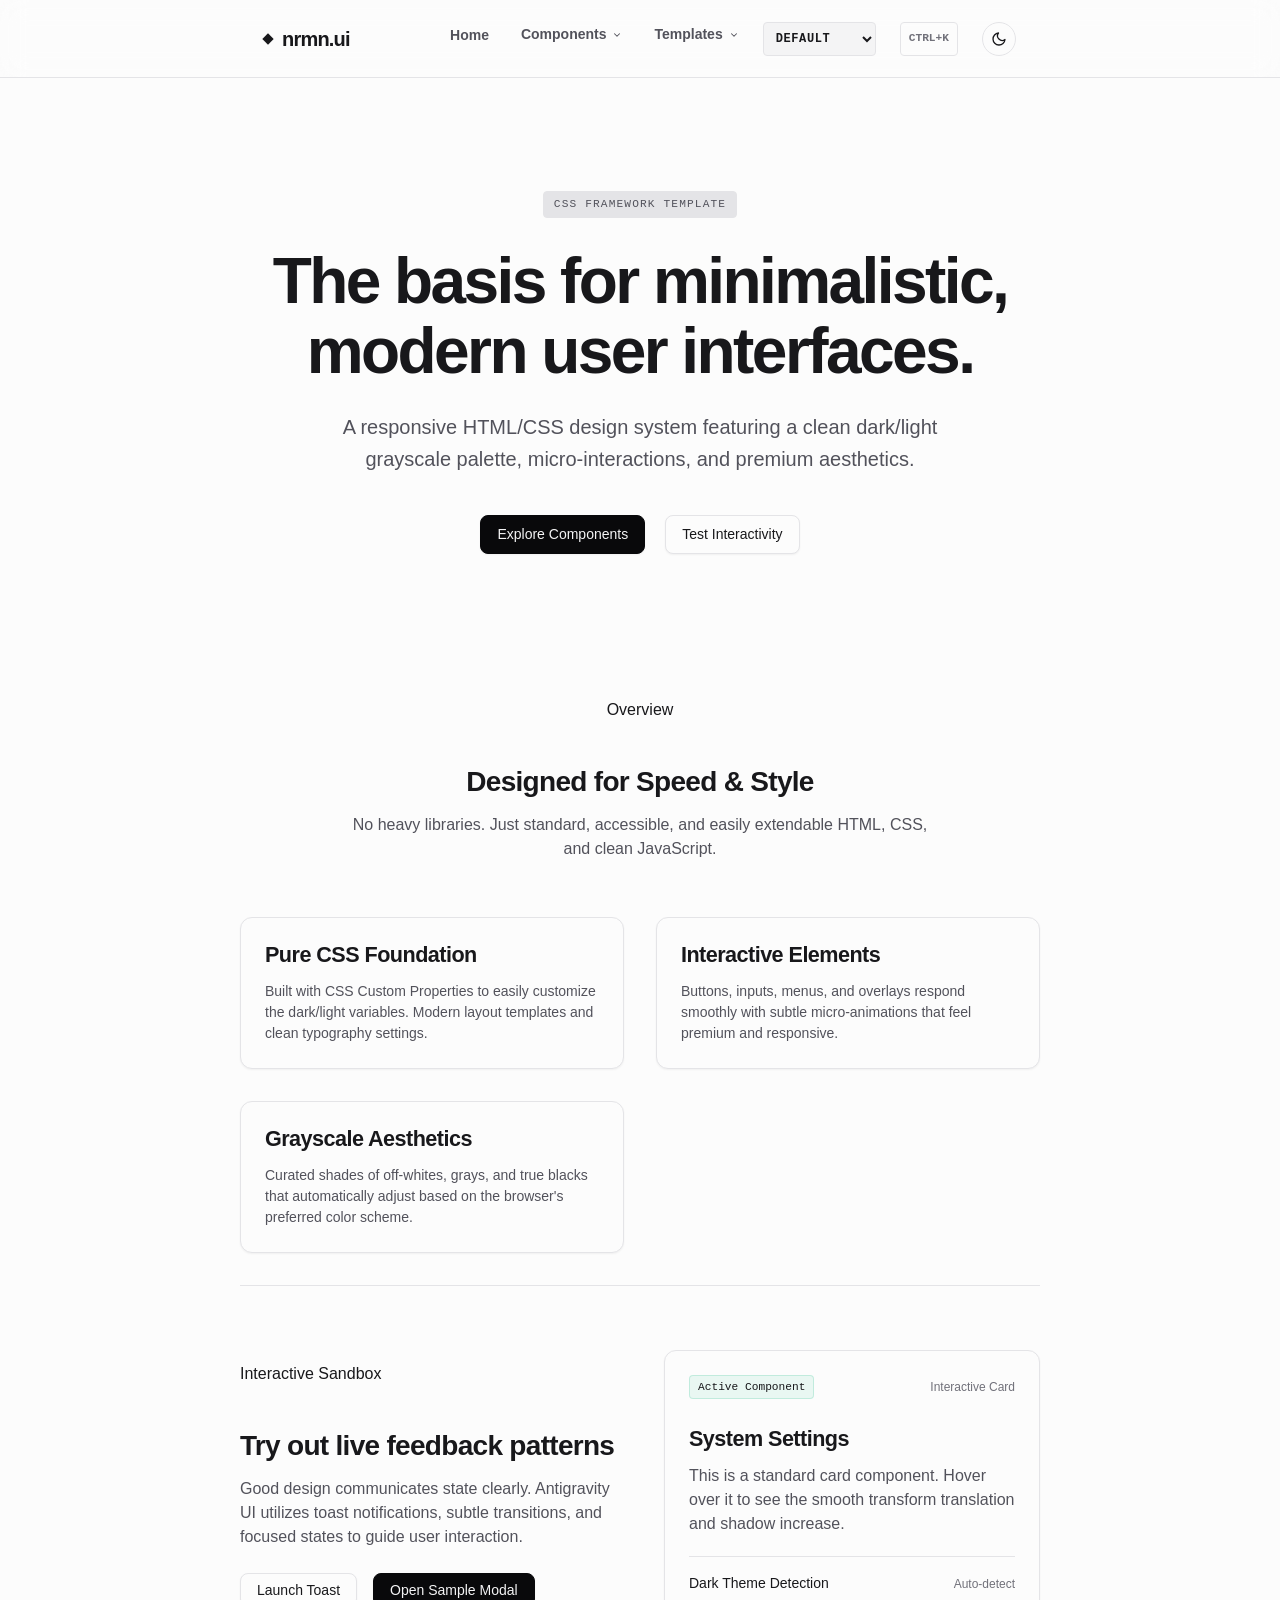
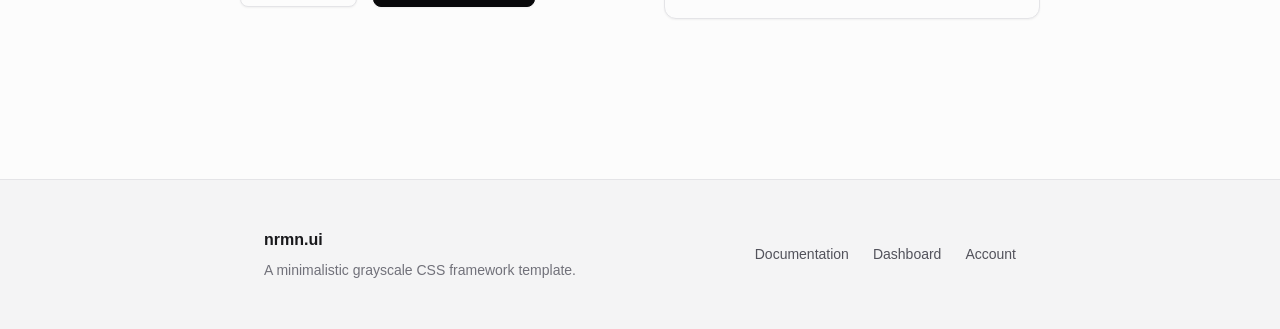
<file: index.html>
<!DOCTYPE html>
<html lang="en">
<head>
  <meta charset="UTF-8">
  <meta name="viewport" content="width=device-width, initial-scale=1.0">
  <title>nrmn.ui - Minimal Design System</title>
  <meta name="description" content="A minimalistic, modern, and interactive grayscale design system and CSS framework template.">
  <link rel="stylesheet" href="style.css">
  <script>
    (function() {
      const savedTheme = localStorage.getItem('theme');
      const systemPrefersDark = window.matchMedia('(prefers-color-scheme: dark)').matches;
      if (savedTheme === 'dark' || (!savedTheme && systemPrefersDark)) {
        document.documentElement.setAttribute('data-theme', 'dark');
      } else {
        document.documentElement.setAttribute('data-theme', 'light');
      }
      
      const savedFont = localStorage.getItem('font');
      if (savedFont && savedFont !== 'default') {
        document.documentElement.setAttribute('data-font', savedFont);
      }
    })();
  </script>
</head>
<body>

  <!-- Sticky Navbar -->
  <header class="navbar">
    <div class="container navbar-container">
      <a href="index.html" class="navbar-brand">
        <span class="navbar-brand-dot"></span>
        <span>nrmn.ui</span>
      </a>
      
      <div class="flex align-center" style="gap: 1.5rem;">
        <nav>
          <ul class="navbar-menu">
            <li><a href="index.html" class="active">Home</a></li>
            <li class="nav-dropdown">
              <a href="#" class="dropdown-trigger">
                <span>Components</span>
                <svg class="chevron" width="10" height="10" viewBox="0 0 24 24" fill="none" stroke="currentColor" stroke-width="2.5" stroke-linecap="round" stroke-linejoin="round">
                  <polyline points="6 9 12 15 18 9"></polyline>
                </svg>
              </a>
              <ul class="dropdown-menu">
                <li><a href="docs.html#typography">Typography</a></li>
                <li><a href="docs.html#buttons">Buttons</a></li>
                <li><a href="docs.html#icons">SVG Icons</a></li>
                <li><a href="docs.html#badges">Badges</a></li>
                <li><a href="docs.html#inputs">Inputs & Selects</a></li>
                <li><a href="docs.html#cards">Cards</a></li>
                <li><a href="docs.html#tabs">Tabs</a></li>
                <li><a href="docs.html#breadcrumbs">Breadcrumbs</a></li>
                <li><a href="docs.html#alerts">Alerts & Dialogs</a></li>
                <li><a href="docs.html#tables">Tables</a></li>
                <li><a href="docs.html#skeletons">Skeleton Loaders</a></li>
                <li><a href="docs.html#widgets">Interactive Widgets</a></li>
                <li><a href="docs.html#preloaders">Preloaders & Loaders</a></li>
              </ul>
            </li>
            <li class="nav-dropdown">
              <a href="#" class="dropdown-trigger">
                <span>Templates</span>
                <svg class="chevron" width="10" height="10" viewBox="0 0 24 24" fill="none" stroke="currentColor" stroke-width="2.5" stroke-linecap="round" stroke-linejoin="round">
                  <polyline points="6 9 12 15 18 9"></polyline>
                </svg>
              </a>
              <ul class="dropdown-menu">
                <li><a href="dashboard.html">Admin Dashboard</a></li>
                <li><a href="auth.html">Sign In / Register</a></li>
                <li><a href="blog.html">Split Blog Post</a></li>
                <li><a href="settings.html">Settings Console</a></li>
              </ul>
            </li>
          </ul>
        </nav>

        <select id="font-switcher" class="select" aria-label="Switch Font" style="width: auto; padding: 0.25rem 1.75rem 0.25rem 0.5rem; font-size: 0.75rem; font-family: var(--font-mono); font-weight: 600; text-transform: uppercase; letter-spacing: 0.05em; border-radius: var(--radius-sm); border: 1px solid var(--border-color); cursor: pointer; height: 34px; line-height: 1.2; background-color: var(--bg-secondary); color: var(--text-primary); transition: border-color var(--transition-fast);">
          <option value="default">Default</option>
          <option value="inter">Inter</option>
          <option value="roboto">Roboto</option>
          <option value="ubuntu">Ubuntu</option>
        </select>

        <span class="command-palette-trigger" style="font-family: var(--font-mono); font-size: 0.7rem; border: 1px solid var(--border-color); padding: 0.25rem 0.5rem; border-radius: var(--radius-sm); color: var(--text-tertiary); cursor: pointer; user-select: none; display: flex; align-items: center; justify-content: center; height: 34px; line-height: 1.2; text-transform: uppercase; font-weight: 600;" title="Search Commands (Ctrl+K)" onclick="document.getElementById('command-palette').classList.add('open'); document.getElementById('command-search-input').focus();">⌘K</span>

        <button id="theme-toggle" class="btn" aria-label="Toggle Theme" style="padding: 0.375rem; line-height: 1; border-radius: 50%; width: 34px; height: 34px; display: inline-flex; align-items: center; justify-content: center; min-width: auto; box-shadow: none;">
          <svg id="theme-toggle-icon" width="16" height="16" viewBox="0 0 24 24" fill="none" stroke="currentColor" stroke-width="2" stroke-linecap="round" stroke-linejoin="round"></svg>
        </button>
        
        <button class="mobile-menu-btn" aria-label="Toggle Menu" aria-expanded="false">
          <svg width="24" height="24" viewBox="0 0 24 24" fill="none" stroke="currentColor" stroke-width="2" stroke-linecap="round" stroke-linejoin="round">
            <line x1="4" y1="12" x2="20" y2="12"></line>
            <line x1="4" y1="6" x2="20" y2="6"></line>
            <line x1="4" y1="18" x2="20" y2="18"></line>
          </svg>
        </button>
      </div>
    </div>
  </header>

  <!-- Hero Section -->
  <section class="hero container">
    <span class="hero-tag">CSS Framework Template</span>
    <h1>The basis for minimalistic, modern user interfaces.</h1>
    <p class="hero-subtitle">A responsive HTML/CSS design system featuring a clean dark/light grayscale palette, micro-interactions, and premium aesthetics.</p>
    <div class="hero-actions">
      <a href="docs.html" class="btn btn-primary">Explore Components</a>
      <button onclick="showToast('Welcome to Antigravity UI! Enjoy the system.')" class="btn">Test Interactivity</button>
    </div>
  </section>

  <!-- Key Features Grid -->
  <main class="container section">
    <div class="text-center mb-6">
      <span class="sub-mono">Overview</span>
      <h2>Designed for Speed & Style</h2>
      <p style="max-width: 600px; margin: 0 auto;">No heavy libraries. Just standard, accessible, and easily extendable HTML, CSS, and clean JavaScript.</p>
    </div>

    <div class="features-grid">
      <!-- Feature 1 -->
      <div class="card">
        <h3>Pure CSS Foundation</h3>
        <p>Built with CSS Custom Properties to easily customize the dark/light variables. Modern layout templates and clean typography settings.</p>
      </div>
      <!-- Feature 2 -->
      <div class="card">
        <h3>Interactive Elements</h3>
        <p>Buttons, inputs, menus, and overlays respond smoothly with subtle micro-animations that feel premium and responsive.</p>
      </div>
      <!-- Feature 3 -->
      <div class="card">
        <h3>Grayscale Aesthetics</h3>
        <p>Curated shades of off-whites, grays, and true blacks that automatically adjust based on the browser's preferred color scheme.</p>
      </div>
    </div>

    <hr>

    <!-- Interactive Snippet Showcase -->
    <div class="grid" style="grid-template-columns: repeat(auto-fit, minmax(300px, 1fr)); gap: 3rem; margin-top: 4rem; align-items: center;">
      <div>
        <span class="sub-mono">Interactive Sandbox</span>
        <h2>Try out live feedback patterns</h2>
        <p>Good design communicates state clearly. Antigravity UI utilizes toast notifications, subtle transitions, and focused states to guide user interaction.</p>
        <div class="flex" style="gap: 1rem; margin-top: 1.5rem;">
          <button onclick="showToast('Success! Data saved.')" class="btn">Launch Toast</button>
          <button data-modal-target="showcase-modal" class="btn btn-primary">Open Sample Modal</button>
        </div>
      </div>
      <div>
        <div class="card">
          <div class="flex justify-between align-center mb-4">
            <span class="badge badge-success">Active Component</span>
            <span style="font-size: 0.75rem; color: var(--text-tertiary);">Interactive Card</span>
          </div>
          <h3>System Settings</h3>
          <p>This is a standard card component. Hover over it to see the smooth transform translation and shadow increase.</p>
          <hr style="margin: 1rem 0;">
          <div class="flex justify-between align-center">
            <span style="font-size: 0.875rem; font-weight: 500;">Dark Theme Detection</span>
            <span style="font-size: 0.75rem; color: var(--text-tertiary);">Auto-detect</span>
          </div>
        </div>
      </div>
    </div>
  </main>

  <!-- Sample Modal for Showcase -->
  <div class="modal-overlay" id="showcase-modal">
    <div class="modal-content">
      <button class="modal-close" data-modal-close>&times;</button>
      <span class="sub-mono">Core Dialog</span>
      <h3>Sample Interactive Modal</h3>
      <p>This modal includes a smooth scale transition and locks background scrolling while open. Press ESC or click the background to close.</p>
      <div class="flex" style="gap: 1rem; justify-content: flex-end; margin-top: 2rem;">
        <button class="btn" data-modal-close>Cancel</button>
        <button class="btn btn-primary" onclick="showToast('Action Confirmed!'); closeModal(document.getElementById('showcase-modal'))">Confirm Action</button>
      </div>
    </div>
  </div>

  <!-- Footer -->
  <footer style="border-top: 1px solid var(--border-color); padding: 3rem 0; margin-top: 6rem; background-color: var(--bg-secondary);">
    <div class="container flex justify-between align-center" style="flex-wrap: wrap; gap: 1.5rem;">
      <div>
        <span style="font-weight: 700; color: var(--text-primary);">nrmn.ui</span>
        <p style="margin: 0.5rem 0 0 0; font-size: 0.875rem; color: var(--text-tertiary);">A minimalistic grayscale CSS framework template.</p>
      </div>
      <div class="flex" style="gap: 1.5rem;">
        <a href="docs.html" style="font-size: 0.875rem; text-decoration: none; color: var(--text-secondary);">Documentation</a>
        <a href="dashboard.html" style="font-size: 0.875rem; text-decoration: none; color: var(--text-secondary);">Dashboard</a>
        <a href="auth.html" style="font-size: 0.875rem; text-decoration: none; color: var(--text-secondary);">Account</a>
      </div>
    </div>
  </footer>

  <!-- Command Palette Modal -->
  <div class="command-palette-overlay" id="command-palette">
    <div class="command-palette-content">
      <div class="command-palette-search-wrapper">
        <div class="command-palette-search-icon">
          <svg width="18" height="18" viewBox="0 0 24 24" fill="none" stroke="currentColor" stroke-width="2.5" stroke-linecap="round" stroke-linejoin="round">
            <circle cx="11" cy="11" r="8"></circle>
            <line x1="21" y1="21" x2="16.65" y2="16.65"></line>
          </svg>
        </div>
        <input type="text" id="command-search-input" class="command-palette-input" placeholder="Search pages, components or controls..." autocomplete="off">
      </div>
      
      <ul class="command-palette-list" id="command-palette-list"></ul>
      
      <div class="command-palette-footer">
        <div class="command-palette-footer-keys">
          <span>Navigate: <span class="command-palette-key">↑</span> <span class="command-palette-key">↓</span></span>
          <span style="margin-left: 1rem;">Select: <span class="command-palette-key">Enter</span></span>
        </div>
        <div>
          <span>Close: <span class="command-palette-key">Esc</span></span>
        </div>
      </div>
    </div>
  </div>

  <script src="main.js"></script>
</body>
</html>
</file>
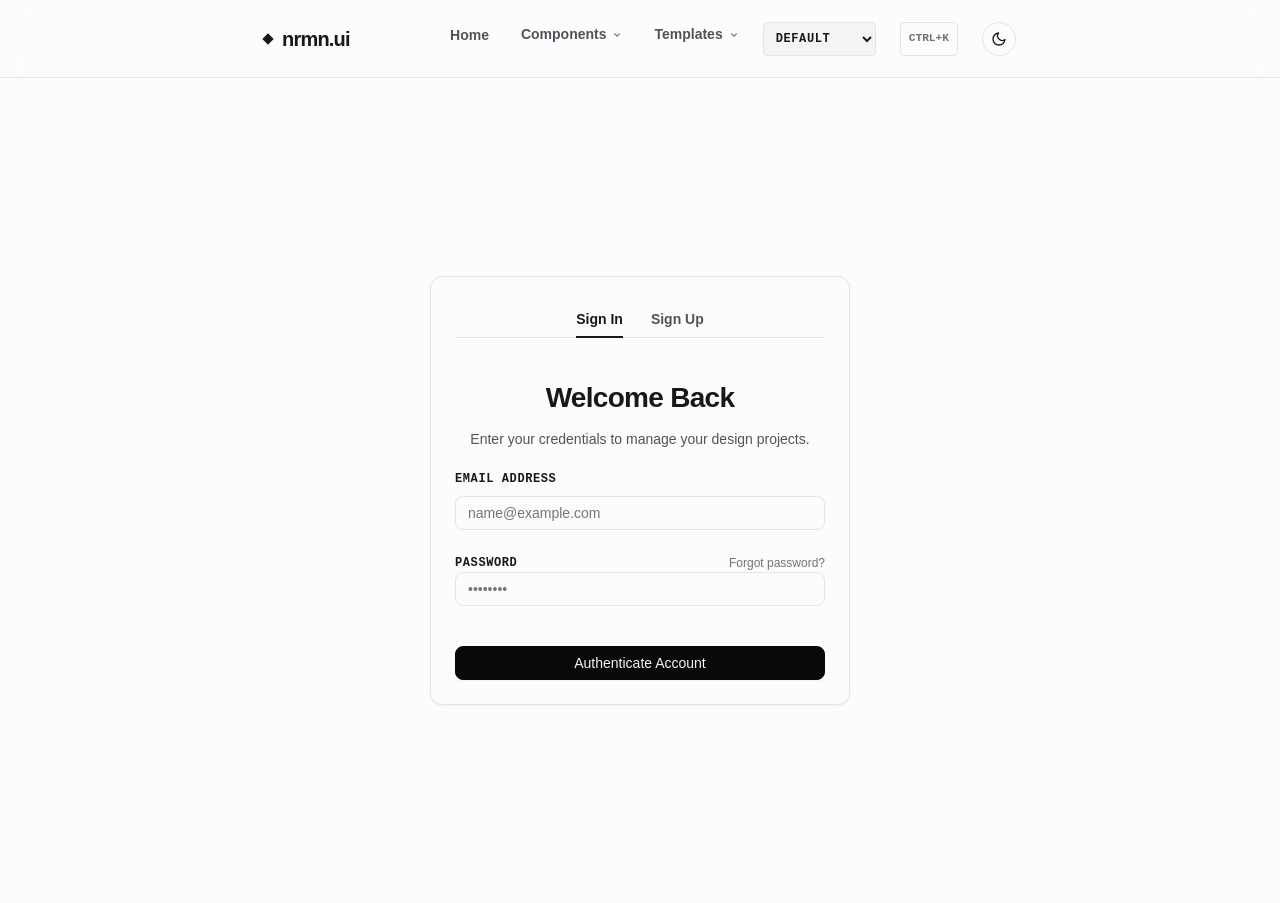
<file: auth.html>
<!DOCTYPE html>
<html lang="en">
<head>
  <meta charset="UTF-8">
  <meta name="viewport" content="width=device-width, initial-scale=1.0">
  <title>Sign In - nrmn.ui</title>
  <meta name="description" content="Secure login and account creation portal styled with the nrmn.ui design system.">
  <link rel="stylesheet" href="style.css">
  <script>
    (function() {
      const savedTheme = localStorage.getItem('theme');
      const systemPrefersDark = window.matchMedia('(prefers-color-scheme: dark)').matches;
      if (savedTheme === 'dark' || (!savedTheme && systemPrefersDark)) {
        document.documentElement.setAttribute('data-theme', 'dark');
      } else {
        document.documentElement.setAttribute('data-theme', 'light');
      }
      
      const savedFont = localStorage.getItem('font');
      if (savedFont && savedFont !== 'default') {
        document.documentElement.setAttribute('data-font', savedFont);
      }
    })();
  </script>
</head>
<body>

  <!-- Sticky Navbar -->
  <header class="navbar">
    <div class="container navbar-container">
      <a href="index.html" class="navbar-brand">
        <span class="navbar-brand-dot"></span>
        <span>nrmn.ui</span>
      </a>
      
      <div class="flex align-center" style="gap: 1.5rem;">
        <nav>
          <ul class="navbar-menu">
            <li><a href="index.html">Home</a></li>
            <li class="nav-dropdown">
              <a href="#" class="dropdown-trigger">
                <span>Components</span>
                <svg class="chevron" width="10" height="10" viewBox="0 0 24 24" fill="none" stroke="currentColor" stroke-width="2.5" stroke-linecap="round" stroke-linejoin="round">
                  <polyline points="6 9 12 15 18 9"></polyline>
                </svg>
              </a>
              <ul class="dropdown-menu">
                <li><a href="docs.html#typography">Typography</a></li>
                <li><a href="docs.html#buttons">Buttons</a></li>
                <li><a href="docs.html#icons">SVG Icons</a></li>
                <li><a href="docs.html#badges">Badges</a></li>
                <li><a href="docs.html#inputs">Inputs & Selects</a></li>
                <li><a href="docs.html#cards">Cards</a></li>
                <li><a href="docs.html#tabs">Tabs</a></li>
                <li><a href="docs.html#breadcrumbs">Breadcrumbs</a></li>
                <li><a href="docs.html#alerts">Alerts & Dialogs</a></li>
                <li><a href="docs.html#tables">Tables</a></li>
                <li><a href="docs.html#skeletons">Skeleton Loaders</a></li>
                <li><a href="docs.html#widgets">Interactive Widgets</a></li>
                <li><a href="docs.html#preloaders">Preloaders & Loaders</a></li>
              </ul>
            </li>
            <li class="nav-dropdown">
              <a href="#" class="dropdown-trigger">
                <span>Templates</span>
                <svg class="chevron" width="10" height="10" viewBox="0 0 24 24" fill="none" stroke="currentColor" stroke-width="2.5" stroke-linecap="round" stroke-linejoin="round">
                  <polyline points="6 9 12 15 18 9"></polyline>
                </svg>
              </a>
              <ul class="dropdown-menu">
                <li><a href="dashboard.html">Admin Dashboard</a></li>
                <li><a href="auth.html">Sign In / Register</a></li>
                <li><a href="blog.html">Split Blog Post</a></li>
                <li><a href="settings.html">Settings Console</a></li>
              </ul>
            </li>
          </ul>
        </nav>

        <select id="font-switcher" class="select" aria-label="Switch Font" style="width: auto; padding: 0.25rem 1.75rem 0.25rem 0.5rem; font-size: 0.75rem; font-family: var(--font-mono); font-weight: 600; text-transform: uppercase; letter-spacing: 0.05em; border-radius: var(--radius-sm); border: 1px solid var(--border-color); cursor: pointer; height: 34px; line-height: 1.2; background-color: var(--bg-secondary); color: var(--text-primary); transition: border-color var(--transition-fast);">
          <option value="default">Default</option>
          <option value="inter">Inter</option>
          <option value="roboto">Roboto</option>
          <option value="ubuntu">Ubuntu</option>
        </select>

        <span class="command-palette-trigger" style="font-family: var(--font-mono); font-size: 0.7rem; border: 1px solid var(--border-color); padding: 0.25rem 0.5rem; border-radius: var(--radius-sm); color: var(--text-tertiary); cursor: pointer; user-select: none; display: flex; align-items: center; justify-content: center; height: 34px; line-height: 1.2; text-transform: uppercase; font-weight: 600;" title="Search Commands (Ctrl+K)" onclick="document.getElementById('command-palette').classList.add('open'); document.getElementById('command-search-input').focus();">⌘K</span>

        <button id="theme-toggle" class="btn" aria-label="Toggle Theme" style="padding: 0.375rem; line-height: 1; border-radius: 50%; width: 34px; height: 34px; display: inline-flex; align-items: center; justify-content: center; min-width: auto; box-shadow: none;">
          <svg id="theme-toggle-icon" width="16" height="16" viewBox="0 0 24 24" fill="none" stroke="currentColor" stroke-width="2" stroke-linecap="round" stroke-linejoin="round"></svg>
        </button>
        
        <button class="mobile-menu-btn" aria-label="Toggle Menu" aria-expanded="false">
          <svg width="24" height="24" viewBox="0 0 24 24" fill="none" stroke="currentColor" stroke-width="2" stroke-linecap="round" stroke-linejoin="round">
            <line x1="4" y1="12" x2="20" y2="12"></line>
            <line x1="4" y1="6" x2="20" y2="6"></line>
            <line x1="4" y1="18" x2="20" y2="18"></line>
          </svg>
        </button>
      </div>
    </div>
  </header>

  <!-- Auth Layout Wrapper -->
  <div class="auth-wrapper">
    <div class="card auth-card">
      <div class="tab-container" style="margin: 0;">
        <div class="tab-buttons" style="justify-content: center; margin-bottom: 1.5rem;">
          <button class="tab-btn active" data-tab="login">Sign In</button>
          <button class="tab-btn" data-tab="register">Sign Up</button>
        </div>

        <!-- Login Form Panel -->
        <div class="tab-panel active" data-tab="login">
          <div class="text-center mb-4">
            <h2>Welcome Back</h2>
            <p style="font-size: 0.875rem;">Enter your credentials to manage your design projects.</p>
          </div>

          <form id="login-form">
            <div class="form-group">
              <label class="form-label" for="login-email">Email Address</label>
              <input type="email" class="input" id="login-email" placeholder="name@example.com" required>
            </div>
            
            <div class="form-group">
              <div class="flex justify-between align-center mb-1">
                <label class="form-label" for="login-password" style="margin-bottom: 0;">Password</label>
                <a href="#" onclick="showToast('Reset password link dispatched!')" style="font-size: 0.75rem; color: var(--text-tertiary); text-decoration: none;">Forgot password?</a>
              </div>
              <input type="password" class="input" id="login-password" placeholder="••••••••" required>
            </div>

            <button type="submit" class="btn btn-primary w-full" style="margin-top: 1rem;">Authenticate Account</button>
          </form>
        </div>

        <!-- Register Form Panel -->
        <div class="tab-panel" data-tab="register">
          <div class="text-center mb-4">
            <h2>Create Account</h2>
            <p style="font-size: 0.875rem;">Get started with our lightweight design framework.</p>
          </div>

          <form id="register-form">
            <div class="form-group">
              <label class="form-label" for="reg-name">Full Name</label>
              <input type="text" class="input" id="reg-name" placeholder="Ada Lovelace" required>
            </div>

            <div class="form-group">
              <label class="form-label" for="reg-email">Email Address</label>
              <input type="email" class="input" id="reg-email" placeholder="name@example.com" required>
            </div>
            
            <div class="form-group">
              <label class="form-label" for="reg-password">Password</label>
              <input type="password" class="input" id="reg-password" placeholder="Min. 8 characters" minlength="8" required>
            </div>

            <button type="submit" class="btn btn-primary w-full" style="margin-top: 1rem;">Register Credentials</button>
          </form>
        </div>
      </div>
    </div>
  </div>

  <!-- Command Palette Modal -->
  <div class="command-palette-overlay" id="command-palette">
    <div class="command-palette-content">
      <div class="command-palette-search-wrapper">
        <div class="command-palette-search-icon">
          <svg width="18" height="18" viewBox="0 0 24 24" fill="none" stroke="currentColor" stroke-width="2.5" stroke-linecap="round" stroke-linejoin="round">
            <circle cx="11" cy="11" r="8"></circle>
            <line x1="21" y1="21" x2="16.65" y2="16.65"></line>
          </svg>
        </div>
        <input type="text" id="command-search-input" class="command-palette-input" placeholder="Search pages, components or controls..." autocomplete="off">
      </div>
      
      <ul class="command-palette-list" id="command-palette-list"></ul>
      
      <div class="command-palette-footer">
        <div class="command-palette-footer-keys">
          <span>Navigate: <span class="command-palette-key">↑</span> <span class="command-palette-key">↓</span></span>
          <span style="margin-left: 1rem;">Select: <span class="command-palette-key">Enter</span></span>
        </div>
        <div>
          <span>Close: <span class="command-palette-key">Esc</span></span>
        </div>
      </div>
    </div>
  </div>

  <script src="main.js"></script>
</body>
</html>
</file>
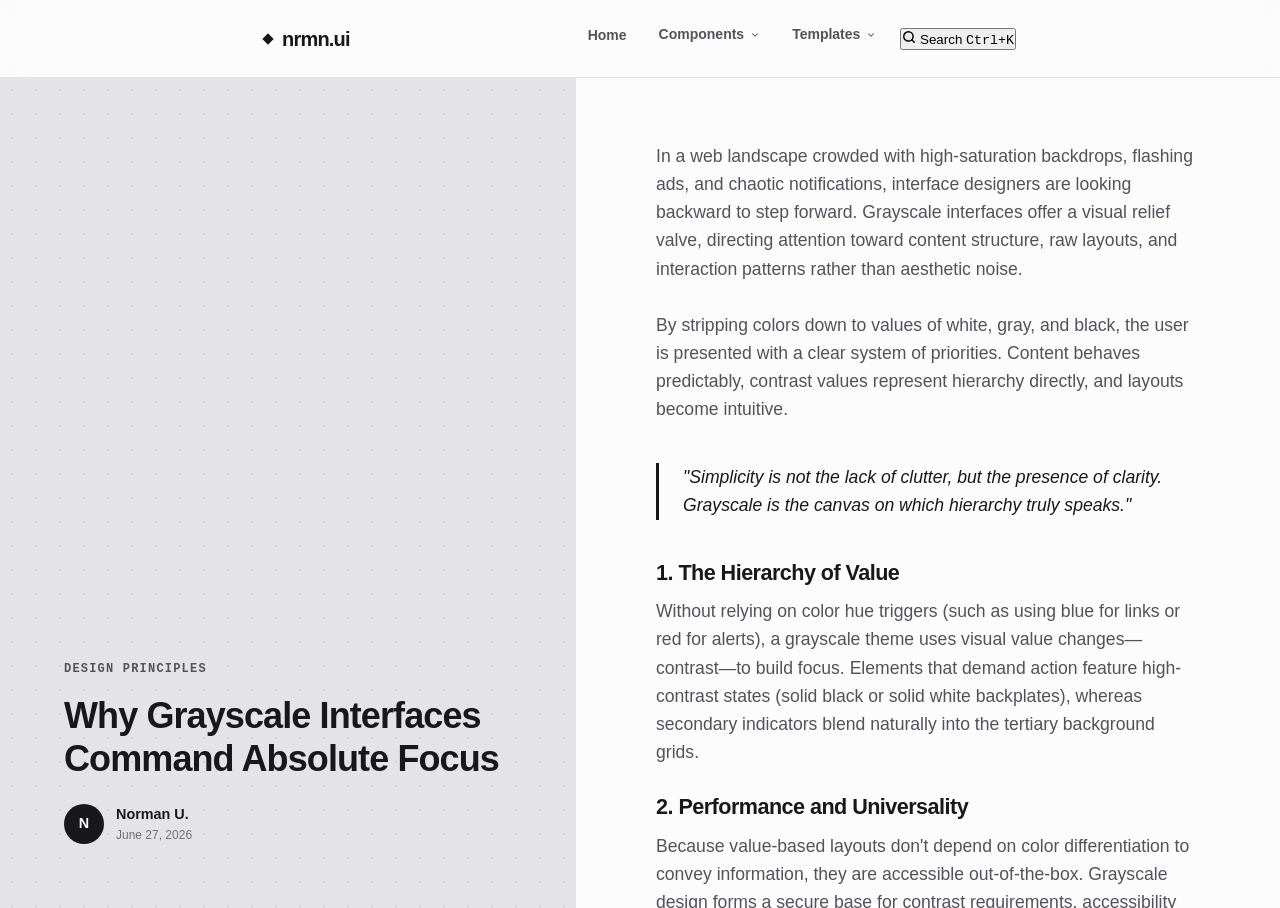
<file: blog.html>
<!DOCTYPE html>
<html lang="en">
<head>
  <meta charset="UTF-8">
  <meta name="viewport" content="width=device-width, initial-scale=1.0">
  <title>Blog Post - nrmn.ui</title>
  <meta name="description" content="Split-screen article template built with nrmn.ui layout patterns.">
  <link rel="stylesheet" href="style.css">
  <script>
    (function() {
      const savedTheme = localStorage.getItem('theme');
      const systemPrefersDark = window.matchMedia('(prefers-color-scheme: dark)').matches;
      if (savedTheme === 'dark' || (!savedTheme && systemPrefersDark)) {
        document.documentElement.setAttribute('data-theme', 'dark');
      } else {
        document.documentElement.setAttribute('data-theme', 'light');
      }
      
      const savedFont = localStorage.getItem('font');
      if (savedFont && savedFont !== 'default') {
        document.documentElement.setAttribute('data-font', savedFont);
      }
    })();
  </script>
  <style>
    .blog-split-container {
      display: grid;
      grid-template-columns: 1fr;
      min-height: calc(100vh - 70px);
    }
    
    @media (min-width: 992px) {
      .blog-split-container {
        grid-template-columns: 45% 55%;
        height: calc(100vh - 70px);
        overflow: hidden;
      }
    }
    
    .blog-visual-pane {
      background: linear-gradient(135deg, var(--bg-tertiary) 0%, var(--border-color) 100%);
      padding: 3rem 2rem;
      display: flex;
      flex-direction: column;
      justify-content: flex-end;
      position: relative;
      overflow: hidden;
      border-bottom: 1px solid var(--border-color);
    }
    
    @media (min-width: 992px) {
      .blog-visual-pane {
        padding: 4rem;
        border-bottom: none;
        border-right: 1px solid var(--border-color);
      }
    }
    
    .blog-visual-pane::before {
      content: "";
      position: absolute;
      top: 0; left: 0; right: 0; bottom: 0;
      background-image: radial-gradient(var(--text-tertiary) 1px, transparent 1px);
      background-size: 24px 24px;
      opacity: 0.15;
    }
    
    .blog-text-pane {
      padding: 3rem 2rem;
      overflow-y: auto;
    }
    
    @media (min-width: 992px) {
      .blog-text-pane {
        padding: 4rem 5rem;
      }
    }
    
    .blog-meta-tag {
      display: inline-block;
      text-transform: uppercase;
      font-family: var(--font-mono);
      font-size: 0.75rem;
      font-weight: 700;
      letter-spacing: 0.1em;
      color: var(--text-secondary);
      margin-bottom: 1rem;
    }
    
    .blog-visual-pane h1 {
      margin: 0 0 1.5rem 0;
      line-height: 1.2;
      z-index: 2;
    }
    
    .blog-author {
      display: flex;
      align-items: center;
      gap: 0.75rem;
      z-index: 2;
    }
    
    .blog-avatar {
      width: 40px;
      height: 40px;
      border-radius: 50%;
      background-color: var(--text-primary);
      color: var(--bg-primary);
      display: flex;
      align-items: center;
      justify-content: center;
      font-weight: bold;
      font-size: 0.9rem;
    }
    
    .blog-content {
      font-size: 1.1rem;
      line-height: 1.6;
      color: var(--text-secondary);
    }
    
    .blog-content p {
      margin-bottom: 1.75rem;
    }
    
    .blog-blockquote {
      border-left: 3px solid var(--text-primary);
      padding-left: 1.5rem;
      margin: 2.5rem 0;
      font-style: italic;
      color: var(--text-primary);
    }
  </style>
</head>
<body>

  <!-- Sticky Navbar -->
  <header class="navbar">
    <div class="container navbar-container">
      <a href="index.html" class="navbar-brand">
        <span class="navbar-brand-dot"></span>
        <span>nrmn.ui</span>
      </a>
      
      <div class="flex align-center" style="gap: 1.5rem;">
        <nav>
          <ul class="navbar-menu">
            <li><a href="index.html">Home</a></li>
            <li class="nav-dropdown">
              <a href="#" class="dropdown-trigger">
                <span>Components</span>
                <svg class="chevron" width="10" height="10" viewBox="0 0 24 24" fill="none" stroke="currentColor" stroke-width="2.5" stroke-linecap="round" stroke-linejoin="round">
                  <polyline points="6 9 12 15 18 9"></polyline>
                </svg>
              </a>
              <ul class="dropdown-menu">
                <li><a href="docs.html#typography">Typography</a></li>
                <li><a href="docs.html#buttons">Buttons</a></li>
                <li><a href="docs.html#icons">SVG Icons</a></li>
                <li><a href="docs.html#badges">Badges</a></li>
                <li><a href="docs.html#inputs">Inputs & Selects</a></li>
                <li><a href="docs.html#cards">Cards</a></li>
                <li><a href="docs.html#tabs">Tabs</a></li>
                <li><a href="docs.html#breadcrumbs">Breadcrumbs</a></li>
                <li><a href="docs.html#alerts">Alerts & Dialogs</a></li>
                <li><a href="docs.html#tables">Tables</a></li>
                <li><a href="docs.html#skeletons">Skeleton Loaders</a></li>
                <li><a href="docs.html#widgets">Interactive Widgets</a></li>
                <li><a href="docs.html#preloaders">Preloaders & Loaders</a></li>
              </ul>
            </li>
            <li class="nav-dropdown">
              <a href="#" class="dropdown-trigger">
                <span>Templates</span>
                <svg class="chevron" width="10" height="10" viewBox="0 0 24 24" fill="none" stroke="currentColor" stroke-width="2.5" stroke-linecap="round" stroke-linejoin="round">
                  <polyline points="6 9 12 15 18 9"></polyline>
                </svg>
              </a>
              <ul class="dropdown-menu">
                <li><a href="dashboard.html">Admin Dashboard</a></li>
                <li><a href="auth.html">Sign In / Register</a></li>
                <li><a href="blog.html">Split Blog Post</a></li>
                <li><a href="settings.html">Settings Console</a></li>
              </ul>
            </li>
          </ul>
        </nav>
        
        <!-- Palette Search Trigger -->
        <button class="palette-trigger-btn" id="global-palette-btn" aria-label="Open Command Palette">
          <span class="palette-trigger-icon">
            <svg width="14" height="14" viewBox="0 0 24 24" fill="none" stroke="currentColor" stroke-width="2.5" stroke-linecap="round" stroke-linejoin="round">
              <circle cx="11" cy="11" r="8"></circle>
              <line x1="21" y1="21" x2="16.65" y2="16.65"></line>
            </svg>
          </span>
          <span class="palette-trigger-text">Search</span>
          <kbd class="palette-trigger-key" id="os-palette-key">Ctrl+K</kbd>
        </button>
      </div>
    </div>
  </header>

  <!-- Split Screen Layout -->
  <div class="blog-split-container">
    
    <!-- Left Visual Panel -->
    <div class="blog-visual-pane">
      <span class="blog-meta-tag">Design Principles</span>
      <h1>Why Grayscale Interfaces Command Absolute Focus</h1>
      
      <div class="blog-author">
        <div class="blog-avatar">N</div>
        <div>
          <div style="font-weight: 600; font-size: 0.9rem; color: var(--text-primary);">Norman U.</div>
          <div style="font-size: 0.75rem; color: var(--text-tertiary);">June 27, 2026</div>
        </div>
      </div>
    </div>
    
    <!-- Right Scrollable Content -->
    <div class="blog-text-pane">
      <div class="blog-content">
        <p>In a web landscape crowded with high-saturation backdrops, flashing ads, and chaotic notifications, interface designers are looking backward to step forward. Grayscale interfaces offer a visual relief valve, directing attention toward content structure, raw layouts, and interaction patterns rather than aesthetic noise.</p>
        
        <p>By stripping colors down to values of white, gray, and black, the user is presented with a clear system of priorities. Content behaves predictably, contrast values represent hierarchy directly, and layouts become intuitive.</p>
        
        <div class="blog-blockquote">
          "Simplicity is not the lack of clutter, but the presence of clarity. Grayscale is the canvas on which hierarchy truly speaks."
        </div>
        
        <h3>1. The Hierarchy of Value</h3>
        <p>Without relying on color hue triggers (such as using blue for links or red for alerts), a grayscale theme uses visual value changes—contrast—to build focus. Elements that demand action feature high-contrast states (solid black or solid white backplates), whereas secondary indicators blend naturally into the tertiary background grids.</p>
        
        <h3>2. Performance and Universality</h3>
        <p>Because value-based layouts don't depend on color differentiation to convey information, they are accessible out-of-the-box. Grayscale design forms a secure base for contrast requirements, accessibility guidelines, and dark mode adaptations.</p>
        
        <p>Furthermore, removing complex brand imagery color assets speeds up render frames and streamlines layout computations.</p>
        
        <div class="flex" style="gap: 1rem; margin-top: 3rem;">
          <a href="index.html" class="btn btn-icon">
            <svg class="icon" viewBox="0 0 24 24"><line x1="19" y1="12" x2="5" y2="12"></line><polyline points="12 19 5 12 12 5"></polyline></svg>
            <span>Back Home</span>
          </a>
          <button class="btn btn-primary btn-icon" onclick="showToast('Article shared successfully!')">
            <svg class="icon" viewBox="0 0 24 24"><circle cx="18" cy="5" r="3"></circle><circle cx="6" cy="12" r="3"></circle><circle cx="18" cy="19" r="3"></circle><line x1="8.59" y1="13.51" x2="15.42" y2="17.49"></line><line x1="15.41" y1="6.51" x2="8.59" y2="10.49"></line></svg>
            <span>Share Article</span>
          </button>
        </div>
      </div>
    </div>
    
  </div>

  <!-- Command Palette Modal -->
  <div class="command-palette-overlay" id="command-palette">
    <div class="command-palette-content">
      <div class="command-palette-search-wrapper">
        <div class="command-palette-search-icon">
          <svg width="18" height="18" viewBox="0 0 24 24" fill="none" stroke="currentColor" stroke-width="2.5" stroke-linecap="round" stroke-linejoin="round">
            <circle cx="11" cy="11" r="8"></circle>
            <line x1="21" y1="21" x2="16.65" y2="16.65"></line>
          </svg>
        </div>
        <input type="text" id="command-search-input" class="command-palette-input" placeholder="Search pages, components or controls..." autocomplete="off">
      </div>
      <ul class="command-palette-list" id="command-palette-list"></ul>
      <div class="command-palette-footer">
        <div class="command-palette-footer-keys">
          <span>Navigate: <span class="command-palette-key">↑</span> <span class="command-palette-key">↓</span></span>
          <span style="margin-left: 1rem;">Select: <span class="command-palette-key">Enter</span></span>
        </div>
        <div>
          <span>Close: <span class="command-palette-key">Esc</span></span>
        </div>
      </div>
    </div>
  </div>

  <script src="main.js"></script>
</body>
</html>
</file>
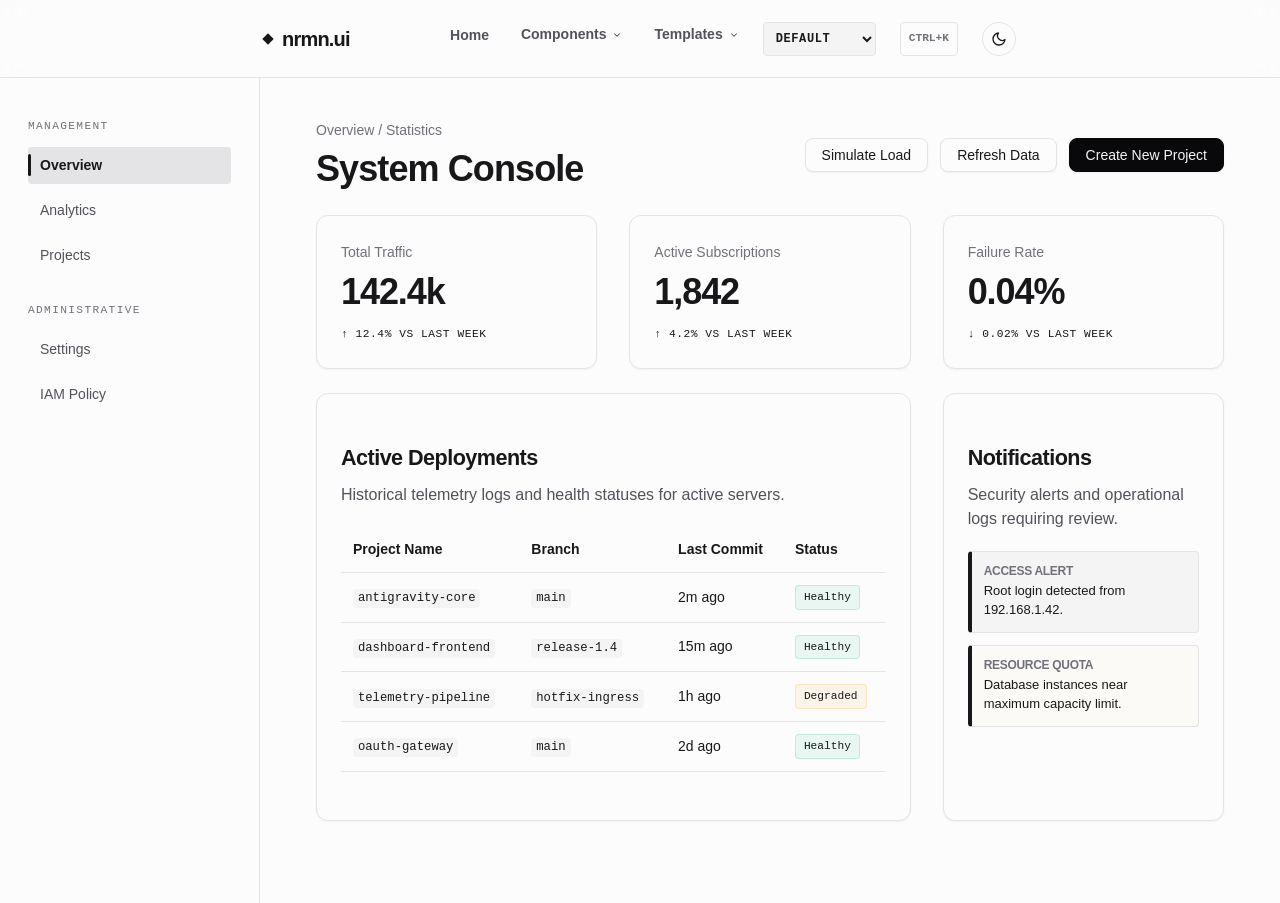
<file: dashboard.html>
<!DOCTYPE html>
<html lang="en">
<head>
  <meta charset="UTF-8">
  <meta name="viewport" content="width=device-width, initial-scale=1.0">
  <title>Dashboard - nrmn.ui</title>
  <meta name="description" content="Dashboard grid layout showcase using the nrmn.ui CSS base.">
  <link rel="stylesheet" href="style.css">
  <script>
    (function() {
      const savedTheme = localStorage.getItem('theme');
      const systemPrefersDark = window.matchMedia('(prefers-color-scheme: dark)').matches;
      if (savedTheme === 'dark' || (!savedTheme && systemPrefersDark)) {
        document.documentElement.setAttribute('data-theme', 'dark');
      } else {
        document.documentElement.setAttribute('data-theme', 'light');
      }
      
      const savedFont = localStorage.getItem('font');
      if (savedFont && savedFont !== 'default') {
        document.documentElement.setAttribute('data-font', savedFont);
      }
    })();
  </script>
</head>
<body>

  <!-- Sticky Navbar -->
  <header class="navbar">
    <div class="container navbar-container">
      <a href="index.html" class="navbar-brand">
        <span class="navbar-brand-dot"></span>
        <span>nrmn.ui</span>
      </a>
      
      <div class="flex align-center" style="gap: 1.5rem;">
        <nav>
          <ul class="navbar-menu">
            <li><a href="index.html">Home</a></li>
            <li class="nav-dropdown">
              <a href="#" class="dropdown-trigger">
                <span>Components</span>
                <svg class="chevron" width="10" height="10" viewBox="0 0 24 24" fill="none" stroke="currentColor" stroke-width="2.5" stroke-linecap="round" stroke-linejoin="round">
                  <polyline points="6 9 12 15 18 9"></polyline>
                </svg>
              </a>
              <ul class="dropdown-menu">
                <li><a href="docs.html#typography">Typography</a></li>
                <li><a href="docs.html#buttons">Buttons</a></li>
                <li><a href="docs.html#icons">SVG Icons</a></li>
                <li><a href="docs.html#badges">Badges</a></li>
                <li><a href="docs.html#inputs">Inputs & Selects</a></li>
                <li><a href="docs.html#cards">Cards</a></li>
                <li><a href="docs.html#tabs">Tabs</a></li>
                <li><a href="docs.html#breadcrumbs">Breadcrumbs</a></li>
                <li><a href="docs.html#alerts">Alerts & Dialogs</a></li>
                <li><a href="docs.html#tables">Tables</a></li>
                <li><a href="docs.html#skeletons">Skeleton Loaders</a></li>
                <li><a href="docs.html#widgets">Interactive Widgets</a></li>
                <li><a href="docs.html#preloaders">Preloaders & Loaders</a></li>
              </ul>
            </li>
            <li class="nav-dropdown">
              <a href="#" class="dropdown-trigger">
                <span>Templates</span>
                <svg class="chevron" width="10" height="10" viewBox="0 0 24 24" fill="none" stroke="currentColor" stroke-width="2.5" stroke-linecap="round" stroke-linejoin="round">
                  <polyline points="6 9 12 15 18 9"></polyline>
                </svg>
              </a>
              <ul class="dropdown-menu">
                <li><a href="dashboard.html">Admin Dashboard</a></li>
                <li><a href="auth.html">Sign In / Register</a></li>
                <li><a href="blog.html">Split Blog Post</a></li>
                <li><a href="settings.html">Settings Console</a></li>
              </ul>
            </li>
          </ul>
        </nav>

        <select id="font-switcher" class="select" aria-label="Switch Font" style="width: auto; padding: 0.25rem 1.75rem 0.25rem 0.5rem; font-size: 0.75rem; font-family: var(--font-mono); font-weight: 600; text-transform: uppercase; letter-spacing: 0.05em; border-radius: var(--radius-sm); border: 1px solid var(--border-color); cursor: pointer; height: 34px; line-height: 1.2; background-color: var(--bg-secondary); color: var(--text-primary); transition: border-color var(--transition-fast);">
          <option value="default">Default</option>
          <option value="inter">Inter</option>
          <option value="roboto">Roboto</option>
          <option value="ubuntu">Ubuntu</option>
        </select>

        <span class="command-palette-trigger" style="font-family: var(--font-mono); font-size: 0.7rem; border: 1px solid var(--border-color); padding: 0.25rem 0.5rem; border-radius: var(--radius-sm); color: var(--text-tertiary); cursor: pointer; user-select: none; display: flex; align-items: center; justify-content: center; height: 34px; line-height: 1.2; text-transform: uppercase; font-weight: 600;" title="Search Commands (Ctrl+K)" onclick="document.getElementById('command-palette').classList.add('open'); document.getElementById('command-search-input').focus();">⌘K</span>

        <button id="theme-toggle" class="btn" aria-label="Toggle Theme" style="padding: 0.375rem; line-height: 1; border-radius: 50%; width: 34px; height: 34px; display: inline-flex; align-items: center; justify-content: center; min-width: auto; box-shadow: none;">
          <svg id="theme-toggle-icon" width="16" height="16" viewBox="0 0 24 24" fill="none" stroke="currentColor" stroke-width="2" stroke-linecap="round" stroke-linejoin="round"></svg>
        </button>
        
        <button class="mobile-menu-btn" aria-label="Toggle Menu" aria-expanded="false">
          <svg width="24" height="24" viewBox="0 0 24 24" fill="none" stroke="currentColor" stroke-width="2" stroke-linecap="round" stroke-linejoin="round">
            <line x1="4" y1="12" x2="20" y2="12"></line>
            <line x1="4" y1="6" x2="20" y2="6"></line>
            <line x1="4" y1="18" x2="20" y2="18"></line>
          </svg>
        </button>
      </div>
    </div>
  </header>

  <!-- Sidebar + Main Area Grid -->
  <div class="sidebar-layout">
    <!-- Navigation Sidebar -->
    <aside class="sidebar">
      <ul class="sidebar-nav">
        <li class="sidebar-nav-title">Management</li>
        <li class="sidebar-nav-item"><a href="#" class="active">Overview</a></li>
        <li class="sidebar-nav-item"><a href="#">Analytics</a></li>
        <li class="sidebar-nav-item"><a href="#">Projects</a></li>
        
        <li class="sidebar-nav-title">Administrative</li>
        <li class="sidebar-nav-item"><a href="#" onclick="showToast('Loading settings panel...')">Settings</a></li>
        <li class="sidebar-nav-item"><a href="#" onclick="showToast('Loading access control logs...')">IAM Policy</a></li>
      </ul>
    </aside>

    <!-- Main Dash Area -->
    <main class="main-content">
      <div class="flex justify-between align-center mb-6" style="flex-wrap: wrap; gap: 1rem;">
        <div>
          <span style="font-size: 0.875rem; color: var(--text-tertiary);">Overview / Statistics</span>
          <h1 style="margin: 0.25rem 0 0 0;">System Console</h1>
        </div>
        <div class="flex" style="gap: 0.75rem; flex-wrap: wrap;">
          <button id="simulate-load-btn" class="btn">Simulate Load</button>
          <button onclick="showToast('Refreshing dashboard...')" class="btn">Refresh Data</button>
          <button data-modal-target="create-resource-modal" class="btn btn-primary">Create New Project</button>
        </div>
      </div>

      <!-- Metrics Row -->
      <div class="dashboard-grid mb-6">
        <div class="card metric-card col-4">
          <span style="font-size: 0.875rem; color: var(--text-tertiary);">Total Traffic</span>
          <div class="metric-value">142.4k</div>
          <span class="metric-change positive">↑ 12.4% vs last week</span>
        </div>
        <div class="card metric-card col-4">
          <span style="font-size: 0.875rem; color: var(--text-tertiary);">Active Subscriptions</span>
          <div class="metric-value">1,842</div>
          <span class="metric-change positive">↑ 4.2% vs last week</span>
        </div>
        <div class="card metric-card col-4">
          <span style="font-size: 0.875rem; color: var(--text-tertiary);">Failure Rate</span>
          <div class="metric-value">0.04%</div>
          <span class="metric-change negative">↓ 0.02% vs last week</span>
        </div>
      </div>

      <!-- Main Dash Content Split -->
      <div class="dashboard-grid">
        <!-- Main Data Block -->
        <div class="card col-8">
          <h3>Active Deployments</h3>
          <p>Historical telemetry logs and health statuses for active servers.</p>
          <div style="overflow-x: auto; margin-top: 1rem;">
            <table>
              <thead>
                <tr>
                  <th>Project Name</th>
                  <th>Branch</th>
                  <th>Last Commit</th>
                  <th>Status</th>
                </tr>
              </thead>
              <tbody>
                <tr>
                  <td><code>antigravity-core</code></td>
                  <td><code>main</code></td>
                  <td>2m ago</td>
                  <td><span class="badge badge-success">Healthy</span></td>
                </tr>
                <tr>
                  <td><code>dashboard-frontend</code></td>
                  <td><code>release-1.4</code></td>
                  <td>15m ago</td>
                  <td><span class="badge badge-success">Healthy</span></td>
                </tr>
                <tr>
                  <td><code>telemetry-pipeline</code></td>
                  <td><code>hotfix-ingress</code></td>
                  <td>1h ago</td>
                  <td><span class="badge badge-warning">Degraded</span></td>
                </tr>
                <tr>
                  <td><code>oauth-gateway</code></td>
                  <td><code>main</code></td>
                  <td>2d ago</td>
                  <td><span class="badge badge-success">Healthy</span></td>
                </tr>
              </tbody>
            </table>
          </div>
        </div>

        <!-- Sidebar Activity Panel -->
        <div class="card col-4">
          <h3>Notifications</h3>
          <p>Security alerts and operational logs requiring review.</p>
          <div class="alert-box alert-box-info" style="padding: 0.75rem; margin-bottom: 0.75rem;">
            <div>
              <h4 style="margin: 0 0 0.125rem 0; font-size: 0.75rem; text-transform: uppercase; color: var(--text-tertiary);">Access Alert</h4>
              <p style="font-size: 0.8125rem; color: var(--text-primary);">Root login detected from 192.168.1.42.</p>
            </div>
          </div>
          <div class="alert-box alert-box-warning" style="padding: 0.75rem; margin-bottom: 0.75rem;">
            <div>
              <h4 style="margin: 0 0 0.125rem 0; font-size: 0.75rem; text-transform: uppercase; color: var(--text-tertiary);">Resource Quota</h4>
              <p style="font-size: 0.8125rem; color: var(--text-primary);">Database instances near maximum capacity limit.</p>
            </div>
          </div>
        </div>
      </div>
    </main>
  </div>

  <!-- Resource Creation Modal -->
  <div class="modal-overlay" id="create-resource-modal">
    <div class="modal-content">
      <button class="modal-close" data-modal-close>&times;</button>
      <h3>Create New Project</h3>
      <p class="mb-4">Provision a new repository folder and initialize base css rules.</p>
      
      <form>
        <div class="form-group">
          <label class="form-label" for="proj-name">Repository Name</label>
          <input type="text" class="input" id="proj-name" placeholder="e.g., microservice-auth" required>
        </div>
        <div class="form-group">
          <label class="form-label" for="proj-desc">Description</label>
          <textarea class="textarea" id="proj-desc" rows="2" placeholder="Optional brief summary..."></textarea>
        </div>
        <div class="flex" style="gap: 1rem; justify-content: flex-end; margin-top: 2rem;">
          <button type="button" class="btn" data-modal-close>Cancel</button>
          <button type="submit" class="btn btn-primary">Initialize Repository</button>
        </div>
      </form>
    </div>
  </div>

  <!-- Command Palette Modal -->
  <div class="command-palette-overlay" id="command-palette">
    <div class="command-palette-content">
      <div class="command-palette-search-wrapper">
        <div class="command-palette-search-icon">
          <svg width="18" height="18" viewBox="0 0 24 24" fill="none" stroke="currentColor" stroke-width="2.5" stroke-linecap="round" stroke-linejoin="round">
            <circle cx="11" cy="11" r="8"></circle>
            <line x1="21" y1="21" x2="16.65" y2="16.65"></line>
          </svg>
        </div>
        <input type="text" id="command-search-input" class="command-palette-input" placeholder="Search pages, components or controls..." autocomplete="off">
      </div>
      
      <ul class="command-palette-list" id="command-palette-list"></ul>
      
      <div class="command-palette-footer">
        <div class="command-palette-footer-keys">
          <span>Navigate: <span class="command-palette-key">↑</span> <span class="command-palette-key">↓</span></span>
          <span style="margin-left: 1rem;">Select: <span class="command-palette-key">Enter</span></span>
        </div>
        <div>
          <span>Close: <span class="command-palette-key">Esc</span></span>
        </div>
      </div>
    </div>
  </div>

  <script src="main.js"></script>
</body>
</html>
</file>
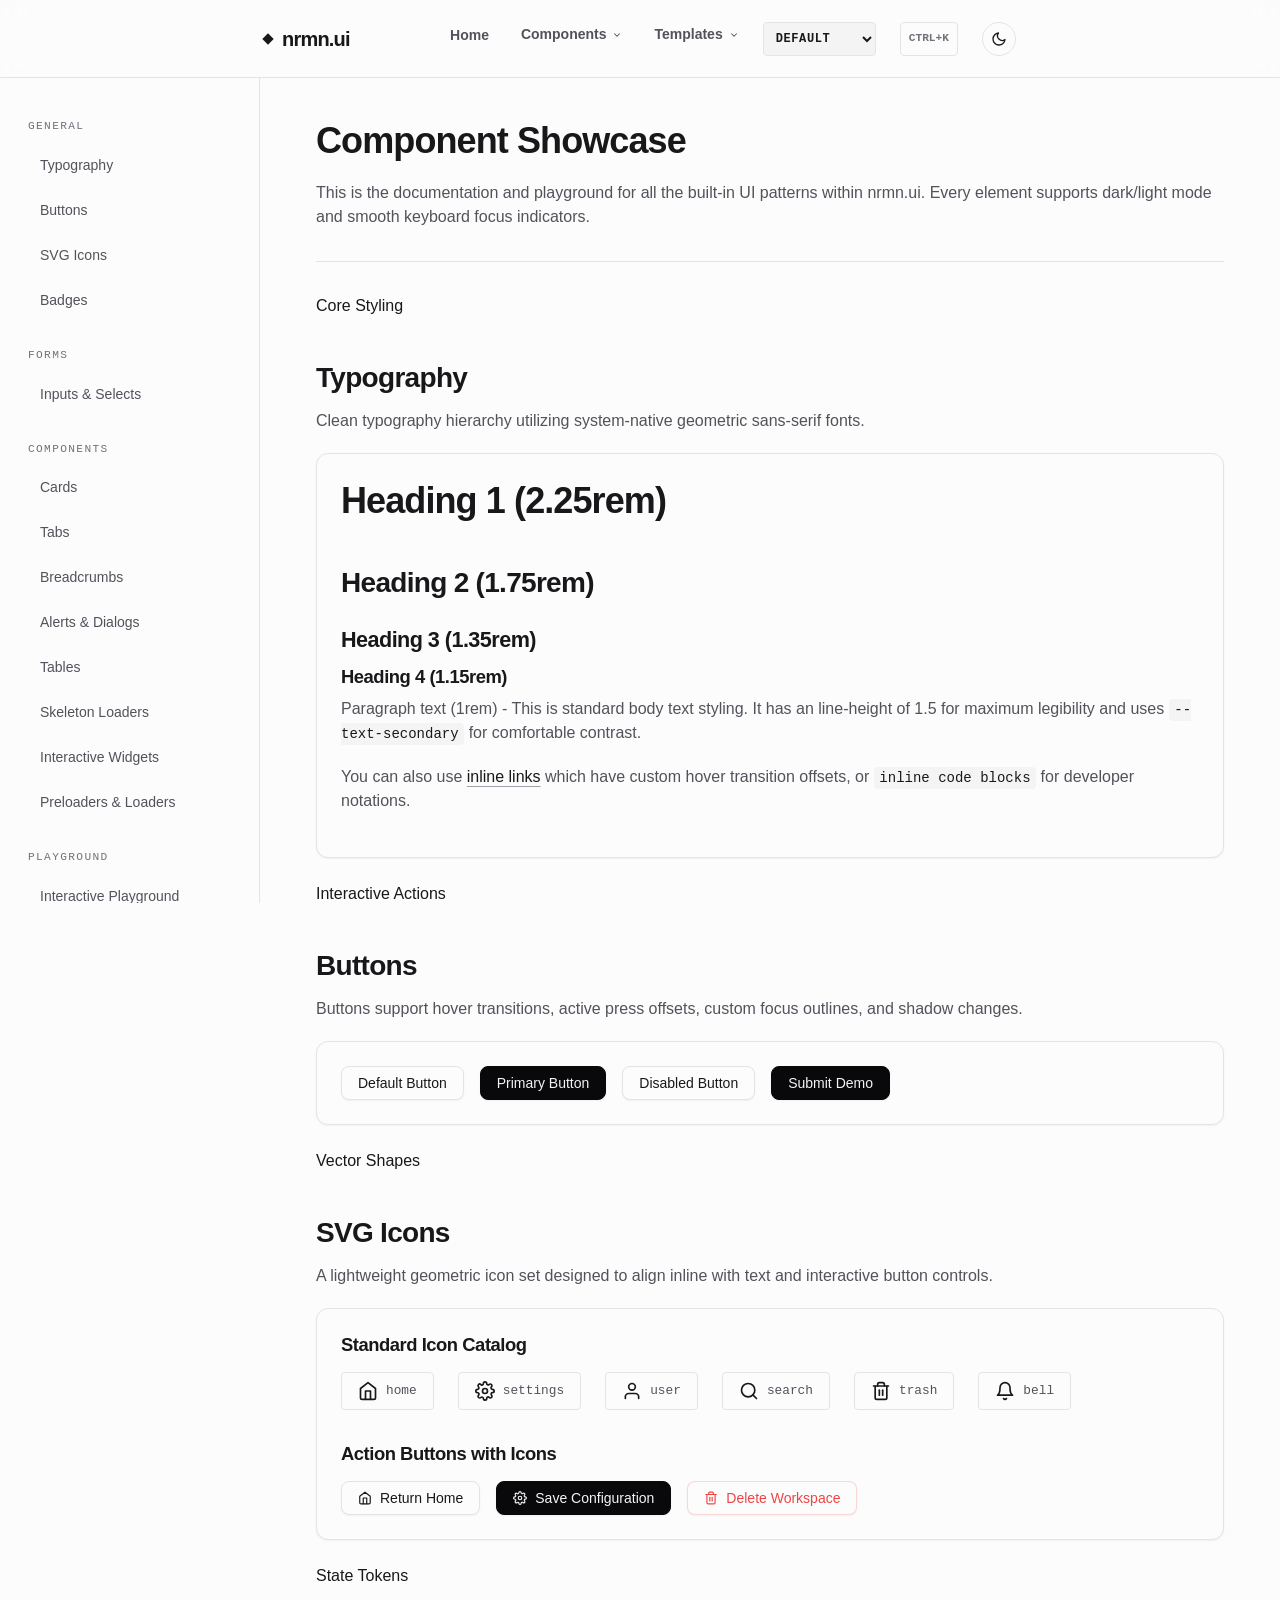
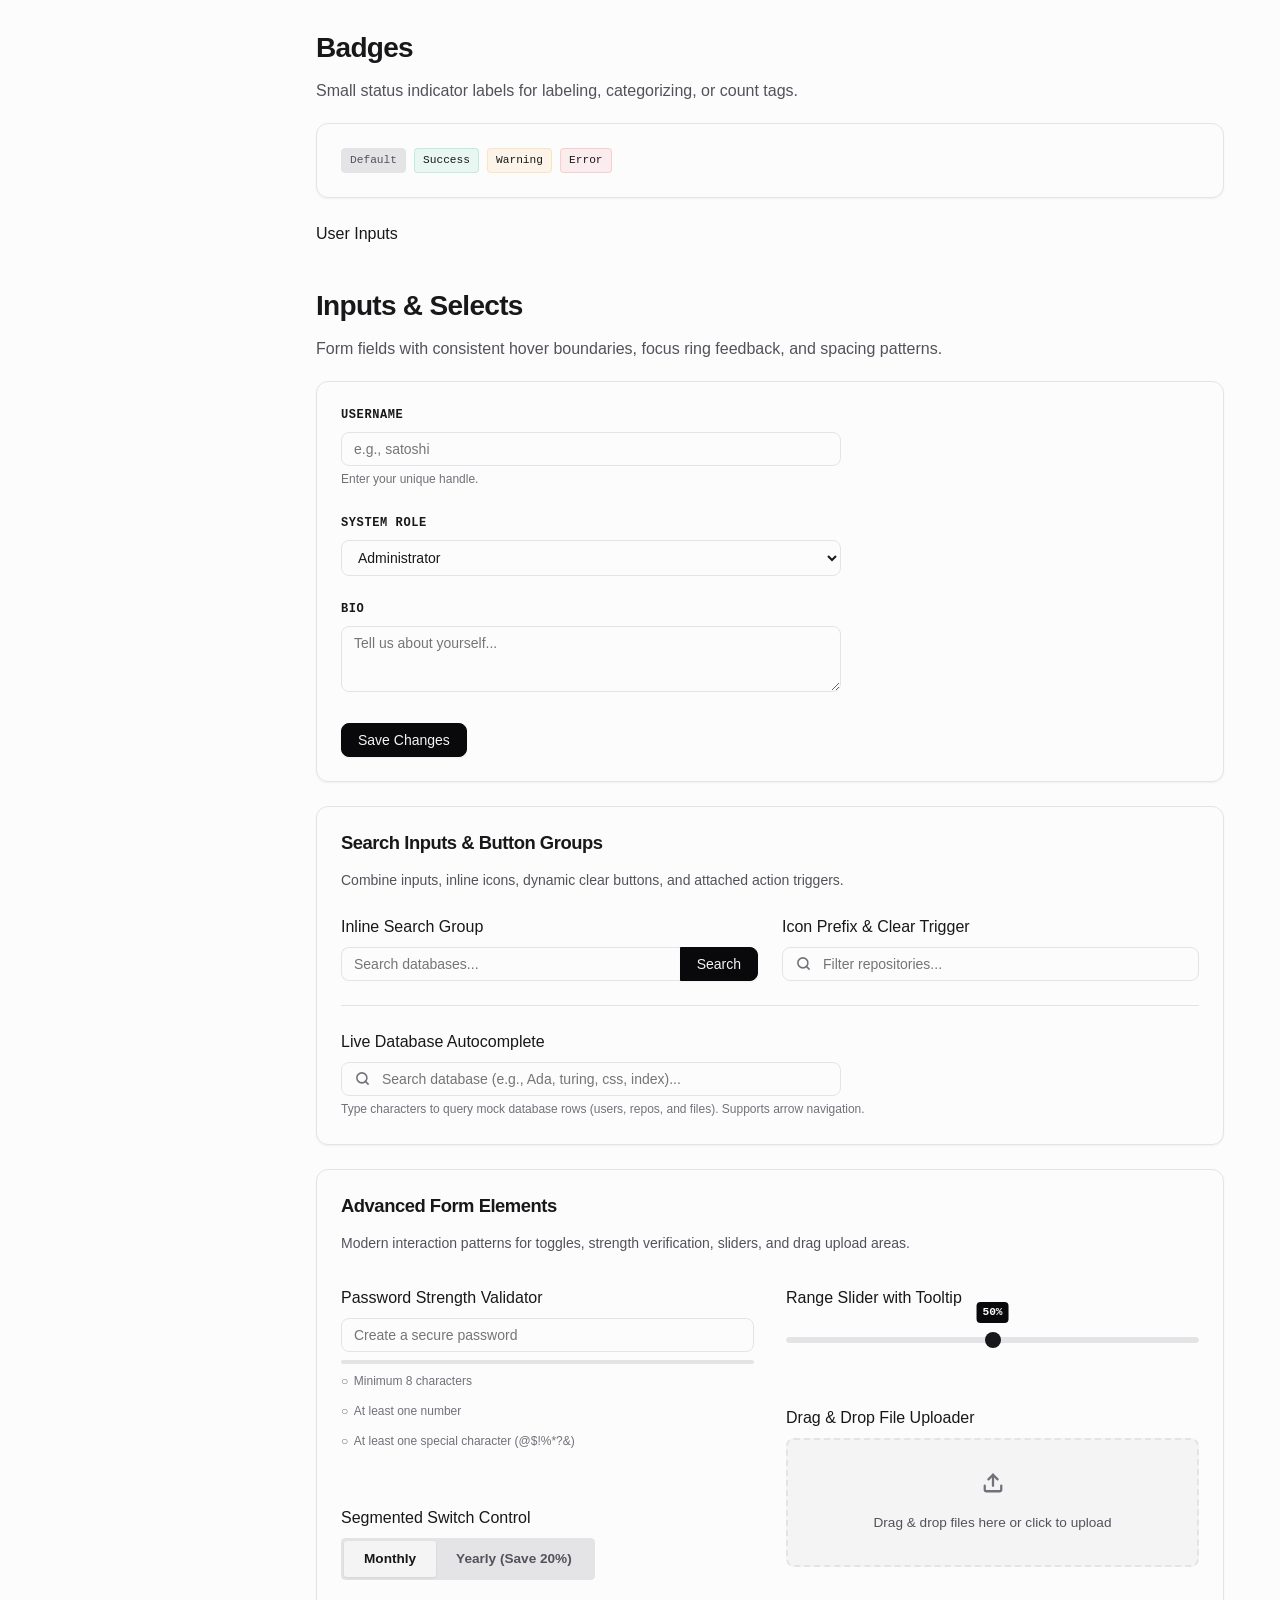
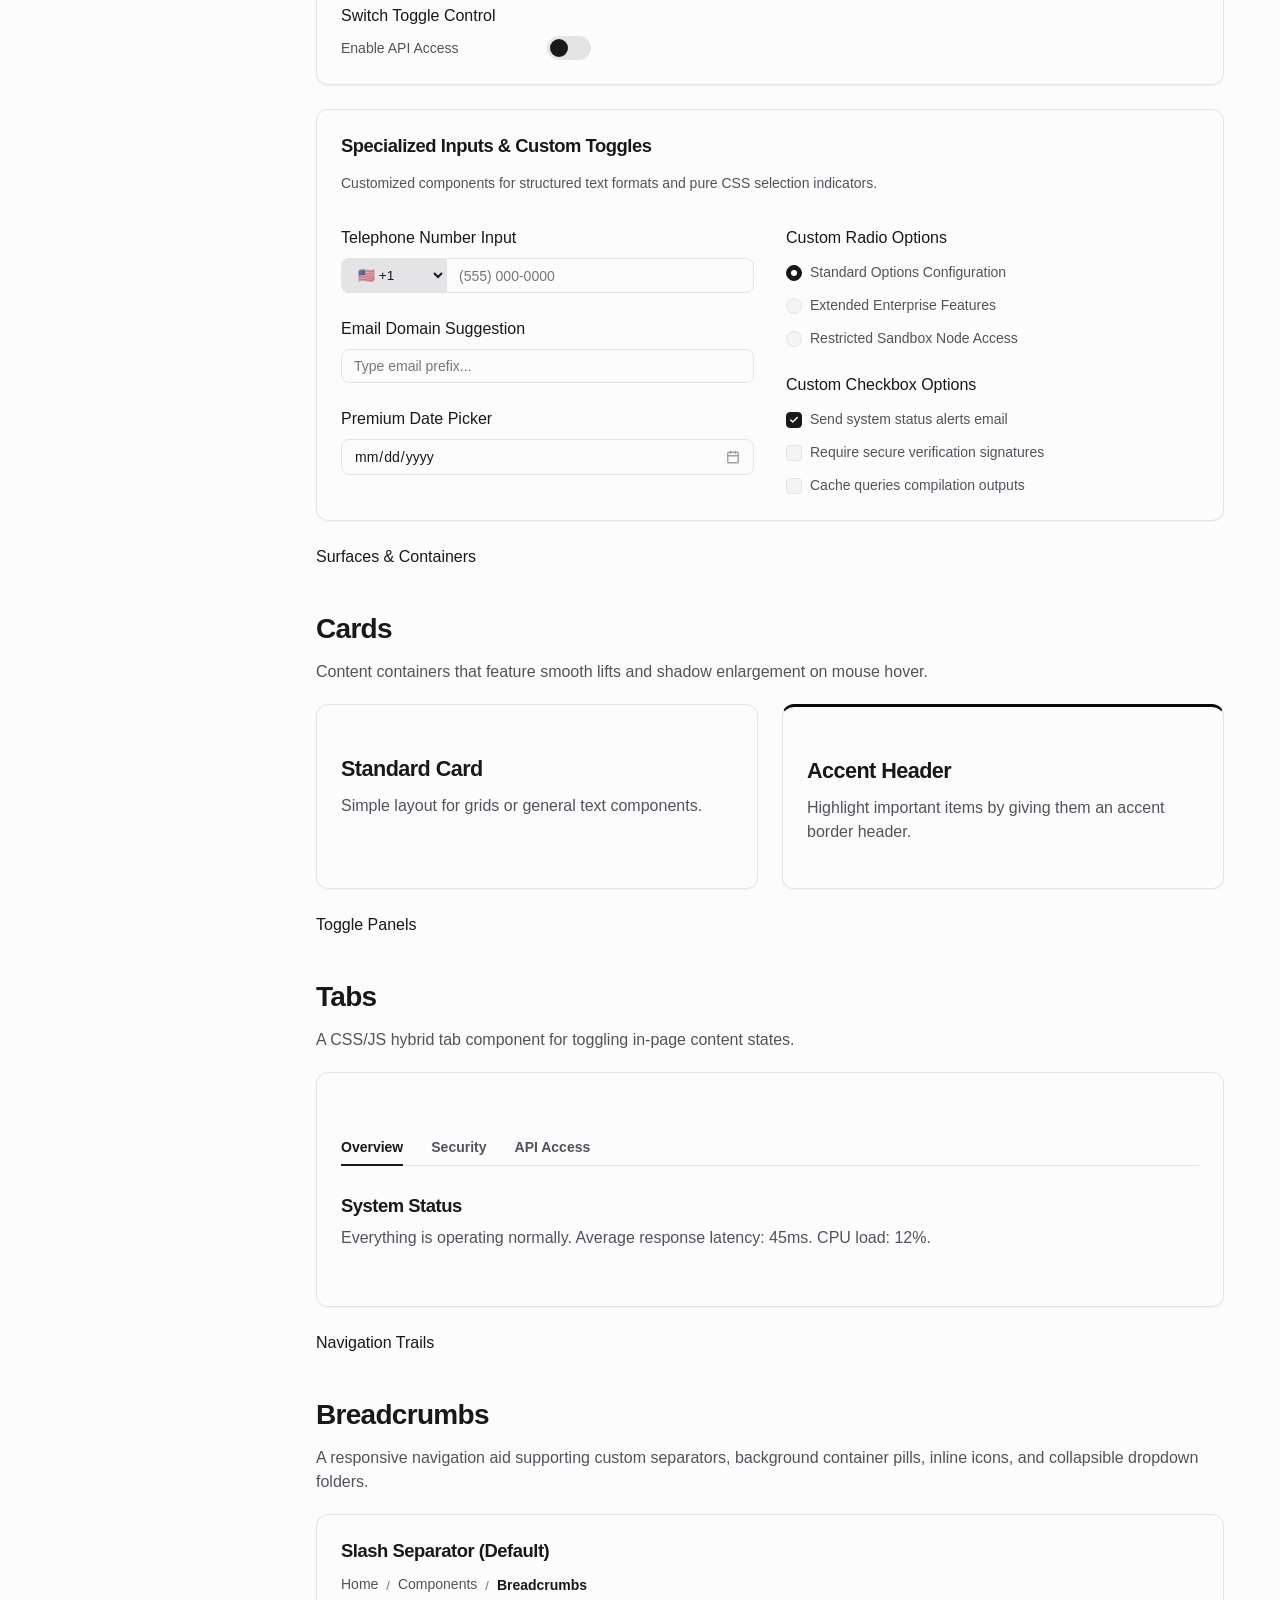
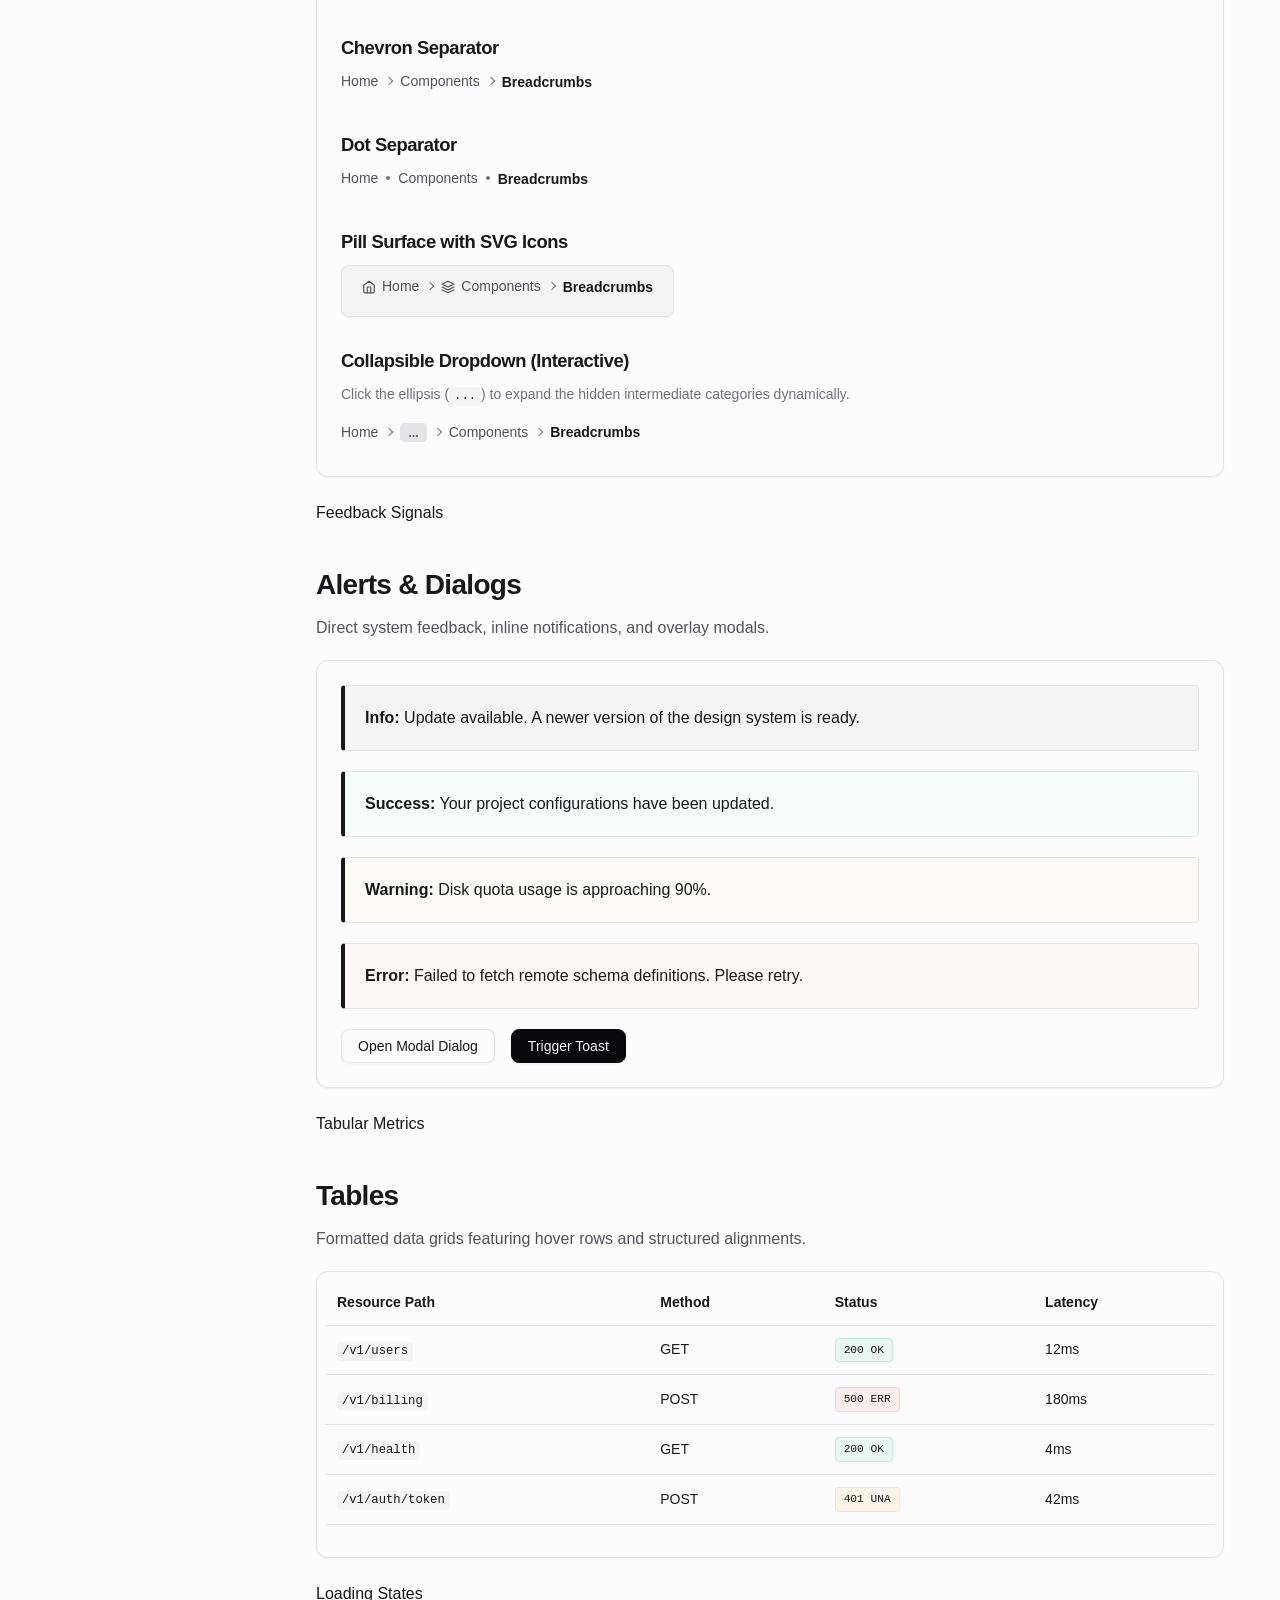
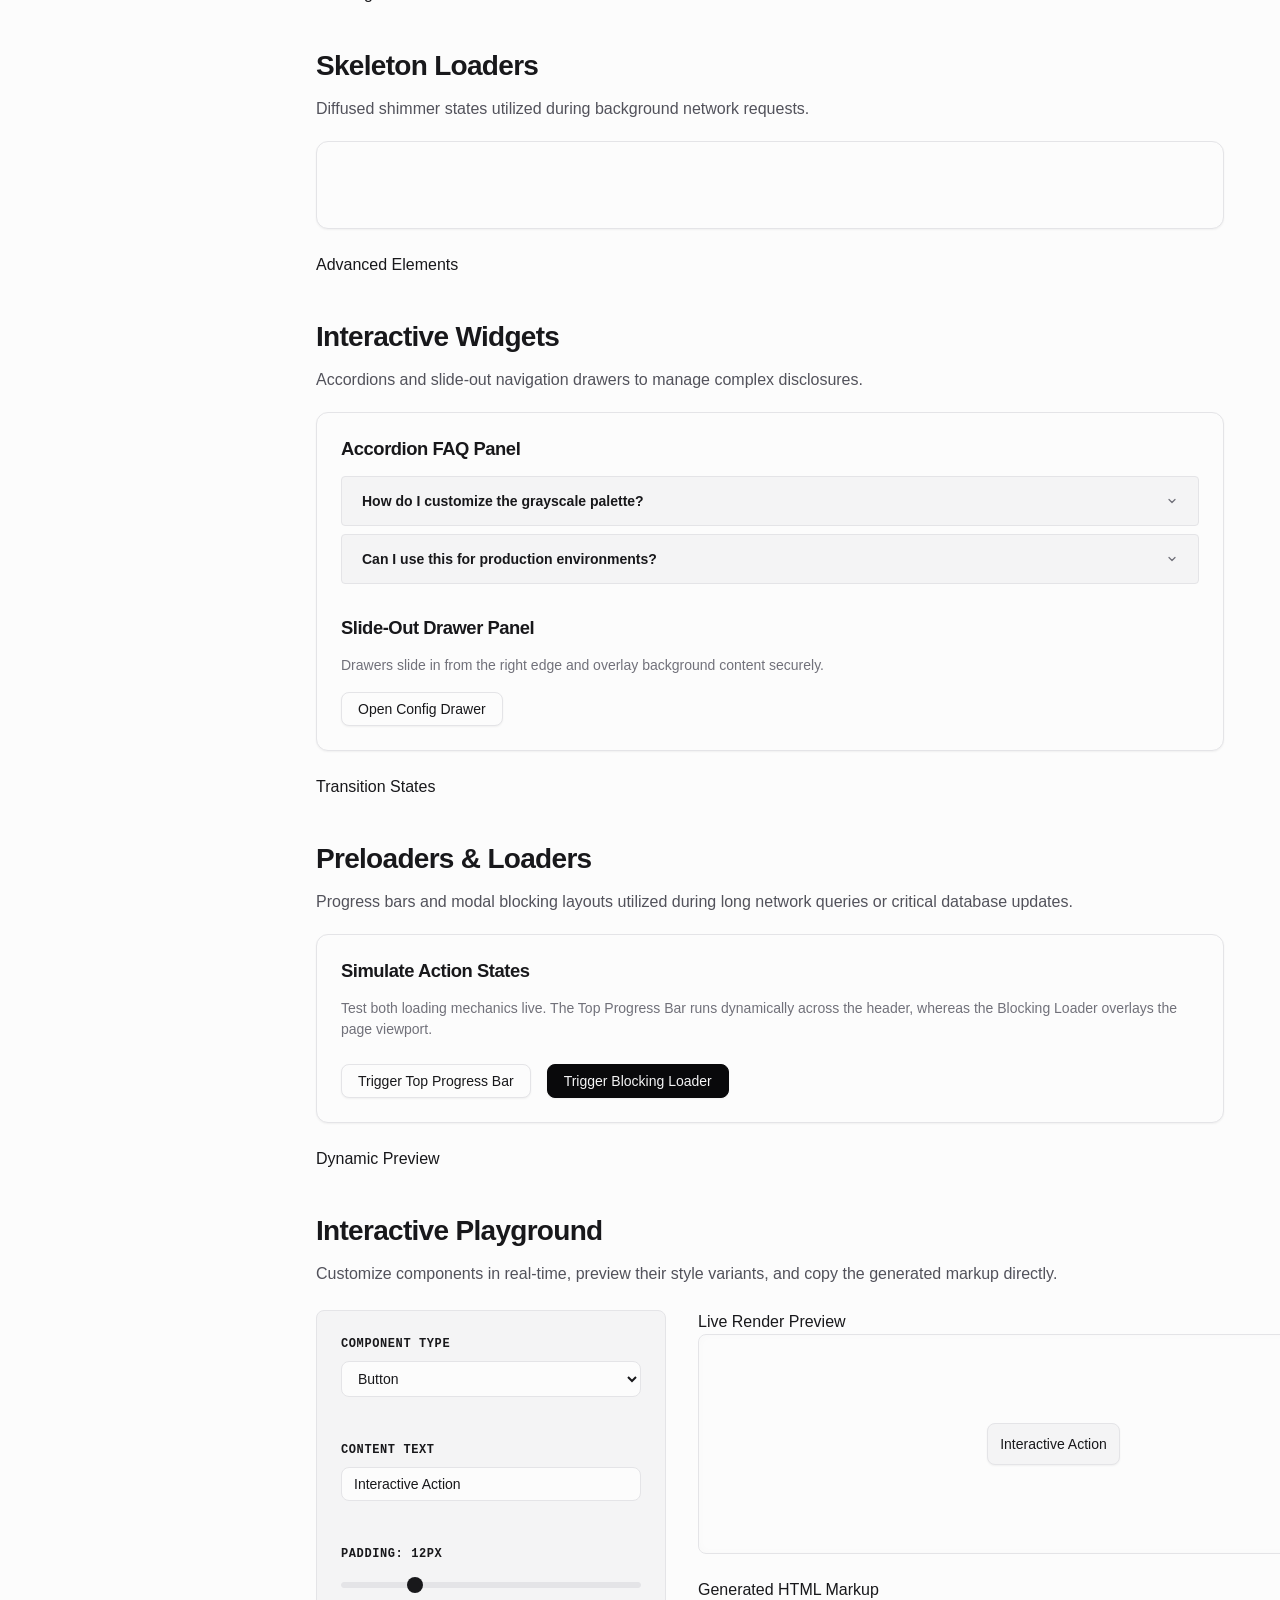
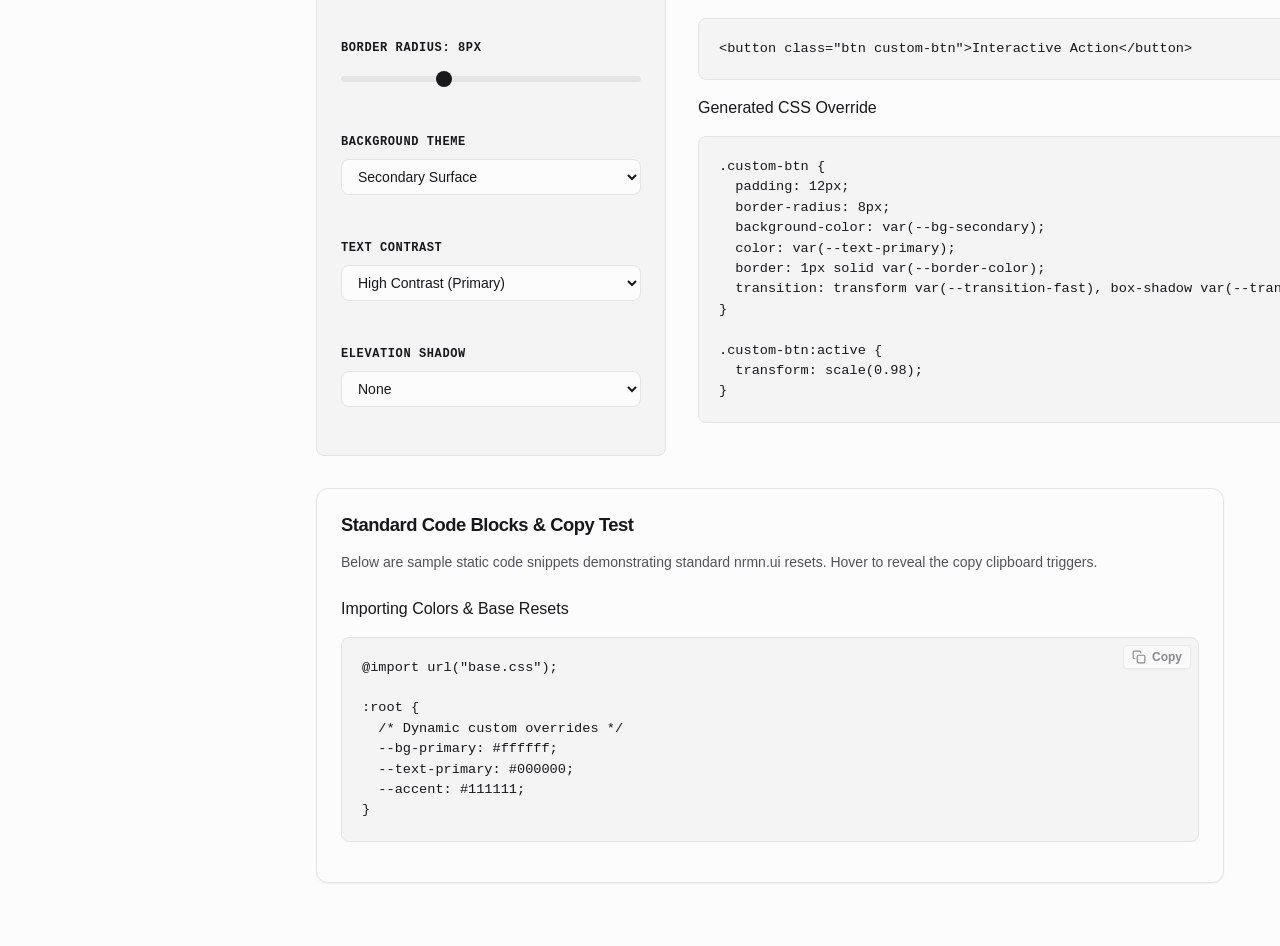
<file: docs.html>
<!DOCTYPE html>
<html lang="en">
<head>
  <meta charset="UTF-8">
  <meta name="viewport" content="width=device-width, initial-scale=1.0">
  <title>Components - nrmn.ui</title>
  <meta name="description" content="Explore and test individual components of the nrmn.ui design system.">
  <link rel="stylesheet" href="style.css">
  <script>
    (function() {
      const savedTheme = localStorage.getItem('theme');
      const systemPrefersDark = window.matchMedia('(prefers-color-scheme: dark)').matches;
      if (savedTheme === 'dark' || (!savedTheme && systemPrefersDark)) {
        document.documentElement.setAttribute('data-theme', 'dark');
      } else {
        document.documentElement.setAttribute('data-theme', 'light');
      }
      
      const savedFont = localStorage.getItem('font');
      if (savedFont && savedFont !== 'default') {
        document.documentElement.setAttribute('data-font', savedFont);
      }
    })();
  </script>
</head>
<body>

  <!-- Sticky Navbar -->
  <header class="navbar">
    <div class="container navbar-container">
      <a href="index.html" class="navbar-brand">
        <span class="navbar-brand-dot"></span>
        <span>nrmn.ui</span>
      </a>
      
      <div class="flex align-center" style="gap: 1.5rem;">
        <nav>
          <ul class="navbar-menu">
            <li><a href="index.html">Home</a></li>
            <li class="nav-dropdown">
              <a href="#" class="dropdown-trigger active">
                <span>Components</span>
                <svg class="chevron" width="10" height="10" viewBox="0 0 24 24" fill="none" stroke="currentColor" stroke-width="2.5" stroke-linecap="round" stroke-linejoin="round">
                  <polyline points="6 9 12 15 18 9"></polyline>
                </svg>
              </a>
              <ul class="dropdown-menu">
                <li><a href="docs.html#typography">Typography</a></li>
                <li><a href="docs.html#buttons">Buttons</a></li>
                <li><a href="docs.html#icons">SVG Icons</a></li>
                <li><a href="docs.html#badges">Badges</a></li>
                <li><a href="docs.html#inputs">Inputs & Selects</a></li>
                <li><a href="docs.html#cards">Cards</a></li>
                <li><a href="docs.html#tabs">Tabs</a></li>
                <li><a href="docs.html#breadcrumbs">Breadcrumbs</a></li>
                <li><a href="docs.html#alerts">Alerts & Dialogs</a></li>
                <li><a href="docs.html#tables">Tables</a></li>
                <li><a href="docs.html#skeletons">Skeleton Loaders</a></li>
                <li><a href="docs.html#widgets">Interactive Widgets</a></li>
                <li><a href="docs.html#preloaders">Preloaders & Loaders</a></li>
              </ul>
            </li>
            <li class="nav-dropdown">
              <a href="#" class="dropdown-trigger">
                <span>Templates</span>
                <svg class="chevron" width="10" height="10" viewBox="0 0 24 24" fill="none" stroke="currentColor" stroke-width="2.5" stroke-linecap="round" stroke-linejoin="round">
                  <polyline points="6 9 12 15 18 9"></polyline>
                </svg>
              </a>
              <ul class="dropdown-menu">
                <li><a href="dashboard.html">Admin Dashboard</a></li>
                <li><a href="auth.html">Sign In / Register</a></li>
                <li><a href="blog.html">Split Blog Post</a></li>
                <li><a href="settings.html">Settings Console</a></li>
              </ul>
            </li>
          </ul>
        </nav>

        <select id="font-switcher" class="select" aria-label="Switch Font" style="width: auto; padding: 0.25rem 1.75rem 0.25rem 0.5rem; font-size: 0.75rem; font-family: var(--font-mono); font-weight: 600; text-transform: uppercase; letter-spacing: 0.05em; border-radius: var(--radius-sm); border: 1px solid var(--border-color); cursor: pointer; height: 34px; line-height: 1.2; background-color: var(--bg-secondary); color: var(--text-primary); transition: border-color var(--transition-fast);">
          <option value="default">Default</option>
          <option value="inter">Inter</option>
          <option value="roboto">Roboto</option>
          <option value="ubuntu">Ubuntu</option>
        </select>

        <span class="command-palette-trigger" style="font-family: var(--font-mono); font-size: 0.7rem; border: 1px solid var(--border-color); padding: 0.25rem 0.5rem; border-radius: var(--radius-sm); color: var(--text-tertiary); cursor: pointer; user-select: none; display: flex; align-items: center; justify-content: center; height: 34px; line-height: 1.2; text-transform: uppercase; font-weight: 600;" title="Search Commands (Ctrl+K)" onclick="document.getElementById('command-palette').classList.add('open'); document.getElementById('command-search-input').focus();">⌘K</span>

        <button id="theme-toggle" class="btn" aria-label="Toggle Theme" style="padding: 0.375rem; line-height: 1; border-radius: 50%; width: 34px; height: 34px; display: inline-flex; align-items: center; justify-content: center; min-width: auto; box-shadow: none;">
          <svg id="theme-toggle-icon" width="16" height="16" viewBox="0 0 24 24" fill="none" stroke="currentColor" stroke-width="2" stroke-linecap="round" stroke-linejoin="round"></svg>
        </button>
        
        <button class="mobile-menu-btn" aria-label="Toggle Menu" aria-expanded="false">
          <svg width="24" height="24" viewBox="0 0 24 24" fill="none" stroke="currentColor" stroke-width="2" stroke-linecap="round" stroke-linejoin="round">
            <line x1="4" y1="12" x2="20" y2="12"></line>
            <line x1="4" y1="6" x2="20" y2="6"></line>
            <line x1="4" y1="18" x2="20" y2="18"></line>
          </svg>
        </button>
      </div>
    </div>
  </header>

  <!-- Sidebar Layout -->
  <div class="sidebar-layout">
    <!-- Sidebar Navigation -->
    <aside class="sidebar">
      <ul class="sidebar-nav">
        <li class="sidebar-nav-title">General</li>
        <li class="sidebar-nav-item"><a href="#typography">Typography</a></li>
        <li class="sidebar-nav-item"><a href="#buttons">Buttons</a></li>
        <li class="sidebar-nav-item"><a href="#icons">SVG Icons</a></li>
        <li class="sidebar-nav-item"><a href="#badges">Badges</a></li>
        
        <li class="sidebar-nav-title">Forms</li>
        <li class="sidebar-nav-item"><a href="#inputs">Inputs & Selects</a></li>
        
        <li class="sidebar-nav-title">Components</li>
        <li class="sidebar-nav-item"><a href="#cards">Cards</a></li>
        <li class="sidebar-nav-item"><a href="#tabs">Tabs</a></li>
        <li class="sidebar-nav-item"><a href="#breadcrumbs">Breadcrumbs</a></li>
        <li class="sidebar-nav-item"><a href="#alerts">Alerts & Dialogs</a></li>
        <li class="sidebar-nav-item"><a href="#tables">Tables</a></li>
        <li class="sidebar-nav-item"><a href="#skeletons">Skeleton Loaders</a></li>
        <li class="sidebar-nav-item"><a href="#widgets">Interactive Widgets</a></li>
        <li class="sidebar-nav-item"><a href="#preloaders">Preloaders & Loaders</a></li>
        
        <li class="sidebar-nav-title">Playground</li>
        <li class="sidebar-nav-item"><a href="#playground">Interactive Playground</a></li>
      </ul>
    </aside>

    <!-- Main Content Panel -->
    <main class="main-content">
      <section class="mb-6">
        <h1>Component Showcase</h1>
        <p>This is the documentation and playground for all the built-in UI patterns within nrmn.ui. Every element supports dark/light mode and smooth keyboard focus indicators.</p>
      </section>

      <hr>

      <section id="typography" class="mb-6" style="scroll-margin-top: 80px;">
        <span class="sub-mono">Core Styling</span>
        <h2>Typography</h2>
        <p>Clean typography hierarchy utilizing system-native geometric sans-serif fonts.</p>
        
        <div class="card">
          <h1>Heading 1 (2.25rem)</h1>
          <h2>Heading 2 (1.75rem)</h2>
          <h3>Heading 3 (1.35rem)</h3>
          <h4>Heading 4 (1.15rem)</h4>
          <p>Paragraph text (1rem) - This is standard body text styling. It has an line-height of 1.5 for maximum legibility and uses <code>--text-secondary</code> for comfortable contrast.</p>
          <p>You can also use <a href="#">inline links</a> which have custom hover transition offsets, or <code>inline code blocks</code> for developer notations.</p>
        </div>
      </section>

      <section id="buttons" class="mb-6" style="scroll-margin-top: 80px;">
        <span class="sub-mono">Interactive Actions</span>
        <h2>Buttons</h2>
        <p>Buttons support hover transitions, active press offsets, custom focus outlines, and shadow changes.</p>
        
        <div class="card flex" style="flex-wrap: wrap; gap: 1rem;">
          <button class="btn">Default Button</button>
          <button class="btn btn-primary">Primary Button</button>
          <button class="btn" disabled>Disabled Button</button>
          <button onclick="showToast('Initiating process...')" class="btn btn-primary">Submit Demo</button>
        </div>
      </section>

      <section id="icons" class="mb-6" style="scroll-margin-top: 80px;">
        <span class="sub-mono">Vector Shapes</span>
        <h2>SVG Icons</h2>
        <p>A lightweight geometric icon set designed to align inline with text and interactive button controls.</p>
        
        <div class="card" style="display: flex; flex-direction: column; gap: 2rem;">
          <div>
            <h4 style="margin-top: 0; margin-bottom: 1rem;">Standard Icon Catalog</h4>
            <div class="flex" style="flex-wrap: wrap; gap: 1.5rem;">
              <div class="flex align-center gap-2" style="border: 1px solid var(--border-color); padding: 0.5rem 1rem; border-radius: var(--radius-sm); background-color: var(--bg-primary);">
                <svg class="icon icon-md" viewBox="0 0 24 24"><path d="M3 9l9-7 9 7v11a2 2 0 0 1-2 2H5a2 2 0 0 1-2-2z"></path><polyline points="9 22 9 12 15 12 15 22"></polyline></svg>
                <span style="font-size: 0.8rem; font-family: var(--font-mono); color: var(--text-secondary);">home</span>
              </div>
              
              <div class="flex align-center gap-2" style="border: 1px solid var(--border-color); padding: 0.5rem 1rem; border-radius: var(--radius-sm); background-color: var(--bg-primary);">
                <svg class="icon icon-md" viewBox="0 0 24 24"><circle cx="12" cy="12" r="3"></circle><path d="M19.4 15a1.65 1.65 0 0 0 .33 1.82l.06.06a2 2 0 1 1-2.83 2.83l-.06-.06a1.65 1.65 0 0 0-1.82-.33 1.65 1.65 0 0 0-1 1.51V21a2 2 0 0 1-4 0v-.09A1.65 1.65 0 0 0 9 19.4a1.65 1.65 0 0 0-1.82.33l-.06.06a2 2 0 1 1-2.83-2.83l.06-.06a1.65 1.65 0 0 0 .33-1.82 1.65 1.65 0 0 0-1.51-1H3a2 2 0 0 1 0-4h.09A1.65 1.65 0 0 0 4.6 9a1.65 1.65 0 0 0-.33-1.82l-.06-.06a2 2 0 1 1 2.83-2.83l.06.06a1.65 1.65 0 0 0 1.82.33H9a1.65 1.65 0 0 0 1-1.51V3a2 2 0 0 1 4 0v.09a1.65 1.65 0 0 0 1 1.51 1.65 1.65 0 0 0 1.82-.33l.06-.06a2 2 0 1 1 2.83 2.83l-.06.06a1.65 1.65 0 0 0-.33 1.82V9a1.65 1.65 0 0 0 1.51 1H21a2 2 0 0 1 0 4h-.09a1.65 1.65 0 0 0-1.51 1z"></path></svg>
                <span style="font-size: 0.8rem; font-family: var(--font-mono); color: var(--text-secondary);">settings</span>
              </div>
              
              <div class="flex align-center gap-2" style="border: 1px solid var(--border-color); padding: 0.5rem 1rem; border-radius: var(--radius-sm); background-color: var(--bg-primary);">
                <svg class="icon icon-md" viewBox="0 0 24 24"><path d="M20 21v-2a4 4 0 0 0-4-4H8a4 4 0 0 0-4 4v2"></path><circle cx="12" cy="7" r="4"></circle></svg>
                <span style="font-size: 0.8rem; font-family: var(--font-mono); color: var(--text-secondary);">user</span>
              </div>
              
              <div class="flex align-center gap-2" style="border: 1px solid var(--border-color); padding: 0.5rem 1rem; border-radius: var(--radius-sm); background-color: var(--bg-primary);">
                <svg class="icon icon-md" viewBox="0 0 24 24"><circle cx="11" cy="11" r="8"></circle><line x1="21" y1="21" x2="16.65" y2="16.65"></line></svg>
                <span style="font-size: 0.8rem; font-family: var(--font-mono); color: var(--text-secondary);">search</span>
              </div>
              
              <div class="flex align-center gap-2" style="border: 1px solid var(--border-color); padding: 0.5rem 1rem; border-radius: var(--radius-sm); background-color: var(--bg-primary);">
                <svg class="icon icon-md" viewBox="0 0 24 24"><polyline points="3 6 5 6 21 6"></polyline><path d="M19 6v14a2 2 0 0 1-2 2H7a2 2 0 0 1-2-2V6m3 0V4a2 2 0 0 1 2-2h4a2 2 0 0 1 2 2v2"></path><line x1="10" y1="11" x2="10" y2="17"></line><line x1="14" y1="11" x2="14" y2="17"></line></svg>
                <span style="font-size: 0.8rem; font-family: var(--font-mono); color: var(--text-secondary);">trash</span>
              </div>
              
              <div class="flex align-center gap-2" style="border: 1px solid var(--border-color); padding: 0.5rem 1rem; border-radius: var(--radius-sm); background-color: var(--bg-primary);">
                <svg class="icon icon-md" viewBox="0 0 24 24"><path d="M18 8A6 6 0 0 0 6 8c0 7-3 9-3 9h18s-3-2-3-9"></path><path d="M13.73 21a2 2 0 0 1-3.46 0"></path></svg>
                <span style="font-size: 0.8rem; font-family: var(--font-mono); color: var(--text-secondary);">bell</span>
              </div>
            </div>
          </div>
          
          <div>
            <h4 style="margin-top: 0; margin-bottom: 1rem;">Action Buttons with Icons</h4>
            <div class="flex" style="flex-wrap: wrap; gap: 1rem;">
              <button class="btn btn-icon">
                <svg class="icon" viewBox="0 0 24 24"><path d="M3 9l9-7 9 7v11a2 2 0 0 1-2 2H5a2 2 0 0 1-2-2z"></path><polyline points="9 22 9 12 15 12 15 22"></polyline></svg>
                <span>Return Home</span>
              </button>
              <button class="btn btn-primary btn-icon">
                <svg class="icon" viewBox="0 0 24 24"><circle cx="12" cy="12" r="3"></circle><path d="M19.4 15a1.65 1.65 0 0 0 .33 1.82l.06.06a2 2 0 1 1-2.83 2.83l-.06-.06a1.65 1.65 0 0 0-1.82-.33 1.65 1.65 0 0 0-1 1.51V21a2 2 0 0 1-4 0v-.09A1.65 1.65 0 0 0 9 19.4a1.65 1.65 0 0 0-1.82.33l-.06.06a2 2 0 1 1-2.83-2.83l.06-.06a1.65 1.65 0 0 0 .33-1.82 1.65 1.65 0 0 0-1.51-1H3a2 2 0 0 1 0-4h.09A1.65 1.65 0 0 0 4.6 9a1.65 1.65 0 0 0-.33-1.82l-.06-.06a2 2 0 1 1 2.83-2.83l.06.06a1.65 1.65 0 0 0 1.82.33H9a1.65 1.65 0 0 0 1-1.51V3a2 2 0 0 1 4 0v.09a1.65 1.65 0 0 0 1 1.51 1.65 1.65 0 0 0 1.82-.33l.06-.06a2 2 0 1 1 2.83 2.83l-.06.06a1.65 1.65 0 0 0-.33 1.82V9a1.65 1.65 0 0 0 1.51 1H21a2 2 0 0 1 0 4h-.09a1.65 1.65 0 0 0-1.51 1z"></path></svg>
                <span>Save Configuration</span>
              </button>
              <button class="btn btn-icon" style="color: #ef4444; border-color: rgba(239,68,68,0.2);">
                <svg class="icon" viewBox="0 0 24 24"><polyline points="3 6 5 6 21 6"></polyline><path d="M19 6v14a2 2 0 0 1-2 2H7a2 2 0 0 1-2-2V6m3 0V4a2 2 0 0 1 2-2h4a2 2 0 0 1 2 2v2"></path><line x1="10" y1="11" x2="10" y2="17"></line><line x1="14" y1="11" x2="14" y2="17"></line></svg>
                <span>Delete Workspace</span>
              </button>
            </div>
          </div>
        </div>
      </section>

      <section id="badges" class="mb-6" style="scroll-margin-top: 80px;">
        <span class="sub-mono">State Tokens</span>
        <h2>Badges</h2>
        <p>Small status indicator labels for labeling, categorizing, or count tags.</p>
        
        <div class="card flex" style="flex-wrap: wrap; gap: 0.5rem; align-items: center;">
          <span class="badge">Default</span>
          <span class="badge badge-success">Success</span>
          <span class="badge badge-warning">Warning</span>
          <span class="badge badge-error">Error</span>
        </div>
      </section>

      <section id="inputs" class="mb-6" style="scroll-margin-top: 80px;">
        <span class="sub-mono">User Inputs</span>
        <h2>Inputs & Selects</h2>
        <p>Form fields with consistent hover boundaries, focus ring feedback, and spacing patterns.</p>
        
        <div class="card">
          <form style="max-width: 500px;">
            <div class="form-group">
              <label class="form-label" for="username-field">Username</label>
              <input type="text" class="input" id="username-field" placeholder="e.g., satoshi" required>
              <span class="form-help">Enter your unique handle.</span>
            </div>
            
            <div class="form-group">
              <label class="form-label" for="role-field">System Role</label>
              <select class="select" id="role-field">
                <option value="admin">Administrator</option>
                <option value="dev">Developer</option>
                <option value="user">Standard User</option>
              </select>
            </div>
            
            <div class="form-group">
              <label class="form-label" for="notes-field">Bio</label>
              <textarea class="textarea" id="notes-field" rows="3" placeholder="Tell us about yourself..."></textarea>
            </div>
            
            <button type="submit" class="btn btn-primary">Save Changes</button>
          </form>
        </div>

        <div class="card" style="margin-top: 1.5rem;">
          <h4 style="margin-top: 0; margin-bottom: 1rem;">Search Inputs & Button Groups</h4>
          <p style="font-size: 0.875rem; color: var(--text-secondary); margin-bottom: 1.5rem;">Combine inputs, inline icons, dynamic clear buttons, and attached action triggers.</p>
          
          <div class="grid" style="grid-template-columns: repeat(auto-fit, minmax(280px, 1fr)); gap: 1.5rem;">
            <div>
              <span class="sub-mono">Inline Search Group</span>
              <div class="search-group" style="margin-top: 0.5rem;">
                <input type="text" class="input" placeholder="Search databases..." aria-label="Search databases">
                <button class="btn btn-primary" onclick="showToast('Query submitted: ' + this.previousElementSibling.value)">Search</button>
              </div>
            </div>
            
            <div>
              <span class="sub-mono">Icon Prefix & Clear Trigger</span>
              <div class="search-input-wrapper" style="margin-top: 0.5rem;">
                <span class="search-icon-left">
                  <svg width="15" height="15" viewBox="0 0 24 24" fill="none" stroke="currentColor" stroke-width="2.5" stroke-linecap="round" stroke-linejoin="round">
                    <circle cx="11" cy="11" r="8"></circle>
                    <line x1="21" y1="21" x2="16.65" y2="16.65"></line>
                  </svg>
                </span>
                <input type="text" class="input" placeholder="Filter repositories..." id="filter-input-demo" aria-label="Filter repositories" oninput="const clear = this.nextElementSibling; clear.style.display = this.value ? 'flex' : 'none';">
                <button class="search-clear-right" style="display: none;" onclick="const inp = document.getElementById('filter-input-demo'); inp.value = ''; this.style.display = 'none'; inp.focus();" aria-label="Clear text">
                  &times;
                </button>
              </div>
            </div>
          </div>

          <div style="margin-top: 1.5rem; border-top: 1px solid var(--border-color); padding-top: 1.5rem;">
            <span class="sub-mono">Live Database Autocomplete</span>
            <div style="position: relative; margin-top: 0.5rem; max-width: 500px;">
              <div class="search-input-wrapper">
                <span class="search-icon-left">
                  <svg width="15" height="15" viewBox="0 0 24 24" fill="none" stroke="currentColor" stroke-width="2.5" stroke-linecap="round" stroke-linejoin="round">
                    <circle cx="11" cy="11" r="8"></circle>
                    <line x1="21" y1="21" x2="16.65" y2="16.65"></line>
                  </svg>
                </span>
                <input type="text" class="input" placeholder="Search database (e.g., Ada, turing, css, index)..." id="db-search-input" aria-label="Search database" autocomplete="off">
                <button class="search-clear-right" style="display: none;" id="db-search-clear" aria-label="Clear search">
                  &times;
                </button>
              </div>
              <ul class="autocomplete-dropdown" id="db-autocomplete-dropdown"></ul>
            </div>
            <span class="form-help">Type characters to query mock database rows (users, repos, and files). Supports arrow navigation.</span>
          </div>
        </div>

        <div class="card" style="margin-top: 1.5rem;">
          <h4 style="margin-top: 0; margin-bottom: 1rem;">Advanced Form Elements</h4>
          <p style="font-size: 0.875rem; color: var(--text-secondary); margin-bottom: 2rem;">Modern interaction patterns for toggles, strength verification, sliders, and drag upload areas.</p>
          
          <div class="grid" style="grid-template-columns: repeat(auto-fit, minmax(300px, 1fr)); gap: 2rem;">
            <!-- Left Column: Password Strength & Toggles -->
            <div style="display: flex; flex-direction: column; gap: 1.5rem;">
              <div>
                <span class="sub-mono">Password Strength Validator</span>
                <div class="form-group" style="margin-top: 0.5rem;">
                  <input type="password" class="input" id="pass-strength-field" placeholder="Create a secure password">
                  <div class="strength-bar-container">
                    <div class="strength-bar" id="pass-strength-bar"></div>
                  </div>
                  <ul class="strength-checklist">
                    <li id="rule-length" class="invalid">Minimum 8 characters</li>
                    <li id="rule-number" class="invalid">At least one number</li>
                    <li id="rule-special" class="invalid">At least one special character (@$!%*?&)</li>
                  </ul>
                </div>
              </div>
              
              <div>
                <span class="sub-mono">Segmented Switch Control</span>
                <div style="margin-top: 0.5rem;">
                  <div class="segmented-control">
                    <input type="radio" name="billing-docs" id="billing-monthly" checked>
                    <label for="billing-monthly">Monthly</label>
                    <input type="radio" name="billing-docs" id="billing-yearly">
                    <label for="billing-yearly">Yearly (Save 20%)</label>
                    <span class="segmented-slider"></span>
                  </div>
                </div>
              </div>
              
              <div>
                <span class="sub-mono">Switch Toggle Control</span>
                <div style="margin-top: 0.5rem;">
                  <label class="switch-label">
                    <span style="font-size: 0.875rem; color: var(--text-secondary);">Enable API Access</span>
                    <div class="switch">
                      <input type="checkbox" id="api-switch" onchange="showToast(this.checked ? 'API credentials enabled' : 'API credentials disabled')">
                      <span class="switch-slider"></span>
                    </div>
                  </label>
                </div>
              </div>
            </div>
            
            <!-- Right Column: Range Slider & Uploader -->
            <div style="display: flex; flex-direction: column; gap: 1.5rem;">
              <div>
                <span class="sub-mono">Range Slider with Tooltip</span>
                <div class="range-container">
                  <input type="range" class="range-slider" id="volume-slider" min="0" max="100" value="50">
                  <span class="range-tooltip" id="volume-tooltip">50%</span>
                </div>
              </div>
              
              <div>
                <span class="sub-mono">Drag & Drop File Uploader</span>
                <div style="margin-top: 0.5rem;">
                  <div class="uploader-zone" id="drop-zone">
                    <div class="uploader-icon">
                      <svg width="22" height="22" viewBox="0 0 24 24" fill="none" stroke="currentColor" stroke-width="2.5" stroke-linecap="round" stroke-linejoin="round">
                        <path d="M21 15v4a2 2 0 0 1-2 2H5a2 2 0 0 1-2-2v-4"></path>
                        <polyline points="17 8 12 3 7 8"></polyline>
                        <line x1="12" y1="3" x2="12" y2="15"></line>
                      </svg>
                    </div>
                    <div class="uploader-text" id="drop-text">Drag & drop files here or click to upload</div>
                    <input type="file" id="drop-file-input" style="display: none;">
                    <div class="uploader-progress" id="drop-progress">
                      <div class="uploader-progress-bar" id="drop-progress-bar"></div>
                    </div>
                  </div>
                </div>
              </div>
            </div>
          </div>
        </div>

        <div class="card" style="margin-top: 1.5rem;">
          <h4 style="margin-top: 0; margin-bottom: 1rem;">Specialized Inputs & Custom Toggles</h4>
          <p style="font-size: 0.875rem; color: var(--text-secondary); margin-bottom: 2rem;">Customized components for structured text formats and pure CSS selection indicators.</p>
          
          <div class="grid" style="grid-template-columns: repeat(auto-fit, minmax(280px, 1fr)); gap: 2rem;">
            <!-- Left Column: Telephone, Email suggest, Date pickers -->
            <div style="display: flex; flex-direction: column; gap: 1.5rem;">
              <div>
                <span class="sub-mono">Telephone Number Input</span>
                <div style="margin-top: 0.5rem;">
                  <div class="telephone-group">
                    <select class="select country-code-select" aria-label="Country Code">
                      <option value="+1">🇺🇸 +1</option>
                      <option value="+44">🇬🇧 +44</option>
                      <option value="+81">🇯🇵 +81</option>
                      <option value="+49">🇩🇪 +49</option>
                    </select>
                    <input type="tel" class="input tel-input" placeholder="(555) 000-0000" aria-label="Phone number">
                  </div>
                </div>
              </div>
              
              <div>
                <span class="sub-mono">Email Domain Suggestion</span>
                <div style="margin-top: 0.5rem; position: relative;">
                  <input type="email" class="input" id="email-suggest-input" placeholder="Type email prefix..." autocomplete="off">
                  <ul class="autocomplete-dropdown" id="email-suggest-dropdown"></ul>
                  <span class="validation-message" id="email-validation-msg"></span>
                </div>
              </div>
              
              <div>
                <span class="sub-mono">Premium Date Picker</span>
                <div style="margin-top: 0.5rem;">
                  <div class="date-input-wrapper">
                    <input type="date" class="input date-input" id="date-picker-demo" aria-label="Choose date">
                  </div>
                </div>
              </div>
            </div>
            
            <!-- Right Column: Radio and Checkboxes -->
            <div style="display: flex; flex-direction: column; gap: 1.5rem;">
              <div>
                <span class="sub-mono">Custom Radio Options</span>
                <div style="margin-top: 0.75rem;">
                  <div class="custom-radio-group">
                    <label class="custom-radio">
                      <input type="radio" name="custom-radio-demo" checked>
                      <span class="radio-indicator"></span>
                      <span>Standard Options Configuration</span>
                    </label>
                    <label class="custom-radio">
                      <input type="radio" name="custom-radio-demo">
                      <span class="radio-indicator"></span>
                      <span>Extended Enterprise Features</span>
                    </label>
                    <label class="custom-radio">
                      <input type="radio" name="custom-radio-demo">
                      <span class="radio-indicator"></span>
                      <span>Restricted Sandbox Node Access</span>
                    </label>
                  </div>
                </div>
              </div>
              
              <div>
                <span class="sub-mono">Custom Checkbox Options</span>
                <div style="margin-top: 0.75rem;">
                  <div class="custom-checkbox-group">
                    <label class="custom-checkbox">
                      <input type="checkbox" checked>
                      <span class="checkbox-indicator"></span>
                      <span>Send system status alerts email</span>
                    </label>
                    <label class="custom-checkbox">
                      <input type="checkbox">
                      <span class="checkbox-indicator"></span>
                      <span>Require secure verification signatures</span>
                    </label>
                    <label class="custom-checkbox">
                      <input type="checkbox">
                      <span class="checkbox-indicator"></span>
                      <span>Cache queries compilation outputs</span>
                    </label>
                  </div>
                </div>
              </div>
            </div>
          </div>
        </div>
      </section>

      <section id="cards" class="mb-6" style="scroll-margin-top: 80px;">
        <span class="sub-mono">Surfaces & Containers</span>
        <h2>Cards</h2>
        <p>Content containers that feature smooth lifts and shadow enlargement on mouse hover.</p>
        
        <div class="grid" style="grid-template-columns: repeat(auto-fit, minmax(240px, 1fr)); gap: 1.5rem;">
          <div class="card">
            <h3>Standard Card</h3>
            <p>Simple layout for grids or general text components.</p>
          </div>
          <div class="card" style="border-top: 3px solid var(--accent);">
            <h3>Accent Header</h3>
            <p>Highlight important items by giving them an accent border header.</p>
          </div>
        </div>
      </section>

      <section id="tabs" class="mb-6" style="scroll-margin-top: 80px;">
        <span class="sub-mono">Toggle Panels</span>
        <h2>Tabs</h2>
        <p>A CSS/JS hybrid tab component for toggling in-page content states.</p>
        
        <div class="card">
          <div class="tab-container">
            <div class="tab-buttons">
              <button class="tab-btn active" data-tab="tab1">Overview</button>
              <button class="tab-btn" data-tab="tab2">Security</button>
              <button class="tab-btn" data-tab="tab3">API Access</button>
            </div>
            <div class="tab-panel active" data-tab="tab1">
              <h4>System Status</h4>
              <p>Everything is operating normally. Average response latency: 45ms. CPU load: 12%.</p>
            </div>
            <div class="tab-panel" data-tab="tab2">
              <h4>Security Configurations</h4>
              <p>Two-factor authentication is required for all administrative roles. Last audited on June 25th.</p>
            </div>
            <div class="tab-panel" data-tab="tab3">
              <h4>Developer Credentials</h4>
              <p>Generate secure API tokens in your environment settings dashboard to read resources.</p>
            </div>
          </div>
        </div>
      </section>

      <section id="breadcrumbs" class="mb-6" style="scroll-margin-top: 80px;">
        <span class="sub-mono">Navigation Trails</span>
        <h2>Breadcrumbs</h2>
        <p>A responsive navigation aid supporting custom separators, background container pills, inline icons, and collapsible dropdown folders.</p>
        
        <div class="card" style="display: flex; flex-direction: column; gap: 2rem;">
          <!-- 1. Default Slash Separator -->
          <div>
            <h4 style="margin-top: 0; margin-bottom: 0.75rem;">Slash Separator (Default)</h4>
            <nav aria-label="Breadcrumb" class="breadcrumb">
              <ol>
                <li class="breadcrumb-item"><a href="#">Home</a></li>
                <li class="breadcrumb-item"><a href="#">Components</a></li>
                <li class="breadcrumb-item active" aria-current="page">Breadcrumbs</li>
              </ol>
            </nav>
          </div>
          
          <!-- 2. Chevron Separator -->
          <div>
            <h4 style="margin-top: 0; margin-bottom: 0.75rem;">Chevron Separator</h4>
            <nav aria-label="Breadcrumb" class="breadcrumb breadcrumb-chevron">
              <ol>
                <li class="breadcrumb-item"><a href="#">Home</a></li>
                <li class="breadcrumb-item"><a href="#">Components</a></li>
                <li class="breadcrumb-item active" aria-current="page">Breadcrumbs</li>
              </ol>
            </nav>
          </div>
          
          <!-- 3. Dot Separator -->
          <div>
            <h4 style="margin-top: 0; margin-bottom: 0.75rem;">Dot Separator</h4>
            <nav aria-label="Breadcrumb" class="breadcrumb breadcrumb-dot">
              <ol>
                <li class="breadcrumb-item"><a href="#">Home</a></li>
                <li class="breadcrumb-item"><a href="#">Components</a></li>
                <li class="breadcrumb-item active" aria-current="page">Breadcrumbs</li>
              </ol>
            </nav>
          </div>

          <!-- 4. Background Pill with Icons -->
          <div>
            <h4 style="margin-top: 0; margin-bottom: 0.75rem;">Pill Surface with SVG Icons</h4>
            <nav aria-label="Breadcrumb" class="breadcrumb breadcrumb-chevron breadcrumb-pill">
              <ol>
                <li class="breadcrumb-item">
                  <a href="#">
                    <svg class="breadcrumb-item-icon" viewBox="0 0 24 24" fill="none" stroke="currentColor" stroke-width="2" stroke-linecap="round" stroke-linejoin="round">
                      <path d="M3 9l9-7 9 7v11a2 2 0 0 1-2 2H5a2 2 0 0 1-2-2z"></path>
                      <polyline points="9 22 9 12 15 12 15 22"></polyline>
                    </svg>
                    <span>Home</span>
                  </a>
                </li>
                <li class="breadcrumb-item">
                  <a href="#">
                    <svg class="breadcrumb-item-icon" viewBox="0 0 24 24" fill="none" stroke="currentColor" stroke-width="2" stroke-linecap="round" stroke-linejoin="round">
                      <polygon points="12 2 2 7 12 12 22 7 12 2"></polygon>
                      <polyline points="2 17 12 22 22 17"></polyline>
                      <polyline points="2 12 12 17 22 12"></polyline>
                    </svg>
                    <span>Components</span>
                  </a>
                </li>
                <li class="breadcrumb-item active" aria-current="page">Breadcrumbs</li>
              </ol>
            </nav>
          </div>

          <!-- 5. Collapsible Dropdown Breadcrumbs -->
          <div>
            <h4 style="margin-top: 0; margin-bottom: 0.75rem;">Collapsible Dropdown (Interactive)</h4>
            <p style="font-size: 0.875rem; color: var(--text-tertiary); margin-bottom: 1rem;">Click the ellipsis (<code>...</code>) to expand the hidden intermediate categories dynamically.</p>
            <nav aria-label="Breadcrumb" class="breadcrumb breadcrumb-chevron">
              <ol>
                <li class="breadcrumb-item"><a href="#">Home</a></li>
                <li class="breadcrumb-item breadcrumb-dropdown">
                  <button class="breadcrumb-dropdown-trigger" aria-label="Show intermediate paths" aria-haspopup="true">...</button>
                  <ul class="breadcrumb-dropdown-menu">
                    <li><a href="#">System</a></li>
                    <li><a href="#">Libraries</a></li>
                    <li><a href="#">Showcases</a></li>
                  </ul>
                </li>
                <li class="breadcrumb-item"><a href="#">Components</a></li>
                <li class="breadcrumb-item active" aria-current="page">Breadcrumbs</li>
              </ol>
            </nav>
          </div>
        </div>
      </section>

      <section id="alerts" class="mb-6" style="scroll-margin-top: 80px;">
        <span class="sub-mono">Feedback Signals</span>
        <h2>Alerts & Dialogs</h2>
        <p>Direct system feedback, inline notifications, and overlay modals.</p>
        
        <div class="card">
          <div class="alert-box alert-box-info">
            <div><strong>Info:</strong> Update available. A newer version of the design system is ready.</div>
          </div>
          <div class="alert-box alert-box-success">
            <div><strong>Success:</strong> Your project configurations have been updated.</div>
          </div>
          <div class="alert-box alert-box-warning">
            <div><strong>Warning:</strong> Disk quota usage is approaching 90%.</div>
          </div>
          <div class="alert-box alert-box-error">
            <div><strong>Error:</strong> Failed to fetch remote schema definitions. Please retry.</div>
          </div>
          
          <div class="mt-4 flex" style="gap: 1rem;">
            <button data-modal-target="docs-modal" class="btn">Open Modal Dialog</button>
            <button onclick="showToast('Toast Notification triggered from documentation page.')" class="btn btn-primary">Trigger Toast</button>
          </div>
        </div>
      </section>

      <section id="tables" class="mb-6" style="scroll-margin-top: 80px;">
        <span class="sub-mono">Tabular Metrics</span>
        <h2>Tables</h2>
        <p>Formatted data grids featuring hover rows and structured alignments.</p>
        
        <div class="card" style="padding: 0.5rem; overflow-x: auto;">
          <table>
            <thead>
              <tr>
                <th>Resource Path</th>
                <th>Method</th>
                <th>Status</th>
                <th>Latency</th>
              </tr>
            </thead>
            <tbody>
              <tr>
                <td><code>/v1/users</code></td>
                <td>GET</td>
                <td><span class="badge badge-success">200 OK</span></td>
                <td>12ms</td>
              </tr>
              <tr>
                <td><code>/v1/billing</code></td>
                <td>POST</td>
                <td><span class="badge badge-error">500 ERR</span></td>
                <td>180ms</td>
              </tr>
              <tr>
                <td><code>/v1/health</code></td>
                <td>GET</td>
                <td><span class="badge badge-success">200 OK</span></td>
                <td>4ms</td>
              </tr>
              <tr>
                <td><code>/v1/auth/token</code></td>
                <td>POST</td>
                <td><span class="badge badge-warning">401 UNA</span></td>
                <td>42ms</td>
              </tr>
            </tbody>
          </table>
        </div>
      </section>

      <section id="skeletons" class="mb-6" style="scroll-margin-top: 80px;">
        <span class="sub-mono">Loading States</span>
        <h2>Skeleton Loaders</h2>
        <p>Diffused shimmer states utilized during background network requests.</p>
        
        <div class="card" style="display: flex; flex-direction: column; gap: 1.5rem;">
          <!-- Profile Card Skeleton -->
          <div class="flex align-center" style="gap: 1rem;">
            <div class="skeleton skeleton-circle"></div>
            <div style="flex: 1;">
              <div class="skeleton skeleton-title" style="margin-bottom: 6px; width: 35%;"></div>
              <div class="skeleton skeleton-text short" style="margin-bottom: 0;"></div>
            </div>
          </div>
          
          <!-- Content Body Skeleton -->
          <div>
            <div class="skeleton skeleton-text" style="margin-bottom: 8px;"></div>
            <div class="skeleton skeleton-text medium" style="margin-bottom: 8px;"></div>
            <div class="skeleton skeleton-text short" style="margin-bottom: 0;"></div>
          </div>
        </div>
      </section>

      <section id="widgets" class="mb-6" style="scroll-margin-top: 80px;">
        <span class="sub-mono">Advanced Elements</span>
        <h2>Interactive Widgets</h2>
        <p>Accordions and slide-out navigation drawers to manage complex disclosures.</p>
        
        <div class="card" style="display: flex; flex-direction: column; gap: 2rem;">
          <div>
            <h4 style="margin-top: 0; margin-bottom: 1rem;">Accordion FAQ Panel</h4>
            <div class="accordion-group">
              <div class="accordion">
                <button class="accordion-header">
                  <span>How do I customize the grayscale palette?</span>
                  <svg class="chevron" width="12" height="12" viewBox="0 0 24 24" fill="none" stroke="currentColor" stroke-width="2.5" stroke-linecap="round" stroke-linejoin="round">
                    <polyline points="6 9 12 15 18 9"></polyline>
                  </svg>
                </button>
                <div class="accordion-content">
                  <div class="accordion-inner">
                    Modify the CSS color variable definitions inside the root blocks of <code>base.css</code>. The themes will automatically apply the changes.
                  </div>
                </div>
              </div>
              
              <div class="accordion">
                <button class="accordion-header">
                  <span>Can I use this for production environments?</span>
                  <svg class="chevron" width="12" height="12" viewBox="0 0 24 24" fill="none" stroke="currentColor" stroke-width="2.5" stroke-linecap="round" stroke-linejoin="round">
                    <polyline points="6 9 12 15 18 9"></polyline>
                  </svg>
                </button>
                <div class="accordion-content">
                  <div class="accordion-inner">
                    Absolutely. The system uses raw, vanilla CSS and HTML5 structures, ensuring extreme performance and minimal load overhead.
                  </div>
                </div>
              </div>
            </div>
          </div>
          
          <div>
            <h4 style="margin-top: 0; margin-bottom: 1rem;">Slide-Out Drawer Panel</h4>
            <p style="font-size: 0.875rem; color: var(--text-tertiary); margin-bottom: 1rem;">Drawers slide in from the right edge and overlay background content securely.</p>
            <button class="btn" data-drawer-target="docs-drawer">Open Config Drawer</button>
          </div>
        </div>
      </section>

      <section id="preloaders" class="mb-6" style="scroll-margin-top: 80px;">
        <span class="sub-mono">Transition States</span>
        <h2>Preloaders & Loaders</h2>
        <p>Progress bars and modal blocking layouts utilized during long network queries or critical database updates.</p>
        
        <div class="card">
          <h4 style="margin-top: 0; margin-bottom: 1rem;">Simulate Action States</h4>
          <p style="font-size: 0.875rem; color: var(--text-tertiary); margin-bottom: 1.5rem;">Test both loading mechanics live. The Top Progress Bar runs dynamically across the header, whereas the Blocking Loader overlays the page viewport.</p>
          <div class="flex" style="gap: 1rem; flex-wrap: wrap;">
            <button onclick="simulateTopBarProgress()" class="btn">Trigger Top Progress Bar</button>
            <button onclick="simulateBlockingLoader()" class="btn btn-primary">Trigger Blocking Loader</button>
          </div>
        </div>
      </section>

      <section id="playground" class="mb-6" style="scroll-margin-top: 80px;">
        <span class="sub-mono">Dynamic Preview</span>
        <h2>Interactive Playground</h2>
        <p>Customize components in real-time, preview their style variants, and copy the generated markup directly.</p>
        
        <div class="playground-layout">
          <!-- Left: Controls -->
          <div class="playground-controls">
            <div class="form-group">
              <label class="form-label" for="play-type">Component Type</label>
              <select class="select" id="play-type">
                <option value="button">Button</option>
                <option value="card">Card Component</option>
              </select>
            </div>
            
            <div class="form-group">
              <label class="form-label" for="play-text">Content Text</label>
              <input type="text" class="input" id="play-text" placeholder="e.g., Click Me" value="Interactive Action">
            </div>
            
            <div class="form-group">
              <label class="form-label" for="play-padding">Padding: <span id="play-padding-val" style="font-family: var(--font-mono); font-weight: 600;">12px</span></label>
              <input type="range" class="range-slider" id="play-padding" min="6" max="32" value="12">
            </div>
            
            <div class="form-group">
              <label class="form-label" for="play-radius">Border Radius: <span id="play-radius-val" style="font-family: var(--font-mono); font-weight: 600;">8px</span></label>
              <input type="range" class="range-slider" id="play-radius" min="0" max="24" value="8">
            </div>
            
            <div class="form-group">
              <label class="form-label" for="play-bg">Background Theme</label>
              <select class="select" id="play-bg">
                <option value="secondary" selected>Secondary Surface</option>
                <option value="primary">Primary Surface</option>
                <option value="tertiary">Tertiary Surface</option>
                <option value="accent">Accent Foreground</option>
              </select>
            </div>
            
            <div class="form-group">
              <label class="form-label" for="play-textcolor">Text Contrast</label>
              <select class="select" id="play-textcolor">
                <option value="primary" selected>High Contrast (Primary)</option>
                <option value="secondary">Muted (Secondary)</option>
                <option value="accent-foreground">Accent Contrast</option>
              </select>
            </div>
            
            <div class="form-group">
              <label class="form-label" for="play-shadow">Elevation Shadow</label>
              <select class="select" id="play-shadow">
                <option value="none" selected>None</option>
                <option value="sm">Small Shadow</option>
                <option value="md">Medium Shadow</option>
                <option value="hover">Lift Shadow</option>
              </select>
            </div>
          </div>
          
          <!-- Right: Live Preview & Code Block Output -->
          <div>
            <span class="sub-mono">Live Render Preview</span>
            <div class="playground-preview-pane" id="play-preview-pane">
              <!-- Element injected dynamically -->
            </div>
            
            <div class="playground-code-output">
              <span class="sub-mono">Generated HTML Markup</span>
              <pre><code id="play-code-html"></code></pre>
            </div>
            
            <div class="playground-code-output" style="margin-top: 1rem;">
              <span class="sub-mono">Generated CSS Override</span>
              <pre><code id="play-code-css"></code></pre>
            </div>
          </div>
        </div>
        
        <div class="card" style="margin-top: 2rem;">
          <h4 style="margin-top: 0; margin-bottom: 1rem;">Standard Code Blocks & Copy Test</h4>
          <p style="font-size: 0.875rem; color: var(--text-secondary); margin-bottom: 1.5rem;">Below are sample static code snippets demonstrating standard nrmn.ui resets. Hover to reveal the copy clipboard triggers.</p>
          
          <span class="sub-mono">Importing Colors & Base Resets</span>
          <pre><code>@import url("base.css");

:root {
  /* Dynamic custom overrides */
  --bg-primary: #ffffff;
  --text-primary: #000000;
  --accent: #111111;
}</code></pre>
        </div>
      </section>
    </main>
  </div>

  <!-- Dialog Modal -->
  <div class="modal-overlay" id="docs-modal">
    <div class="modal-content">
      <button class="modal-close" data-modal-close>&times;</button>
      <h3>System Confirmation</h3>
      <p>Are you sure you want to deploy the current changes to production? This operation is irreversible.</p>
      <div class="flex" style="gap: 1rem; justify-content: flex-end; margin-top: 2rem;">
        <button class="btn" data-modal-close>Dismiss</button>
        <button class="btn btn-primary" onclick="showToast('Deploy initiated.'); closeModal(document.getElementById('docs-modal'))">Deploy Project</button>
      </div>
    </div>
  </div>

  <!-- Slide-Out Configuration Drawer -->
  <div class="drawer-overlay" id="docs-drawer">
    <div class="drawer">
      <div class="drawer-header">
        <h3>Workspace Config</h3>
        <button class="drawer-close" data-drawer-close>&times;</button>
      </div>
      <div class="drawer-body">
        <p class="mb-4" style="font-size: 0.875rem; color: var(--text-secondary); line-height: 1.5;">Configure localized settings for the active workspace folder context.</p>
        
        <div class="form-group">
          <label class="form-label">Default Repository Path</label>
          <input type="text" class="input" value="C:/Users/user/Projects/design-system-showcase" readonly>
        </div>
        
        <div class="form-group">
          <label class="form-label">Font Family Override</label>
          <select class="select" onchange="const sw = document.getElementById('font-switcher'); if(sw) { sw.value = this.value; sw.dispatchEvent(new Event('change')); }">
            <option value="default">Default System</option>
            <option value="inter">Inter (Google Fonts)</option>
            <option value="roboto">Roboto (Google Fonts)</option>
            <option value="ubuntu">Ubuntu (Google Fonts)</option>
          </select>
        </div>
        
        <div class="form-group">
          <label class="form-label">Auto-Refresh Interval</label>
          <select class="select">
            <option>Every 5 seconds</option>
            <option>Every 30 seconds</option>
            <option>Never (Manual)</option>
          </select>
        </div>
      </div>
      <div class="drawer-footer">
        <button class="btn btn-primary w-full" data-drawer-close>Apply & Close</button>
      </div>
    </div>
  </div>

  <!-- Command Palette Modal -->
  <div class="command-palette-overlay" id="command-palette">
    <div class="command-palette-content">
      <div class="command-palette-search-wrapper">
        <div class="command-palette-search-icon">
          <svg width="18" height="18" viewBox="0 0 24 24" fill="none" stroke="currentColor" stroke-width="2.5" stroke-linecap="round" stroke-linejoin="round">
            <circle cx="11" cy="11" r="8"></circle>
            <line x1="21" y1="21" x2="16.65" y2="16.65"></line>
          </svg>
        </div>
        <input type="text" id="command-search-input" class="command-palette-input" placeholder="Search pages, components or controls..." autocomplete="off">
      </div>
      
      <ul class="command-palette-list" id="command-palette-list"></ul>
      
      <div class="command-palette-footer">
        <div class="command-palette-footer-keys">
          <span>Navigate: <span class="command-palette-key">↑</span> <span class="command-palette-key">↓</span></span>
          <span style="margin-left: 1rem;">Select: <span class="command-palette-key">Enter</span></span>
        </div>
        <div>
          <span>Close: <span class="command-palette-key">Esc</span></span>
        </div>
      </div>
    </div>
  </div>

  <script src="main.js"></script>
</body>
</html>
</file>
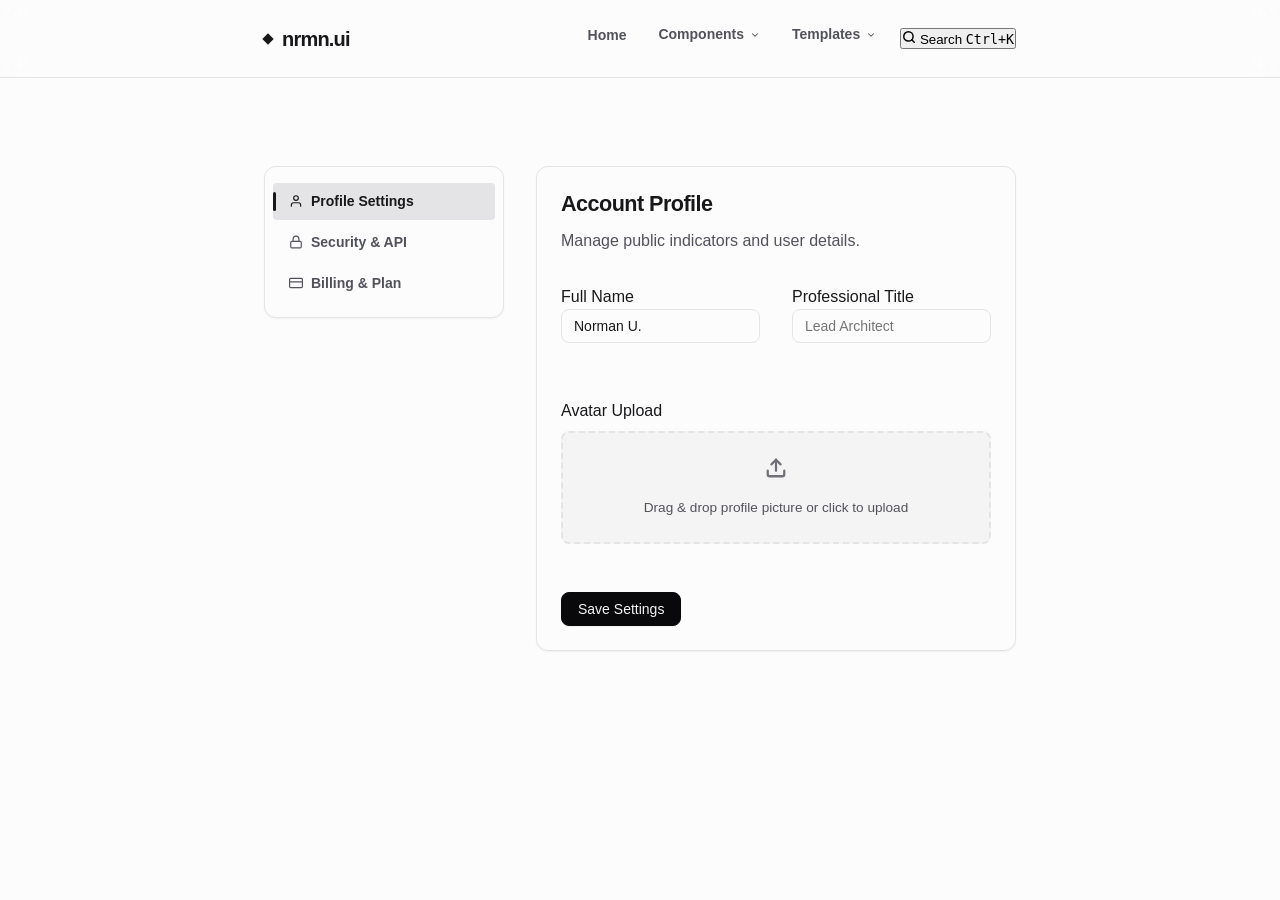
<file: settings.html>
<!DOCTYPE html>
<html lang="en">
<head>
  <meta charset="UTF-8">
  <meta name="viewport" content="width=device-width, initial-scale=1.0">
  <title>Settings Console - nrmn.ui</title>
  <meta name="description" content="Settings console showing advanced form elements and tab toggles built with nrmn.ui.">
  <link rel="stylesheet" href="style.css">
  <script>
    (function() {
      const savedTheme = localStorage.getItem('theme');
      const systemPrefersDark = window.matchMedia('(prefers-color-scheme: dark)').matches;
      if (savedTheme === 'dark' || (!savedTheme && systemPrefersDark)) {
        document.documentElement.setAttribute('data-theme', 'dark');
      } else {
        document.documentElement.setAttribute('data-theme', 'light');
      }
      
      const savedFont = localStorage.getItem('font');
      if (savedFont && savedFont !== 'default') {
        document.documentElement.setAttribute('data-font', savedFont);
      }
    })();
  </script>
</head>
<body>

  <!-- Sticky Navbar -->
  <header class="navbar">
    <div class="container navbar-container">
      <a href="index.html" class="navbar-brand">
        <span class="navbar-brand-dot"></span>
        <span>nrmn.ui</span>
      </a>
      
      <div class="flex align-center" style="gap: 1.5rem;">
        <nav>
          <ul class="navbar-menu">
            <li><a href="index.html">Home</a></li>
            <li class="nav-dropdown">
              <a href="#" class="dropdown-trigger">
                <span>Components</span>
                <svg class="chevron" width="10" height="10" viewBox="0 0 24 24" fill="none" stroke="currentColor" stroke-width="2.5" stroke-linecap="round" stroke-linejoin="round">
                  <polyline points="6 9 12 15 18 9"></polyline>
                </svg>
              </a>
              <ul class="dropdown-menu">
                <li><a href="docs.html#typography">Typography</a></li>
                <li><a href="docs.html#buttons">Buttons</a></li>
                <li><a href="docs.html#icons">SVG Icons</a></li>
                <li><a href="docs.html#badges">Badges</a></li>
                <li><a href="docs.html#inputs">Inputs & Selects</a></li>
                <li><a href="docs.html#cards">Cards</a></li>
                <li><a href="docs.html#tabs">Tabs</a></li>
                <li><a href="docs.html#breadcrumbs">Breadcrumbs</a></li>
                <li><a href="docs.html#alerts">Alerts & Dialogs</a></li>
                <li><a href="docs.html#tables">Tables</a></li>
                <li><a href="docs.html#skeletons">Skeleton Loaders</a></li>
                <li><a href="docs.html#widgets">Interactive Widgets</a></li>
                <li><a href="docs.html#preloaders">Preloaders & Loaders</a></li>
              </ul>
            </li>
            <li class="nav-dropdown">
              <a href="#" class="dropdown-trigger">
                <span>Templates</span>
                <svg class="chevron" width="10" height="10" viewBox="0 0 24 24" fill="none" stroke="currentColor" stroke-width="2.5" stroke-linecap="round" stroke-linejoin="round">
                  <polyline points="6 9 12 15 18 9"></polyline>
                </svg>
              </a>
              <ul class="dropdown-menu">
                <li><a href="dashboard.html">Admin Dashboard</a></li>
                <li><a href="auth.html">Sign In / Register</a></li>
                <li><a href="blog.html">Split Blog Post</a></li>
                <li><a href="settings.html">Settings Console</a></li>
              </ul>
            </li>
          </ul>
        </nav>
        
        <!-- Palette Search Trigger -->
        <button class="palette-trigger-btn" id="global-palette-btn" aria-label="Open Command Palette">
          <span class="palette-trigger-icon">
            <svg width="14" height="14" viewBox="0 0 24 24" fill="none" stroke="currentColor" stroke-width="2.5" stroke-linecap="round" stroke-linejoin="round">
              <circle cx="11" cy="11" r="8"></circle>
              <line x1="21" y1="21" x2="16.65" y2="16.65"></line>
            </svg>
          </span>
          <span class="palette-trigger-text">Search</span>
          <kbd class="palette-trigger-key" id="os-palette-key">Ctrl+K</kbd>
        </button>
      </div>
    </div>
  </header>

  <!-- Main Grid Layout -->
  <div class="container py-6">
    <div class="grid tab-container" style="grid-template-columns: 240px 1fr; gap: 2rem; align-items: start;">
      
      <!-- Side Tab Controls -->
      <aside class="card" style="padding: 1rem 0.5rem; display: flex; flex-direction: column; gap: 0.25rem;">
        <button class="btn btn-icon tab-btn active" data-tab="profile-tab">
          <svg class="icon" viewBox="0 0 24 24"><path d="M20 21v-2a4 4 0 0 0-4-4H8a4 4 0 0 0-4 4v2"></path><circle cx="12" cy="7" r="4"></circle></svg>
          <span>Profile Settings</span>
        </button>
        <button class="btn btn-icon tab-btn" data-tab="security-tab">
          <svg class="icon" viewBox="0 0 24 24"><rect x="3" y="11" width="18" height="11" rx="2" ry="2"></rect><path d="M7 11V7a5 5 0 0 1 10 0v4"></path></svg>
          <span>Security & API</span>
        </button>
        <button class="btn btn-icon tab-btn" data-tab="billing-tab">
          <svg class="icon" viewBox="0 0 24 24"><rect x="1" y="4" width="22" height="16" rx="2" ry="2"></rect><line x1="1" y1="10" x2="23" y2="10"></line></svg>
          <span>Billing & Plan</span>
        </button>
      </aside>

      <!-- Main Setting Cards Content -->
      <main>
        
        <!-- Tab 1: Profile Settings -->
        <div class="tab-panel active" data-tab="profile-tab">
          <div class="card mb-6">
            <h3 style="margin-top: 0;">Account Profile</h3>
            <p style="color: var(--text-secondary); margin-bottom: 2rem;">Manage public indicators and user details.</p>
            
            <div class="grid" style="grid-template-columns: 1fr 1fr; gap: 2rem; margin-bottom: 2rem;">
              <div class="form-group">
                <label for="profile-name">Full Name</label>
                <input type="text" class="input" id="profile-name" value="Norman U.">
              </div>
              
              <div class="form-group">
                <label for="profile-title">Professional Title</label>
                <input type="text" class="input" id="profile-title" placeholder="Lead Architect">
              </div>
            </div>

            <div class="form-group">
              <span class="sub-mono">Avatar Upload</span>
              <div style="margin-top: 0.5rem;">
                <div class="uploader-zone" id="drop-zone" style="padding: 1.5rem;">
                  <div class="uploader-icon">
                    <svg width="22" height="22" viewBox="0 0 24 24" fill="none" stroke="currentColor" stroke-width="2.5" stroke-linecap="round" stroke-linejoin="round">
                      <path d="M21 15v4a2 2 0 0 1-2 2H5a2 2 0 0 1-2-2v-4"></path>
                      <polyline points="17 8 12 3 7 8"></polyline>
                      <line x1="12" y1="3" x2="12" y2="15"></line>
                    </svg>
                  </div>
                  <div class="uploader-text" id="drop-text">Drag & drop profile picture or click to upload</div>
                  <input type="file" id="drop-file-input" style="display: none;">
                  <div class="uploader-progress" id="drop-progress">
                    <div class="uploader-progress-bar" id="drop-progress-bar"></div>
                  </div>
                </div>
              </div>
            </div>
            
            <div class="flex justify-end" style="margin-top: 3rem;">
              <button class="btn btn-primary" onclick="showToast('Profile configuration saved!')">Save Settings</button>
            </div>
          </div>
        </div>

        <!-- Tab 2: Security & API Settings -->
        <div class="tab-panel" data-tab="security-tab">
          <div class="card mb-6">
            <h3 style="margin-top: 0;">Security Configurations</h3>
            <p style="color: var(--text-secondary); margin-bottom: 2rem;">Manage verification channels and credentials.</p>
            
            <div style="display: flex; flex-direction: column; gap: 1.5rem; margin-bottom: 2rem;">
              
              <div class="form-group">
                <label>Security Contact Number (Telephone)</label>
                <div class="telephone-group" style="margin-top: 0.5rem;">
                  <select class="select country-code-select" aria-label="Country Code">
                    <option value="+1">🇺🇸 +1</option>
                    <option value="+44">🇬🇧 +44</option>
                    <option value="+81">🇯🇵 +81</option>
                  </select>
                  <input type="tel" class="input tel-input" placeholder="(555) 000-0000" aria-label="Phone number">
                </div>
              </div>

              <div class="form-group">
                <label>Verification Email</label>
                <div style="margin-top: 0.5rem; position: relative;">
                  <input type="email" class="input" id="email-suggest-input" placeholder="Type email prefix..." autocomplete="off">
                  <ul class="autocomplete-dropdown" id="email-suggest-dropdown"></ul>
                  <span class="validation-message" id="email-validation-msg"></span>
                </div>
              </div>

              <div class="form-group">
                <label>Secure Access Date Bound</label>
                <div style="margin-top: 0.5rem;">
                  <div class="date-input-wrapper">
                    <input type="date" class="input date-input" id="date-picker-demo" aria-label="Choose date">
                  </div>
                </div>
              </div>

              <div class="form-group">
                <label>Update Password</label>
                <div style="margin-top: 0.5rem;">
                  <input type="password" class="input" id="pass-strength-field" placeholder="Create a secure password">
                  <div class="strength-bar-container">
                    <div class="strength-bar" id="pass-strength-bar"></div>
                  </div>
                  <ul class="strength-checklist">
                    <li id="rule-length" class="invalid">Minimum 8 characters</li>
                    <li id="rule-number" class="invalid">At least one number</li>
                    <li id="rule-special" class="invalid">At least one special character (@$!%*?&)</li>
                  </ul>
                </div>
              </div>

              <hr>

              <div class="form-group">
                <label class="switch-label">
                  <span>Enable Two-Factor Authentication</span>
                  <div class="switch">
                    <input type="checkbox" id="tfa-switch" onchange="showToast(this.checked ? '2FA channel activated' : '2FA channel deactivated')">
                    <span class="switch-slider"></span>
                  </div>
                </label>
              </div>

            </div>

            <div class="flex justify-end" style="margin-top: 3rem;">
              <button class="btn btn-primary" onclick="showToast('Security properties saved!')">Save Parameters</button>
            </div>
          </div>
        </div>

        <!-- Tab 3: Billing & Plan Settings -->
        <div class="tab-panel" data-tab="billing-tab">
          <div class="card mb-6">
            <h3 style="margin-top: 0;">Plan & Billing Settings</h3>
            <p style="color: var(--text-secondary); margin-bottom: 2rem;">Configure subscriptions rates and cycle dates.</p>
            
            <div style="display: flex; flex-direction: column; gap: 2rem;">
              
              <div class="form-group">
                <span class="sub-mono" style="display: block; margin-bottom: 0.5rem;">Cycle Selection</span>
                <div class="segmented-control">
                  <input type="radio" name="billing-docs" id="billing-monthly" checked>
                  <label for="billing-monthly">Monthly billing</label>
                  <input type="radio" name="billing-docs" id="billing-yearly">
                  <label for="billing-yearly">Yearly billing (Save 20%)</label>
                  <span class="segmented-slider"></span>
                </div>
              </div>

              <div class="form-group">
                <span class="sub-mono" style="display: block; margin-bottom: 0.5rem;">Node Allocation Limits</span>
                <div class="range-container">
                  <input type="range" class="range-slider" id="volume-slider" min="0" max="100" value="50">
                  <span class="range-tooltip" id="volume-tooltip">50%</span>
                </div>
              </div>

              <div class="form-group">
                <span class="sub-mono" style="display: block; margin-bottom: 0.75rem;">Authorization Levels</span>
                <div class="custom-radio-group">
                  <label class="custom-radio">
                    <input type="radio" name="plan-demo" checked>
                    <span class="radio-indicator"></span>
                    <span>Standard Developer Node Tier</span>
                  </label>
                  <label class="custom-radio">
                    <input type="radio" name="plan-demo">
                    <span class="radio-indicator"></span>
                    <span>Full Scale Sandbox Infrastructure</span>
                  </label>
                </div>
              </div>

            </div>

            <div class="flex justify-end" style="margin-top: 3rem;">
              <button class="btn btn-primary" onclick="showToast('Billing credentials sync confirmed!')">Confirm Tier Sync</button>
            </div>
          </div>
        </div>

      </main>

    </div>
  </div>

  <!-- Command Palette Modal -->
  <div class="command-palette-overlay" id="command-palette">
    <div class="command-palette-content">
      <div class="command-palette-search-wrapper">
        <div class="command-palette-search-icon">
          <svg width="18" height="18" viewBox="0 0 24 24" fill="none" stroke="currentColor" stroke-width="2.5" stroke-linecap="round" stroke-linejoin="round">
            <circle cx="11" cy="11" r="8"></circle>
            <line x1="21" y1="21" x2="16.65" y2="16.65"></line>
          </svg>
        </div>
        <input type="text" id="command-search-input" class="command-palette-input" placeholder="Search pages, components or controls..." autocomplete="off">
      </div>
      <ul class="command-palette-list" id="command-palette-list"></ul>
      <div class="command-palette-footer">
        <div class="command-palette-footer-keys">
          <span>Navigate: <span class="command-palette-key">↑</span> <span class="command-palette-key">↓</span></span>
          <span style="margin-left: 1rem;">Select: <span class="command-palette-key">Enter</span></span>
        </div>
        <div>
          <span>Close: <span class="command-palette-key">Esc</span></span>
        </div>
      </div>
    </div>
  </div>

  <script src="main.js"></script>
</body>
</html>
</file>
<file: style.css>
/*
 * Showcase Stylesheet
 * Project-specific layouts, components, and interactive styles
 * Extending base.css
 */

@import url('base.css');

/* Navigation Bar */
.navbar {
  position: sticky;
  top: 0;
  z-index: 100;
  background-color: var(--bg-navbar);
  backdrop-filter: blur(12px);
  -webkit-backdrop-filter: blur(12px);
  border-bottom: 1px solid var(--border-color);
  padding: 1.25rem 0;
  transition: background-color var(--transition-normal), border-color var(--transition-normal);
}

.navbar-container {
  display: flex;
  justify-content: space-between;
  align-items: center;
}

.navbar-brand {
  font-family: var(--font-heading);
  font-size: 1.25rem;
  font-weight: 700;
  letter-spacing: -0.04em;
  color: var(--text-primary);
  text-decoration: none;
  display: flex;
  align-items: center;
  gap: 0.625rem;
  border-bottom: none;
}

.navbar-brand:hover {
  border-bottom: none;
}

.navbar-brand-dot {
  width: 8px;
  height: 8px;
  border-radius: 0;
  background-color: var(--text-primary);
  transform: rotate(45deg);
  animation: pulse-brand 4s infinite ease-in-out;
}

@keyframes pulse-brand {
  0%, 100% { transform: rotate(45deg) scale(1); }
  50% { transform: rotate(45deg) scale(1.08); }
}

.navbar-menu {
  display: flex;
  align-items: center;
  gap: 2rem;
  list-style: none;
  padding: 0;
  margin: 0;
}

.navbar-menu a {
  font-size: 0.875rem;
  font-weight: 600;
  color: var(--text-secondary);
  text-decoration: none;
  position: relative;
  padding: 0.25rem 0;
  transition: color var(--transition-fast);
  border-bottom: none;
}

.navbar-menu a:hover {
  color: var(--text-primary);
  border-bottom: none;
}

.navbar-menu a::after {
  content: '';
  position: absolute;
  bottom: -2px;
  left: 0;
  width: 100%;
  height: 2px;
  background-color: var(--text-primary);
  transform: scaleX(0);
  transform-origin: right;
  transition: transform var(--transition-fast);
}

.navbar-menu a:hover::after {
  transform: scaleX(1);
  transform-origin: left;
}

/* Navigation Dropdowns */
.nav-dropdown {
  position: relative;
}

.dropdown-trigger {
  display: inline-flex;
  align-items: center;
  gap: 0.375rem;
}

.dropdown-trigger .chevron {
  transition: transform var(--transition-fast);
}

.nav-dropdown:hover .dropdown-trigger .chevron {
  transform: rotate(180deg);
}

.dropdown-menu {
  position: absolute;
  top: 100%;
  left: 50%;
  transform: translateX(-50%) translateY(8px);
  min-width: 190px;
  background-color: var(--bg-secondary);
  border: 1px solid var(--border-color);
  border-radius: var(--radius-sm);
  padding: 0.375rem 0;
  margin: 0;
  list-style: none;
  opacity: 0;
  visibility: hidden;
  transition: opacity var(--transition-fast), transform var(--transition-fast), visibility var(--transition-fast);
  box-shadow: var(--shadow-hover);
  z-index: 110;
}

/* Arrow indicator on dropdown menu */
.dropdown-menu::before {
  content: '';
  position: absolute;
  top: -5px;
  left: 50%;
  transform: translateX(-50%) rotate(45deg);
  width: 8px;
  height: 8px;
  background-color: var(--bg-secondary);
  border-left: 1px solid var(--border-color);
  border-top: 1px solid var(--border-color);
}

.nav-dropdown:hover .dropdown-menu {
  opacity: 1;
  visibility: visible;
  transform: translateX(-50%) translateY(4px);
}

.dropdown-menu li {
  width: 100%;
}

.dropdown-menu li a {
  display: block;
  padding: 0.5rem 1rem;
  font-size: 0.8125rem;
  font-weight: 500;
  color: var(--text-secondary);
  text-align: left;
  border-bottom: none !important;
  transition: color var(--transition-fast), background-color var(--transition-fast);
}

.dropdown-menu li a:hover {
  color: var(--text-primary) !important;
  background-color: var(--bg-tertiary);
}

@media (max-width: 768px) {
  .dropdown-menu {
    position: static;
    transform: none !important;
    opacity: 1;
    visibility: visible;
    box-shadow: none;
    border: none;
    padding-left: 1rem;
    display: none;
  }
  
  .dropdown-menu::before {
    display: none;
  }
  
  .nav-dropdown.active .dropdown-menu {
    display: block;
  }
}

.mobile-menu-btn {
  display: none;
  background: none;
  border: none;
  color: var(--text-primary);
  cursor: pointer;
  padding: 0.25rem;
  outline: none;
}

@media (max-width: 768px) {
  .navbar-menu {
    display: none;
    position: absolute;
    top: 100%;
    left: 0;
    width: 100%;
    background-color: var(--bg-primary);
    border-bottom: 1px solid var(--border-color);
    padding: 1.5rem;
    flex-direction: column;
    align-items: flex-start;
    gap: 1.25rem;
    box-shadow: 0 8px 16px rgba(0, 0, 0, 0.05);
  }

  .navbar-menu.open {
    display: flex;
  }

  .mobile-menu-btn {
    display: block;
  }
}

/* Hero Section */
.hero {
  padding: 7rem 0 5rem 0;
  text-align: center;
}

.hero-tag {
  display: inline-flex;
  align-items: center;
  font-family: var(--font-mono);
  font-size: 0.7rem;
  font-weight: 500;
  letter-spacing: 0.1em;
  text-transform: uppercase;
  background-color: var(--bg-tertiary);
  color: var(--text-secondary);
  padding: 0.25rem 0.625rem;
  border-radius: var(--radius-sm);
  margin-bottom: 1.75rem;
  border: 1px solid var(--border-color);
}

.hero h1 {
  font-size: 4rem;
  font-weight: 700;
  max-width: 850px;
  margin: 0 auto 1.5rem auto;
  line-height: 1.1;
  letter-spacing: -0.04em;
}

@media (max-width: 768px) {
  .hero h1 {
    font-size: 2.75rem;
  }
}

.hero-subtitle {
  font-size: 1.25rem;
  color: var(--text-secondary);
  max-width: 620px;
  margin: 0 auto 2.5rem auto;
  line-height: 1.6;
}

.hero-actions {
  display: flex;
  justify-content: center;
  gap: 1.25rem;
}

/* Features Grid */
.features-grid {
  display: grid;
  grid-template-columns: repeat(auto-fit, minmax(260px, 1fr));
  gap: 2rem;
  margin-top: 3.5rem;
}

.features-grid .card h3 {
  margin-top: 0;
  margin-bottom: 0.75rem;
}

.features-grid .card p {
  margin-bottom: 0;
  font-size: 0.875rem;
  line-height: 1.5;
}

/* Layouts: Sidebar Layout (Docs / Dashboard) */
.sidebar-layout {
  display: flex;
  min-height: calc(100vh - 75px);
}

.sidebar {
  width: 260px;
  border-right: 1px solid var(--border-color);
  padding: 2.5rem 1.75rem;
  flex-shrink: 0;
  position: sticky;
  top: 75px;
  height: calc(100vh - 75px);
  overflow-y: auto;
  transition: transform var(--transition-normal);
}

.main-content {
  flex-grow: 1;
  padding: 2.5rem 3.5rem;
  max-width: 1050px;
  overflow-x: hidden;
}

@media (max-width: 768px) {
  .sidebar-layout {
    flex-direction: column;
  }

  .sidebar {
    width: 100%;
    height: auto;
    position: static;
    border-right: none;
    border-bottom: 1px solid var(--border-color);
    padding: 1.5rem;
  }

  .main-content {
    padding: 2rem 1.5rem;
  }
}

.sidebar-nav {
  list-style: none;
  padding: 0;
  margin: 0;
}

.sidebar-nav-title {
  font-family: var(--font-mono);
  font-size: 0.7rem;
  font-weight: 500;
  text-transform: uppercase;
  color: var(--text-tertiary);
  letter-spacing: 0.12em;
  margin-bottom: 0.75rem;
  margin-top: 1.75rem;
}

.sidebar-nav-title:first-child {
  margin-top: 0;
}

.sidebar-nav-item a {
  display: block;
  font-size: 0.875rem;
  font-weight: 500;
  color: var(--text-secondary);
  text-decoration: none;
  padding: 0.5rem 0.75rem;
  border-radius: var(--radius-sm);
  margin-bottom: 0.25rem;
  transition: color var(--transition-fast), background-color var(--transition-fast), transform var(--transition-fast);
  position: relative;
  border-bottom: none;
}

.sidebar-nav-item a::before {
  content: '';
  position: absolute;
  left: 0;
  top: 20%;
  height: 60%;
  width: 3px;
  background-color: var(--text-primary);
  border-radius: var(--radius-sm);
  transform: scaleY(0);
  transition: transform var(--transition-fast), background-color var(--transition-fast);
}

.sidebar-nav-item a:hover {
  color: var(--text-primary);
  background-color: var(--bg-tertiary);
  transform: translateX(2px);
}

.sidebar-nav-item a:hover::before {
  transform: scaleY(0.6);
  background-color: var(--text-tertiary);
}

.sidebar-nav-item a.active {
  color: var(--text-primary);
  background-color: var(--bg-tertiary);
  font-weight: 600;
}

.sidebar-nav-item a.active::before {
  transform: scaleY(1);
  background-color: var(--text-primary);
}

/* Tabs */
.tab-container {
  margin: 2rem 0;
}

.tab-buttons {
  display: flex;
  border-bottom: 1px solid var(--border-color);
  gap: 1.75rem;
  margin-bottom: 1.75rem;
}

.tab-btn {
  background: none;
  border: none;
  font-family: inherit;
  font-size: 0.875rem;
  font-weight: 600;
  color: var(--text-secondary);
  padding: 0.625rem 0;
  cursor: pointer;
  position: relative;
  transition: color var(--transition-fast);
}

.tab-btn:hover {
  color: var(--text-primary);
}

.tab-btn.active {
  color: var(--text-primary);
}

.tab-btn.active::after {
  content: '';
  position: absolute;
  bottom: -1px;
  left: 0;
  width: 100%;
  height: 2px;
  background-color: var(--text-primary);
}

.tab-panel {
  display: none;
}

.tab-panel.active {
  display: block;
}

/* Badges */
.badge {
  display: inline-flex;
  align-items: center;
  font-family: var(--font-mono);
  font-size: 0.7rem;
  font-weight: 500;
  padding: 0.1875rem 0.5rem;
  border-radius: var(--radius-sm);
  border: 1px solid var(--border-color);
  background-color: var(--bg-tertiary);
  color: var(--text-secondary);
}

.badge-success {
  background-color: rgba(16, 185, 129, 0.08);
  border-color: rgba(16, 185, 129, 0.18);
  color: var(--alert-success);
}

.badge-warning {
  background-color: rgba(245, 158, 11, 0.08);
  border-color: rgba(245, 158, 11, 0.18);
  color: var(--alert-warning);
}

.badge-error {
  background-color: rgba(239, 68, 68, 0.08);
  border-color: rgba(239, 68, 68, 0.18);
  color: var(--alert-error);
}

/* Alerts */
.alert-box {
  display: flex;
  gap: 0.875rem;
  padding: 1.25rem;
  border-radius: var(--radius-sm);
  border: 1px solid var(--border-color);
  border-left: 4px solid var(--text-primary);
  background-color: var(--bg-secondary);
  color: var(--text-secondary);
  margin-bottom: 1.25rem;
}

.alert-box h4 {
  margin: 0 0 0.25rem 0;
  font-size: 0.875rem;
  font-family: var(--font-heading);
}

.alert-box p {
  margin: 0;
  font-size: 0.875rem;
  color: inherit;
}

.alert-box-info {
  border-left-color: var(--text-primary);
  color: var(--text-primary);
}

.alert-box-success {
  border-left-color: var(--alert-success);
  background-color: rgba(16, 185, 129, 0.02);
  color: var(--alert-success);
}

.alert-box-warning {
  border-left-color: var(--alert-warning);
  background-color: rgba(245, 158, 11, 0.02);
  color: var(--alert-warning);
}

.alert-box-error {
  border-left-color: var(--alert-error);
  background-color: rgba(239, 68, 68, 0.02);
  color: var(--alert-error);
}

/* Modal Styling */
.modal-overlay {
  position: fixed;
  top: 0;
  left: 0;
  width: 100%;
  height: 100%;
  background-color: rgba(9, 9, 11, 0.35);
  backdrop-filter: blur(6px);
  display: none;
  justify-content: center;
  align-items: center;
  z-index: 1000;
  padding: 1.5rem;
}

@media (prefers-color-scheme: dark) {
  .modal-overlay {
    background-color: rgba(0, 0, 0, 0.5);
  }
}

.modal-overlay.open {
  display: flex;
}

.modal-content {
  background-color: var(--bg-secondary);
  border: 1px solid var(--border-color);
  border-radius: var(--radius-sm);
  max-width: 500px;
  width: 100%;
  padding: 2.25rem;
  box-shadow: var(--shadow-hover);
  position: relative;
  animation: modal-in 0.2s cubic-bezier(0.16, 1, 0.3, 1);
}

@keyframes modal-in {
  from {
    transform: scale(0.98) translateY(-10px);
    opacity: 0;
  }
  to {
    transform: scale(1) translateY(0);
    opacity: 1;
  }
}

.modal-close {
  position: absolute;
  top: 1.25rem;
  right: 1.25rem;
  background: none;
  border: none;
  font-size: 1.5rem;
  cursor: pointer;
  color: var(--text-tertiary);
  transition: color var(--transition-fast);
  outline: none;
}

.modal-close:hover {
  color: var(--text-primary);
}

/* Toast Container & Notification */
.toast-container {
  position: fixed;
  top: 1.5rem;
  left: 50%;
  transform: translateX(-50%);
  display: flex;
  flex-direction: column;
  gap: 0.75rem;
  z-index: 1010;
  width: 100%;
  max-width: 380px;
  pointer-events: none;
}

.toast {
  background-color: var(--bg-secondary);
  color: var(--text-primary);
  border: 1px solid var(--border-color);
  padding: 0.875rem 1.25rem;
  border-radius: var(--radius-sm);
  font-family: var(--font-sans);
  font-size: 0.875rem;
  font-weight: 500;
  box-shadow: var(--shadow-hover-btn);
  display: flex;
  justify-content: space-between;
  align-items: center;
  gap: 1rem;
  pointer-events: auto;
  animation: toast-in 0.35s cubic-bezier(0.16, 1, 0.3, 1) forwards;
}

@keyframes toast-in {
  from {
    transform: translateY(-30px) scale(0.95);
    opacity: 0;
  }
  to {
    transform: translateY(0) scale(1);
    opacity: 1;
  }
}

/* Auth Pages Style */
.auth-wrapper {
  min-height: calc(100vh - 75px);
  display: flex;
  align-items: center;
  justify-content: center;
  padding: 4rem 1.5rem;
}

.auth-card {
  max-width: 420px;
  width: 100%;
}

.form-group {
  margin-bottom: 1.5rem;
}

.form-label {
  display: block;
  font-family: var(--font-mono);
  font-size: 0.75rem;
  font-weight: 600;
  text-transform: uppercase;
  letter-spacing: 0.05em;
  margin-bottom: 0.5rem;
  color: var(--text-primary);
}

.form-help {
  font-size: 0.75rem;
  color: var(--text-tertiary);
  margin-top: 0.375rem;
}

/* Dashboard Layout */
.dashboard-grid {
  display: grid;
  grid-template-columns: repeat(12, 1fr);
  gap: 2rem;
}

.col-12 { grid-column: span 12; }
.col-8 { grid-column: span 8; }
.col-6 { grid-column: span 6; }
.col-4 { grid-column: span 4; }

@media (max-width: 992px) {
  .col-8, .col-6, .col-4 {
    grid-column: span 12;
  }
}

.metric-card {
  text-align: left;
}

.metric-value {
  font-family: var(--font-heading);
  font-size: 2.25rem;
  font-weight: 700;
  line-height: 1;
  margin: 0.625rem 0;
  letter-spacing: -0.03em;
}

.metric-change {
  font-family: var(--font-mono);
  font-size: 0.7rem;
  font-weight: 500;
  text-transform: uppercase;
  letter-spacing: 0.05em;
}

.metric-change.positive { color: var(--alert-success); }
.metric-change.negative { color: var(--alert-error); }

/* Utilities */
.text-center { text-align: center; }
.mt-4 { margin-top: 1rem; }
.mb-4 { margin-bottom: 1rem; }
.mb-6 { margin-bottom: 1.5rem; }
.gap-2 { gap: 0.5rem; }
.align-center { align-items: center; }
.justify-between { justify-content: space-between; }
.w-full { width: 100%; }

/* Command Palette Dialogue */
.command-palette-overlay {
  position: fixed;
  top: 0;
  left: 0;
  width: 100%;
  height: 100%;
  background-color: rgba(9, 9, 11, 0.45);
  backdrop-filter: blur(8px);
  display: none;
  justify-content: center;
  align-items: flex-start;
  z-index: 1050;
  padding: 1.5rem;
  padding-top: 10vh;
}

@media (prefers-color-scheme: dark) {
  .command-palette-overlay {
    background-color: rgba(0, 0, 0, 0.65);
  }
}

.command-palette-overlay.open {
  display: flex;
}

.command-palette-content {
  background-color: var(--bg-secondary);
  border: 1px solid var(--border-color);
  border-radius: var(--radius-md);
  max-width: 600px;
  width: 100%;
  box-shadow: var(--shadow-hover);
  overflow: hidden;
  animation: cmd-palette-in 0.18s cubic-bezier(0.16, 1, 0.3, 1);
  display: flex;
  flex-direction: column;
}

@keyframes cmd-palette-in {
  from {
    transform: scale(0.97) translateY(-8px);
    opacity: 0;
  }
  to {
    transform: scale(1) translateY(0);
    opacity: 1;
  }
}

.command-palette-search-wrapper {
  padding: 1.15rem 1.5rem;
  border-bottom: 1px solid var(--border-color);
  display: flex;
  align-items: center;
  gap: 0.75rem;
}

.command-palette-search-icon {
  color: var(--text-tertiary);
  flex-shrink: 0;
  display: flex;
  align-items: center;
  justify-content: center;
}

.command-palette-input {
  width: 100%;
  border: none !important;
  background: transparent !important;
  color: var(--text-primary);
  font-family: inherit;
  font-size: 1.05rem;
  font-weight: 500;
  outline: none;
  padding: 0;
}

.command-palette-input::placeholder {
  color: var(--text-tertiary);
}

.command-palette-list {
  list-style: none;
  padding: 0.5rem 0;
  margin: 0;
  max-height: 330px;
  overflow-y: auto;
}

.command-palette-item {
  display: flex;
  align-items: center;
  justify-content: space-between;
  padding: 0.75rem 1.5rem;
  cursor: pointer;
  transition: background-color var(--transition-fast);
}

.command-palette-item-left {
  display: flex;
  align-items: center;
  gap: 0.85rem;
}

.command-palette-item-icon {
  color: var(--text-tertiary);
  flex-shrink: 0;
  display: flex;
  align-items: center;
  justify-content: center;
}

.command-palette-item-text {
  font-size: 0.875rem;
  font-weight: 500;
  color: var(--text-secondary);
}

.command-palette-item-shortcut {
  font-family: var(--font-mono);
  font-size: 0.65rem;
  background-color: var(--bg-tertiary);
  border: 1px solid var(--border-color);
  color: var(--text-tertiary);
  padding: 0.15rem 0.4rem;
  border-radius: var(--radius-sm);
  text-transform: uppercase;
}

/* Hover / Focus state */
.command-palette-item.active {
  background-color: var(--bg-tertiary);
}

.command-palette-item.active .command-palette-item-text {
  color: var(--text-primary);
}

.command-palette-item.active .command-palette-item-icon {
  color: var(--text-primary);
}

.command-palette-footer {
  padding: 0.75rem 1.5rem;
  border-top: 1px solid var(--border-color);
  background-color: var(--bg-primary);
  display: flex;
  align-items: center;
  justify-content: space-between;
  font-family: var(--font-mono);
  font-size: 0.65rem;
  color: var(--text-tertiary);
}

.command-palette-footer-keys {
  display: flex;
  gap: 0.5rem;
  align-items: center;
}

.command-palette-key {
  background-color: var(--bg-secondary);
  border: 1px solid var(--border-color);
  padding: 0.05rem 0.35rem;
  border-radius: var(--radius-sm);
  text-transform: uppercase;
}

/* Accordion Component */
.accordion-group {
  display: flex;
  flex-direction: column;
  gap: 0.5rem;
  width: 100%;
}

.accordion {
  border: 1px solid var(--border-color);
  border-radius: var(--radius-sm);
  background-color: var(--bg-secondary);
  overflow: hidden;
  transition: border-color var(--transition-fast);
}

.accordion:hover {
  border-color: var(--text-primary);
}

.accordion-header {
  width: 100%;
  display: flex;
  justify-content: space-between;
  align-items: center;
  padding: 1rem 1.25rem;
  background: none;
  border: none;
  font-family: inherit;
  font-size: 0.875rem;
  font-weight: 600;
  color: var(--text-primary);
  cursor: pointer;
  text-align: left;
  outline: none;
}

.accordion-header .chevron {
  transition: transform var(--transition-fast);
  color: var(--text-tertiary);
  flex-shrink: 0;
}

.accordion.open .accordion-header .chevron {
  transform: rotate(180deg);
  color: var(--text-primary);
}

.accordion-content {
  max-height: 0;
  overflow: hidden;
  transition: max-height var(--transition-normal) cubic-bezier(0.16, 1, 0.3, 1);
}

.accordion-inner {
  padding: 0 1.25rem 1.25rem 1.25rem;
  font-size: 0.875rem;
  color: var(--text-secondary);
  line-height: 1.6;
}

/* Slide-Out Drawer Panel */
.drawer-overlay {
  position: fixed;
  top: 0;
  left: 0;
  width: 100%;
  height: 100%;
  background-color: rgba(9, 9, 11, 0.35);
  backdrop-filter: blur(4px);
  display: none;
  justify-content: flex-end;
  z-index: 1000;
}

@media (prefers-color-scheme: dark) {
  .drawer-overlay {
    background-color: rgba(0, 0, 0, 0.5);
  }
}

.drawer-overlay.open {
  display: flex;
}

.drawer {
  background-color: var(--bg-secondary);
  border-left: 1px solid var(--border-color);
  width: 100%;
  max-width: 400px;
  height: 100%;
  display: flex;
  flex-direction: column;
  transform: translateX(100%);
  transition: transform var(--transition-normal) cubic-bezier(0.16, 1, 0.3, 1);
}

.drawer-overlay.open .drawer {
  transform: translateX(0);
}

.drawer-header {
  padding: 1.5rem;
  border-bottom: 1px solid var(--border-color);
  display: flex;
  justify-content: space-between;
  align-items: center;
}

.drawer-header h3 {
  margin: 0;
}

.drawer-close {
  background: none;
  border: none;
  font-size: 1.5rem;
  color: var(--text-tertiary);
  cursor: pointer;
  outline: none;
  transition: color var(--transition-fast);
}

.drawer-close:hover {
  color: var(--text-primary);
}

.drawer-body {
  padding: 1.5rem;
  flex-grow: 1;
  overflow-y: auto;
}

.drawer-footer {
  padding: 1.5rem;
  border-top: 1px solid var(--border-color);
  background-color: var(--bg-primary);
}

/* Viewport Top Progress Bar */
.top-progress-bar {
  position: fixed;
  top: 0;
  left: 0;
  height: 3px;
  background-color: var(--text-primary);
  z-index: 1200;
  width: 0;
  transition: width 0.4s cubic-bezier(0.1, 0.8, 0.1, 1), opacity 0.2s ease-in-out;
  opacity: 0;
  pointer-events: none;
}

.top-progress-bar.active {
  opacity: 1;
}

/* Blocking Loader Overlay */
.blocking-loader-overlay {
  position: fixed;
  top: 0;
  left: 0;
  width: 100%;
  height: 100%;
  background-color: rgba(9, 9, 11, 0.45);
  backdrop-filter: blur(6px);
  display: none;
  justify-content: center;
  align-items: center;
  z-index: 1100;
  flex-direction: column;
}

@media (prefers-color-scheme: dark) {
  .blocking-loader-overlay {
    background-color: rgba(0, 0, 0, 0.65);
  }
}

.blocking-loader-overlay.open {
  display: flex;
}

.blocking-loader-card {
  background-color: var(--bg-secondary);
  border: 1px solid var(--border-color);
  border-radius: var(--radius-md);
  padding: 2.25rem 2.75rem;
  display: flex;
  flex-direction: column;
  align-items: center;
  gap: 1.25rem;
  box-shadow: var(--shadow-hover);
  text-align: center;
  max-width: 320px;
  animation: loader-card-in 0.2s cubic-bezier(0.16, 1, 0.3, 1);
}

@keyframes loader-card-in {
  from { transform: scale(0.95); opacity: 0; }
  to { transform: scale(1); opacity: 1; }
}

.spinner {
  width: 34px;
  height: 34px;
  border: 3px solid var(--border-color);
  border-top-color: var(--text-primary);
  border-radius: 50%;
  animation: spin 0.8s infinite linear;
}

@keyframes spin {
  100% { transform: rotate(360deg); }
}

.blocking-loader-text {
  font-size: 0.875rem;
  font-weight: 600;
  color: var(--text-primary);
}

.blocking-loader-subtext {
  font-size: 0.75rem;
  color: var(--text-tertiary);
}

/* Search Input Fields & Groups */
.search-group {
  display: flex;
  width: 100%;
}

.search-group .input {
  border-top-right-radius: 0 !important;
  border-bottom-right-radius: 0 !important;
  border-right: none !important;
}

.search-group .btn {
  border-top-left-radius: 0 !important;
  border-bottom-left-radius: 0 !important;
  white-space: nowrap;
  flex-shrink: 0;
}

.search-input-wrapper {
  position: relative;
  display: flex;
  align-items: center;
  width: 100%;
}

.search-input-wrapper .input {
  padding-left: 2.5rem !important;
  padding-right: 2.5rem !important;
}

.search-icon-left {
  position: absolute;
  left: 0.85rem;
  color: var(--text-tertiary);
  pointer-events: none;
  display: flex;
  align-items: center;
  justify-content: center;
}

.search-clear-right {
  position: absolute;
  right: 0.85rem;
  background: none;
  border: none;
  color: var(--text-tertiary);
  cursor: pointer;
  padding: 0;
  display: flex;
  align-items: center;
  justify-content: center;
  transition: color var(--transition-fast);
  outline: none;
}

.search-clear-right:hover {
  color: var(--text-primary);
}

/* Autocomplete Dropdown List */
.autocomplete-dropdown {
  position: absolute;
  top: calc(100% + 4px);
  left: 0;
  width: 100%;
  background-color: var(--bg-secondary);
  border: 1px solid var(--border-color);
  border-radius: var(--radius-sm);
  box-shadow: var(--shadow-hover);
  z-index: 100;
  display: none;
  max-height: 200px;
  overflow-y: auto;
  list-style: none;
  padding: 0.25rem 0;
  margin: 0;
}

.autocomplete-dropdown.open {
  display: block;
}

.autocomplete-item {
  padding: 0.65rem 1rem;
  cursor: pointer;
  font-size: 0.85rem;
  color: var(--text-secondary);
  transition: background-color var(--transition-fast), color var(--transition-fast);
  display: flex;
  justify-content: space-between;
  align-items: center;
}

.autocomplete-item:hover,
.autocomplete-item.active {
  background-color: var(--bg-tertiary);
  color: var(--text-primary);
}

.autocomplete-item-meta {
  font-size: 0.7rem;
  font-family: var(--font-mono);
  color: var(--text-tertiary);
  text-transform: uppercase;
}

/* Password Strength Bar & Checklist */
.strength-bar-container {
  height: 4px;
  background-color: var(--bg-tertiary);
  border-radius: var(--radius-sm);
  margin-top: 0.5rem;
  overflow: hidden;
  width: 100%;
}

.strength-bar {
  height: 100%;
  width: 0;
  transition: width var(--transition-normal), background-color var(--transition-normal);
}

.strength-bar.weak { width: 33%; background-color: #ef4444; }
.strength-bar.medium { width: 66%; background-color: #f59e0b; }
.strength-bar.strong { width: 100%; background-color: #10b981; }

.strength-checklist {
  list-style: none;
  padding: 0;
  margin: 0.5rem 0 0 0;
  display: flex;
  flex-direction: column;
  gap: 0.25rem;
  font-size: 0.75rem;
  color: var(--text-tertiary);
}

.strength-checklist li {
  display: flex;
  align-items: center;
  gap: 0.35rem;
  transition: color var(--transition-fast);
}

.strength-checklist li.valid {
  color: var(--text-primary);
}

.strength-checklist li::before {
  content: "○";
  font-weight: bold;
}

.strength-checklist li.valid::before {
  content: "●";
}

/* Segmented Control Selector */
.segmented-control {
  display: inline-flex;
  background-color: var(--bg-tertiary);
  padding: 2px;
  border-radius: var(--radius-sm);
  position: relative;
  border: 1px solid var(--border-color);
}

.segmented-control input[type="radio"] {
  display: none;
}

.segmented-control label {
  padding: 0.5rem 1.25rem;
  font-size: 0.85rem;
  font-weight: 600;
  color: var(--text-secondary);
  cursor: pointer;
  z-index: 2;
  transition: color var(--transition-fast);
  user-select: none;
}

.segmented-control input[type="radio"]:checked + label {
  color: var(--text-primary);
}

.segmented-slider {
  position: absolute;
  top: 2px;
  bottom: 2px;
  left: 2px;
  background-color: var(--bg-secondary);
  border-radius: calc(var(--radius-sm) - 1px);
  transition: transform var(--transition-normal) cubic-bezier(0.16, 1, 0.3, 1), width var(--transition-normal);
  box-shadow: 0 1px 3px rgba(0, 0, 0, 0.08);
  z-index: 1;
}

/* Switch Toggle Component */
.switch-label {
  display: flex;
  align-items: center;
  justify-content: space-between;
  cursor: pointer;
  width: 100%;
  max-width: 250px;
  user-select: none;
}

.switch {
  position: relative;
  display: inline-block;
  width: 44px;
  height: 24px;
  flex-shrink: 0;
}

.switch input {
  opacity: 0;
  width: 0;
  height: 0;
}

.switch-slider {
  position: absolute;
  cursor: pointer;
  top: 0;
  left: 0;
  right: 0;
  bottom: 0;
  background-color: var(--bg-tertiary);
  transition: background-color var(--transition-normal);
  border-radius: 24px;
  border: 1px solid var(--border-color);
}

.switch-slider::before {
  position: absolute;
  content: "";
  height: 18px;
  width: 18px;
  left: 2px;
  bottom: 2px;
  background-color: var(--text-primary);
  transition: transform var(--transition-normal) cubic-bezier(0.16, 1, 0.3, 1);
  border-radius: 50%;
}

.switch input:checked + .switch-slider {
  background-color: var(--text-primary);
}

.switch input:checked + .switch-slider::before {
  transform: translateX(20px);
  background-color: var(--bg-primary);
}

/* Range Slider Tooltip Layouts */
.range-container {
  position: relative;
  width: 100%;
  margin-top: 1rem;
  padding-bottom: 2rem;
}

.range-slider {
  -webkit-appearance: none;
  appearance: none;
  width: 100%;
  height: 6px;
  background: var(--bg-tertiary);
  outline: none;
  border-radius: var(--radius-sm);
  border: 1px solid var(--border-color);
}

.range-slider::-webkit-slider-thumb {
  -webkit-appearance: none;
  appearance: none;
  width: 16px;
  height: 16px;
  background: var(--text-primary);
  cursor: pointer;
  border-radius: 50%;
  transition: transform var(--transition-fast);
}

.range-slider::-webkit-slider-thumb:hover {
  transform: scale(1.2);
}

.range-tooltip {
  position: absolute;
  background-color: var(--accent);
  color: var(--bg-primary);
  padding: 0.15rem 0.4rem;
  font-size: 0.7rem;
  font-family: var(--font-mono);
  font-weight: bold;
  border-radius: var(--radius-sm);
  top: -24px;
  transform: translateX(-50%);
  pointer-events: none;
  transition: left 0.1s ease-out;
}

/* Drag-and-Drop Uploader */
.uploader-zone {
  border: 2px dashed var(--border-color);
  border-radius: var(--radius-md);
  background-color: var(--bg-secondary);
  padding: 2rem;
  text-align: center;
  cursor: pointer;
  transition: border-color var(--transition-fast), background-color var(--transition-fast);
  display: flex;
  flex-direction: column;
  align-items: center;
  gap: 0.75rem;
  position: relative;
  overflow: hidden;
}

.uploader-zone:hover, .uploader-zone.dragover {
  border-color: var(--text-primary);
  background-color: var(--bg-tertiary);
}

.uploader-icon {
  color: var(--text-tertiary);
  transition: color var(--transition-fast);
}

.uploader-zone:hover .uploader-icon {
  color: var(--text-primary);
}

.uploader-text {
  font-size: 0.85rem;
  color: var(--text-secondary);
}

.uploader-progress {
  position: absolute;
  bottom: 0;
  left: 0;
  width: 100%;
  height: 4px;
  background-color: var(--bg-tertiary);
  display: none;
}

.uploader-progress-bar {
  height: 100%;
  width: 0;
  background-color: var(--text-primary);
  transition: width 0.1s linear;
}

/* Telephone & Date Pickers Custom Styling */
.telephone-group {
  display: flex;
  width: 100%;
}

.country-code-select {
  width: auto !important;
  border-top-right-radius: 0 !important;
  border-bottom-right-radius: 0 !important;
  border-right: none !important;
  padding-right: 1.75rem !important;
  background-color: var(--bg-tertiary) !important;
  font-size: 0.85rem !important;
}

.tel-input {
  border-top-left-radius: 0 !important;
  border-bottom-left-radius: 0 !important;
}

.date-input-wrapper {
  position: relative;
  width: 100%;
}

.date-input {
  position: relative;
  padding-right: 2.5rem !important;
}

.date-input::-webkit-calendar-picker-indicator {
  background: transparent;
  bottom: 0;
  color: transparent;
  cursor: pointer;
  height: auto;
  left: 0;
  position: absolute;
  right: 0;
  top: 0;
  width: auto;
}

.date-input-wrapper::after {
  content: "";
  position: absolute;
  right: 0.85rem;
  top: 50%;
  transform: translateY(-50%);
  width: 14px;
  height: 14px;
  pointer-events: none;
  background-image: url("data:image/svg+xml,%3Csvg xmlns='http://www.w3.org/2000/svg' width='24' height='24' viewBox='0 0 24 24' fill='none' stroke='%23a1a1aa' stroke-width='2.5' stroke-linecap='round' stroke-linejoin='round'%3E%3Crect x='3' y='4' width='18' height='18' rx='2' ry='2'%3E%3C/rect%3E%3Cline x1='16' y1='2' x2='16' y2='6'%3E%3C/line%3E%3Cline x1='8' y1='2' x2='8' y2='6'%3E%3C/line%3E%3Cline x1='3' y1='10' x2='21' y2='10'%3E%3C/line%3E%3C/svg%3E");
  background-repeat: no-repeat;
  background-size: contain;
  transition: opacity var(--transition-fast);
}

/* Custom Grayscale Radios */
.custom-radio-group {
  display: flex;
  flex-direction: column;
  gap: 0.75rem;
}

.custom-radio {
  display: flex;
  align-items: center;
  gap: 0.5rem;
  font-size: 0.875rem;
  color: var(--text-secondary);
  cursor: pointer;
  user-select: none;
}

.custom-radio input {
  display: none;
}

.radio-indicator {
  width: 16px;
  height: 16px;
  border: 1px solid var(--border-color);
  border-radius: 50%;
  background-color: var(--bg-secondary);
  display: inline-flex;
  align-items: center;
  justify-content: center;
  transition: border-color var(--transition-fast), background-color var(--transition-fast);
  flex-shrink: 0;
}

.custom-radio input:checked + .radio-indicator {
  border-color: var(--text-primary);
  background-color: var(--text-primary);
}

.radio-indicator::after {
  content: "";
  width: 6px;
  height: 6px;
  border-radius: 50%;
  background-color: var(--bg-primary);
  transform: scale(0);
  transition: transform var(--transition-fast);
}

.custom-radio input:checked + .radio-indicator::after {
  transform: scale(1);
}

.custom-radio:hover .radio-indicator {
  border-color: var(--text-primary);
}

/* Custom Grayscale Checkboxes */
.custom-checkbox-group {
  display: flex;
  flex-direction: column;
  gap: 0.75rem;
}

.custom-checkbox {
  display: flex;
  align-items: center;
  gap: 0.5rem;
  font-size: 0.875rem;
  color: var(--text-secondary);
  cursor: pointer;
  user-select: none;
}

.custom-checkbox input {
  display: none;
}

.checkbox-indicator {
  width: 16px;
  height: 16px;
  border: 1px solid var(--border-color);
  border-radius: var(--radius-sm);
  background-color: var(--bg-secondary);
  display: inline-flex;
  align-items: center;
  justify-content: center;
  transition: border-color var(--transition-fast), background-color var(--transition-fast);
  flex-shrink: 0;
}

.custom-checkbox input:checked + .checkbox-indicator {
  border-color: var(--text-primary);
  background-color: var(--text-primary);
}

.checkbox-indicator::after {
  content: "";
  width: 10px;
  height: 10px;
  background-image: url("data:image/svg+xml,%3Csvg xmlns='http://www.w3.org/2000/svg' viewBox='0 0 24 24' fill='none' stroke='%23fcfcfc' stroke-width='3.5' stroke-linecap='round' stroke-linejoin='round'%3E%3Cpolyline points='20 6 9 17 4 12'%3E%3C/polyline%3E%3C/svg%3E");
  background-repeat: no-repeat;
  background-size: contain;
  transform: scale(0);
  transition: transform var(--transition-fast);
}

.custom-checkbox input:checked + .checkbox-indicator::after {
  transform: scale(1);
}

.custom-checkbox:hover .checkbox-indicator {
  border-color: var(--text-primary);
}

/* Validation Feedback States */
.input.invalid, .select.invalid, .textarea.invalid {
  border-color: #ef4444 !important;
}

.input.invalid:focus {
  box-shadow: 0 0 0 2px rgba(239, 68, 68, 0.15) !important;
}

.validation-message {
  font-size: 0.75rem;
  margin-top: 0.35rem;
  display: none;
}

.validation-message.error {
  display: block;
  color: #ef4444;
}

.validation-message.success {
  display: block;
  color: #10b981;
}

/* Universal SVG Icon Style */
.icon {
  width: 1em;
  height: 1em;
  display: inline-block;
  stroke: currentColor;
  fill: none;
  stroke-width: 2px;
  stroke-linecap: round;
  stroke-linejoin: round;
  vertical-align: middle;
  flex-shrink: 0;
  transition: transform var(--transition-fast), stroke var(--transition-fast);
}

/* Common Size Modifiers */
.icon-sm { font-size: 0.875rem; }
.icon-md { font-size: 1.25rem; }
.icon-lg { font-size: 1.75rem; }
.icon-xl { font-size: 2.25rem; }

/* Icon Button combination */
.btn-icon {
  display: inline-flex;
  align-items: center;
  gap: 0.5rem;
}

/* ==========================================================================
   Code Copy & Playground Custom Styles
   ========================================================================== */

/* Preformatted Code Blocks */
.code-block-wrapper {
  position: relative;
  margin: 1rem 0;
  width: 100%;
}

pre {
  background-color: var(--bg-secondary);
  border: 1px solid var(--border-color);
  border-radius: var(--radius-md);
  padding: 1.25rem;
  overflow-x: auto;
  font-family: var(--font-mono);
  font-size: 0.85rem;
  line-height: 1.5;
  color: var(--text-primary);
  margin: 0;
}

pre code {
  font-family: inherit;
  font-size: inherit;
  color: inherit;
  background: none;
  padding: 0;
  border: none;
  border-radius: 0;
}

.copy-code-btn {
  position: absolute;
  top: 0.5rem;
  right: 0.5rem;
  background-color: var(--bg-primary);
  border: 1px solid var(--border-color);
  border-radius: var(--radius-sm);
  color: var(--text-secondary);
  font-size: 0.75rem;
  font-family: var(--font-sans);
  font-weight: 600;
  padding: 0.25rem 0.5rem;
  cursor: pointer;
  opacity: 0.65;
  transition: opacity var(--transition-fast), background-color var(--transition-fast), border-color var(--transition-fast), color var(--transition-fast), box-shadow var(--transition-fast);
  display: flex;
  align-items: center;
  gap: 0.35rem;
  box-shadow: var(--shadow-sm);
}

.code-block-wrapper:hover .copy-code-btn,
.copy-code-btn:focus-visible {
  opacity: 1;
}

.copy-code-btn:hover {
  background-color: var(--bg-tertiary);
  color: var(--text-primary);
  border-color: var(--border-hover);
}

.copy-code-btn.copied {
  border-color: rgba(16, 185, 129, 0.5) !important;
  box-shadow: 0 0 0 2px rgba(16, 185, 129, 0.15) !important;
  background-color: var(--bg-primary) !important;
}

.copy-code-btn:active {
  transform: scale(0.96);
}

/* Component Playground */
.playground-layout {
  display: grid;
  grid-template-columns: 1fr;
  gap: 2rem;
  margin-top: 1.5rem;
}

@media (min-width: 768px) {
  .playground-layout {
    grid-template-columns: 350px 1fr;
  }
}

.playground-controls {
  background-color: var(--bg-secondary);
  border: 1px solid var(--border-color);
  border-radius: var(--radius-md);
  padding: 1.5rem;
  display: flex;
  flex-direction: column;
  gap: 1.25rem;
}

.playground-preview-pane {
  border: 1px solid var(--border-color);
  border-radius: var(--radius-md);
  background-color: var(--bg-primary);
  padding: 2.5rem;
  display: flex;
  align-items: center;
  justify-content: center;
  min-height: 220px;
  position: relative;
  overflow: hidden;
  box-shadow: inset 0 0 10px rgba(0, 0, 0, 0.02);
}

.playground-preview-element {
  display: inline-flex;
  align-items: center;
  justify-content: center;
  transition: box-shadow var(--transition-fast), transform var(--transition-fast);
}

.playground-code-output {
  margin-top: 1.5rem;
}

/* Settings Page Spacing & Layout Fixes */
.py-6 {
  padding-top: 3.5rem;
  padding-bottom: 3.5rem;
}

/* Vertical Settings Sidebar Tabs */
.grid.tab-container .tab-btn {
  width: 100% !important;
  justify-content: flex-start !important;
  background: transparent !important;
  border: none !important;
  box-shadow: none !important;
  color: var(--text-secondary) !important;
  padding: 0.65rem 1rem !important;
  border-radius: var(--radius-sm) !important;
  transition: background-color var(--transition-fast), color var(--transition-fast), transform var(--transition-fast) !important;
  position: relative !important;
  text-align: left !important;
  display: flex !important;
  align-items: center !important;
  gap: 0.5rem !important;
}

.grid.tab-container .tab-btn::after {
  display: none !important; /* Hide horizontal underline */
}

.grid.tab-container .tab-btn:hover {
  color: var(--text-primary) !important;
  background-color: var(--bg-tertiary) !important;
}

.grid.tab-container .tab-btn.active {
  color: var(--text-primary) !important;
  background-color: var(--bg-tertiary) !important;
  font-weight: 600 !important;
}

.grid.tab-container .tab-btn.active::before {
  content: '';
  position: absolute;
  left: 0;
  top: 25%;
  height: 50%;
  width: 3px;
  background-color: var(--text-primary);
  border-radius: 2px;
}

/* ==========================================================================
   Breadcrumbs Component
   ========================================================================== */

.breadcrumb {
  display: flex;
  align-items: center;
  font-family: var(--font-sans);
}

.breadcrumb ol {
  display: flex;
  flex-wrap: wrap;
  align-items: center;
  list-style: none;
  margin: 0;
  padding: 0;
  gap: 0.5rem;
}

.breadcrumb-item {
  display: inline-flex;
  align-items: center;
  font-size: 0.875rem;
  font-weight: 500;
  color: var(--text-secondary);
}

.breadcrumb-item a {
  display: inline-flex;
  align-items: center;
  gap: 0.375rem;
  color: var(--text-secondary);
  text-decoration: none;
  border-bottom: 1px solid transparent;
  transition: color var(--transition-fast), border-color var(--transition-fast);
}

.breadcrumb-item a:hover {
  color: var(--text-primary);
  border-bottom-color: var(--text-primary);
}

.breadcrumb-item.active {
  color: var(--text-primary);
  font-weight: 600;
}

.breadcrumb-item.active a {
  color: var(--text-primary);
  pointer-events: none;
  border-bottom-color: transparent;
}

/* Breadcrumb Item Separator (Slash style default) */
.breadcrumb ol > .breadcrumb-item + .breadcrumb-item::before {
  content: "/";
  display: inline-block;
  margin-right: 0.5rem;
  color: var(--text-tertiary);
  user-select: none;
  font-size: 0.8rem;
  font-weight: 400;
}

/* Chevron separator style */
.breadcrumb-chevron ol > .breadcrumb-item + .breadcrumb-item::before {
  content: "";
  display: inline-block;
  width: 6px;
  height: 6px;
  border-right: 1.5px solid var(--text-tertiary);
  border-bottom: 1.5px solid var(--text-tertiary);
  transform: rotate(-45deg);
  margin-right: 0.5rem;
  vertical-align: middle;
  position: relative;
  top: -1px;
}

/* Dot separator style */
.breadcrumb-dot ol > .breadcrumb-item + .breadcrumb-item::before {
  content: "";
  display: inline-block;
  width: 4px;
  height: 4px;
  border-radius: 50%;
  background-color: var(--text-tertiary);
  margin-right: 0.5rem;
  vertical-align: middle;
  position: relative;
  top: -1px;
}

/* Breadcrumbs with Background Pill */
.breadcrumb-pill {
  background-color: var(--bg-secondary);
  border: 1px solid var(--border-color);
  padding: 0.625rem 1.25rem;
  border-radius: var(--radius-md);
  box-shadow: var(--shadow-sm);
  display: inline-flex;
}

/* Breadcrumbs with SVG Icons */
.breadcrumb-item-icon {
  width: 14px;
  height: 14px;
  color: currentColor;
}

/* Collapsible Dropdown Breadcrumb */
.breadcrumb-dropdown {
  position: relative;
}

.breadcrumb-dropdown-trigger {
  background: var(--bg-tertiary);
  border: 1px solid var(--border-color);
  color: var(--text-secondary);
  cursor: pointer;
  padding: 0.15rem 0.45rem;
  border-radius: var(--radius-sm);
  font-size: 0.75rem;
  line-height: 1;
  font-weight: 700;
  display: inline-flex;
  align-items: center;
  justify-content: center;
  transition: background-color var(--transition-fast), color var(--transition-fast), border-color var(--transition-fast), transform var(--transition-fast);
}

.breadcrumb-dropdown-trigger:hover,
.breadcrumb-dropdown-trigger:focus-visible {
  background-color: var(--border-hover);
  color: var(--text-primary);
  border-color: var(--text-primary);
}

.breadcrumb-dropdown-trigger:active {
  transform: scale(0.95);
}

.breadcrumb-dropdown-menu {
  position: absolute;
  top: calc(100% + 6px);
  left: 50%;
  transform: translateX(-50%) translateY(4px);
  background-color: var(--bg-secondary);
  border: 1px solid var(--border-color);
  border-radius: var(--radius-sm);
  box-shadow: var(--shadow-md);
  list-style: none;
  margin: 0;
  padding: 0.35rem 0;
  min-width: 130px;
  z-index: 10;
  opacity: 0;
  visibility: hidden;
  transition: opacity var(--transition-fast), transform var(--transition-fast), visibility var(--transition-fast);
}

.breadcrumb-dropdown-menu::before {
  content: '';
  position: absolute;
  top: -5px;
  left: 50%;
  transform: translateX(-50%) rotate(45deg);
  width: 8px;
  height: 8px;
  background-color: var(--bg-secondary);
  border-left: 1px solid var(--border-color);
  border-top: 1px solid var(--border-color);
}

.breadcrumb-dropdown.open .breadcrumb-dropdown-menu {
  opacity: 1;
  visibility: visible;
  transform: translateX(-50%) translateY(0);
}

.breadcrumb-dropdown-menu li {
  width: 100%;
}

.breadcrumb-dropdown-menu li a {
  display: block;
  padding: 0.45rem 1rem;
  font-size: 0.8125rem;
  color: var(--text-secondary);
  text-decoration: none;
  border-bottom: none !important;
  transition: background-color var(--transition-fast), color var(--transition-fast);
  white-space: nowrap;
}

.breadcrumb-dropdown-menu li a:hover {
  background-color: var(--bg-tertiary);
  color: var(--text-primary);
}
</file>
